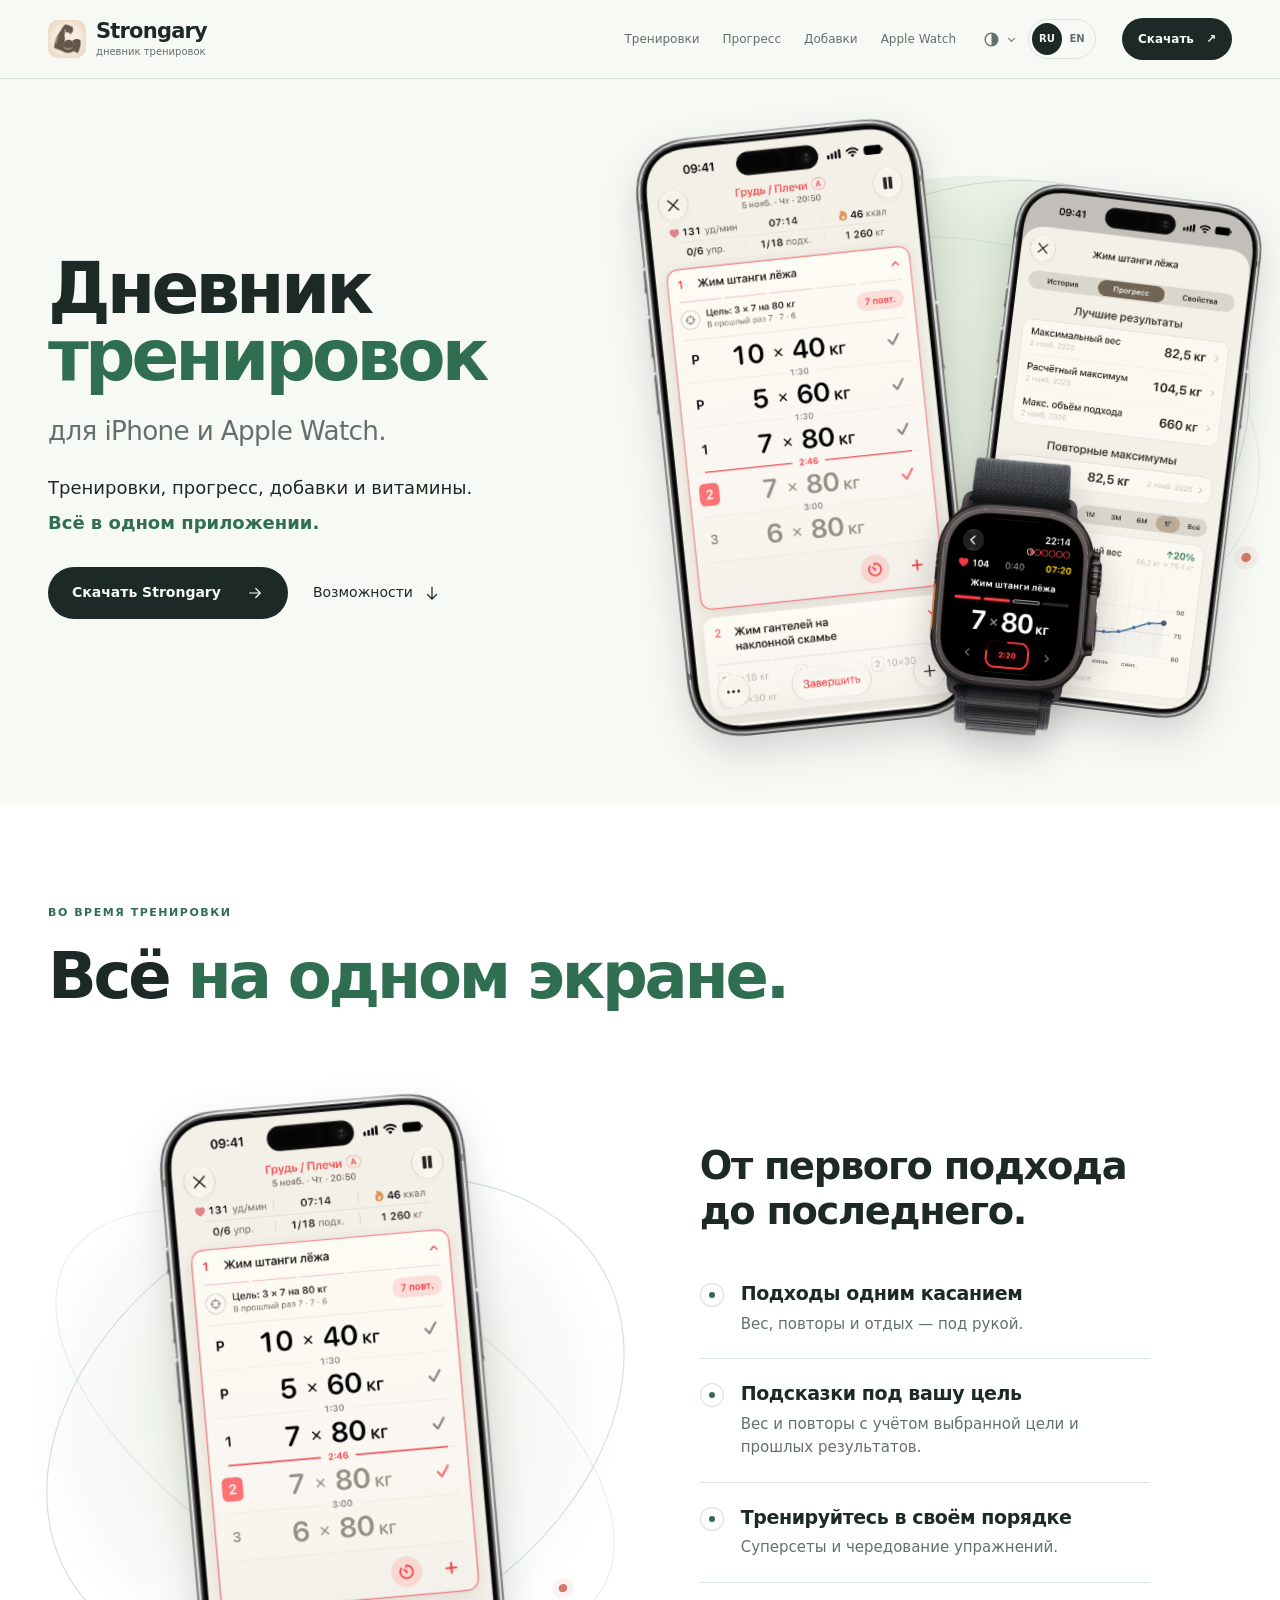
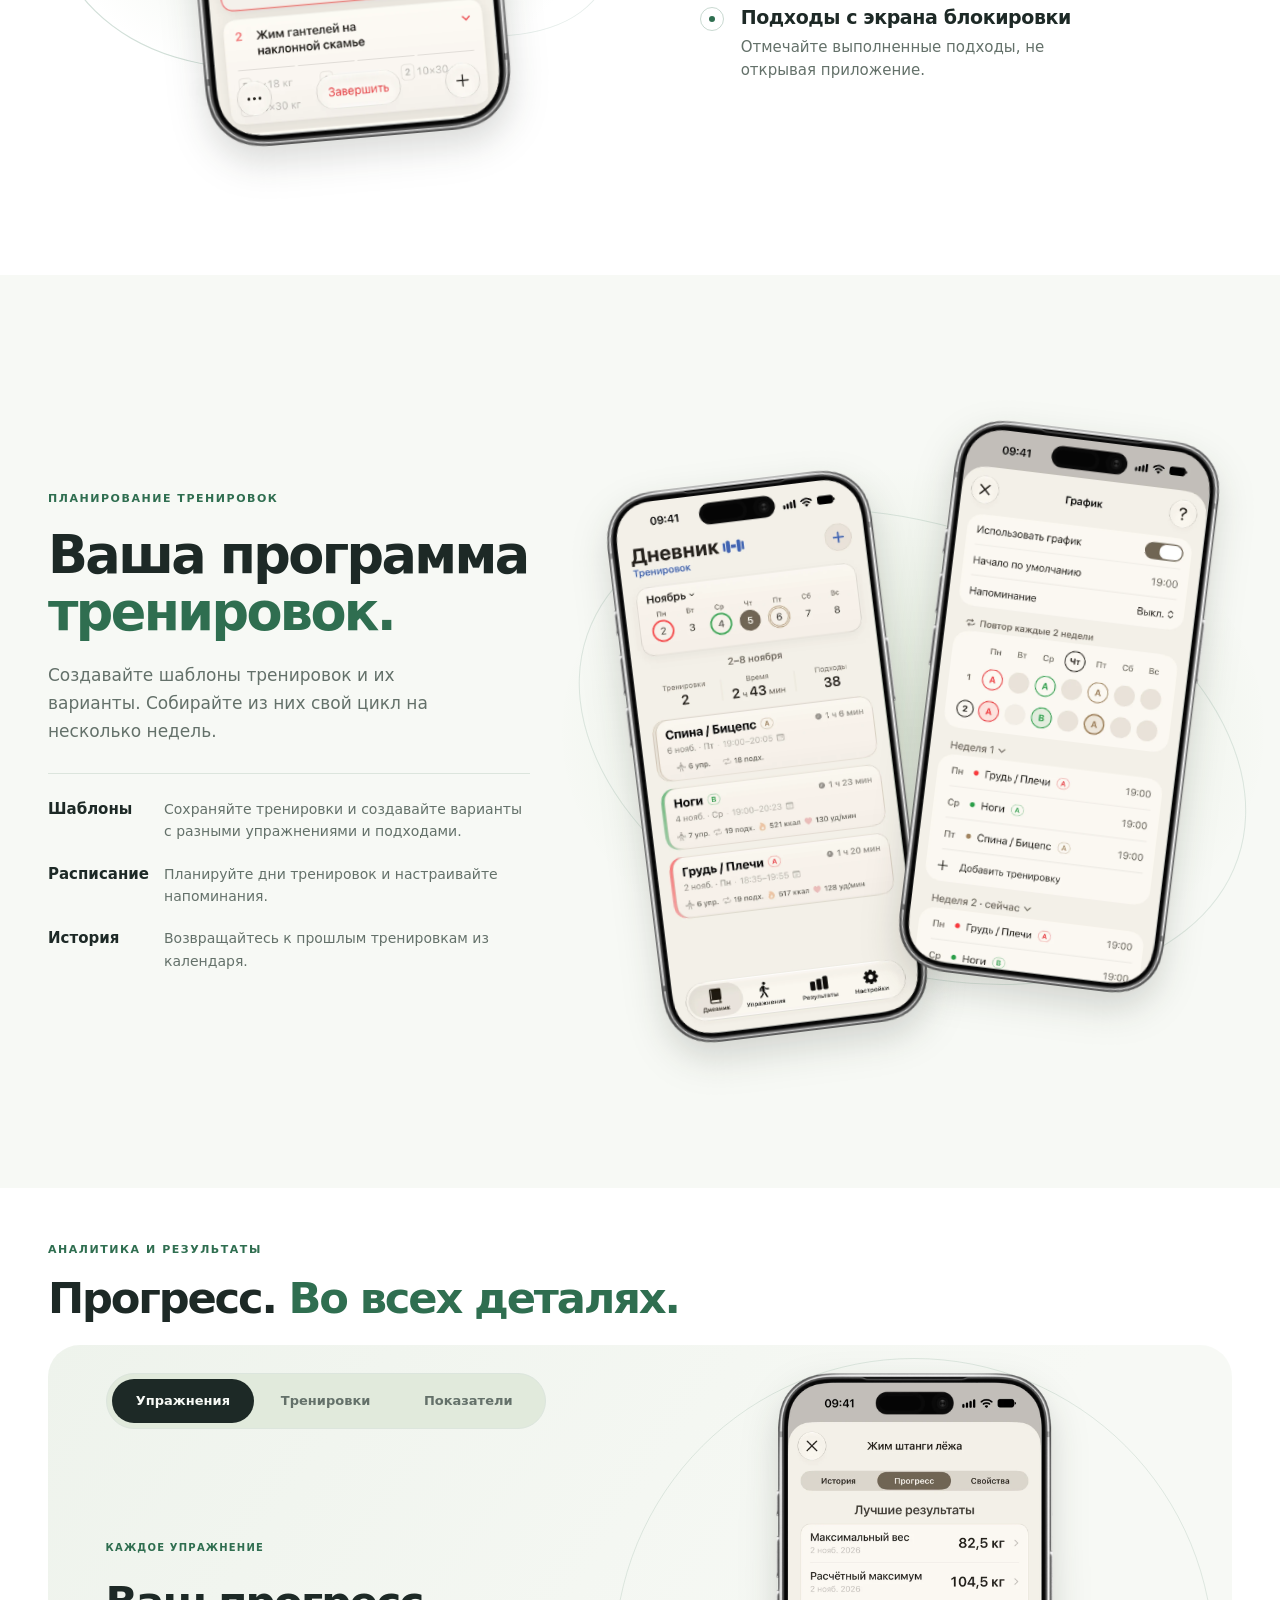
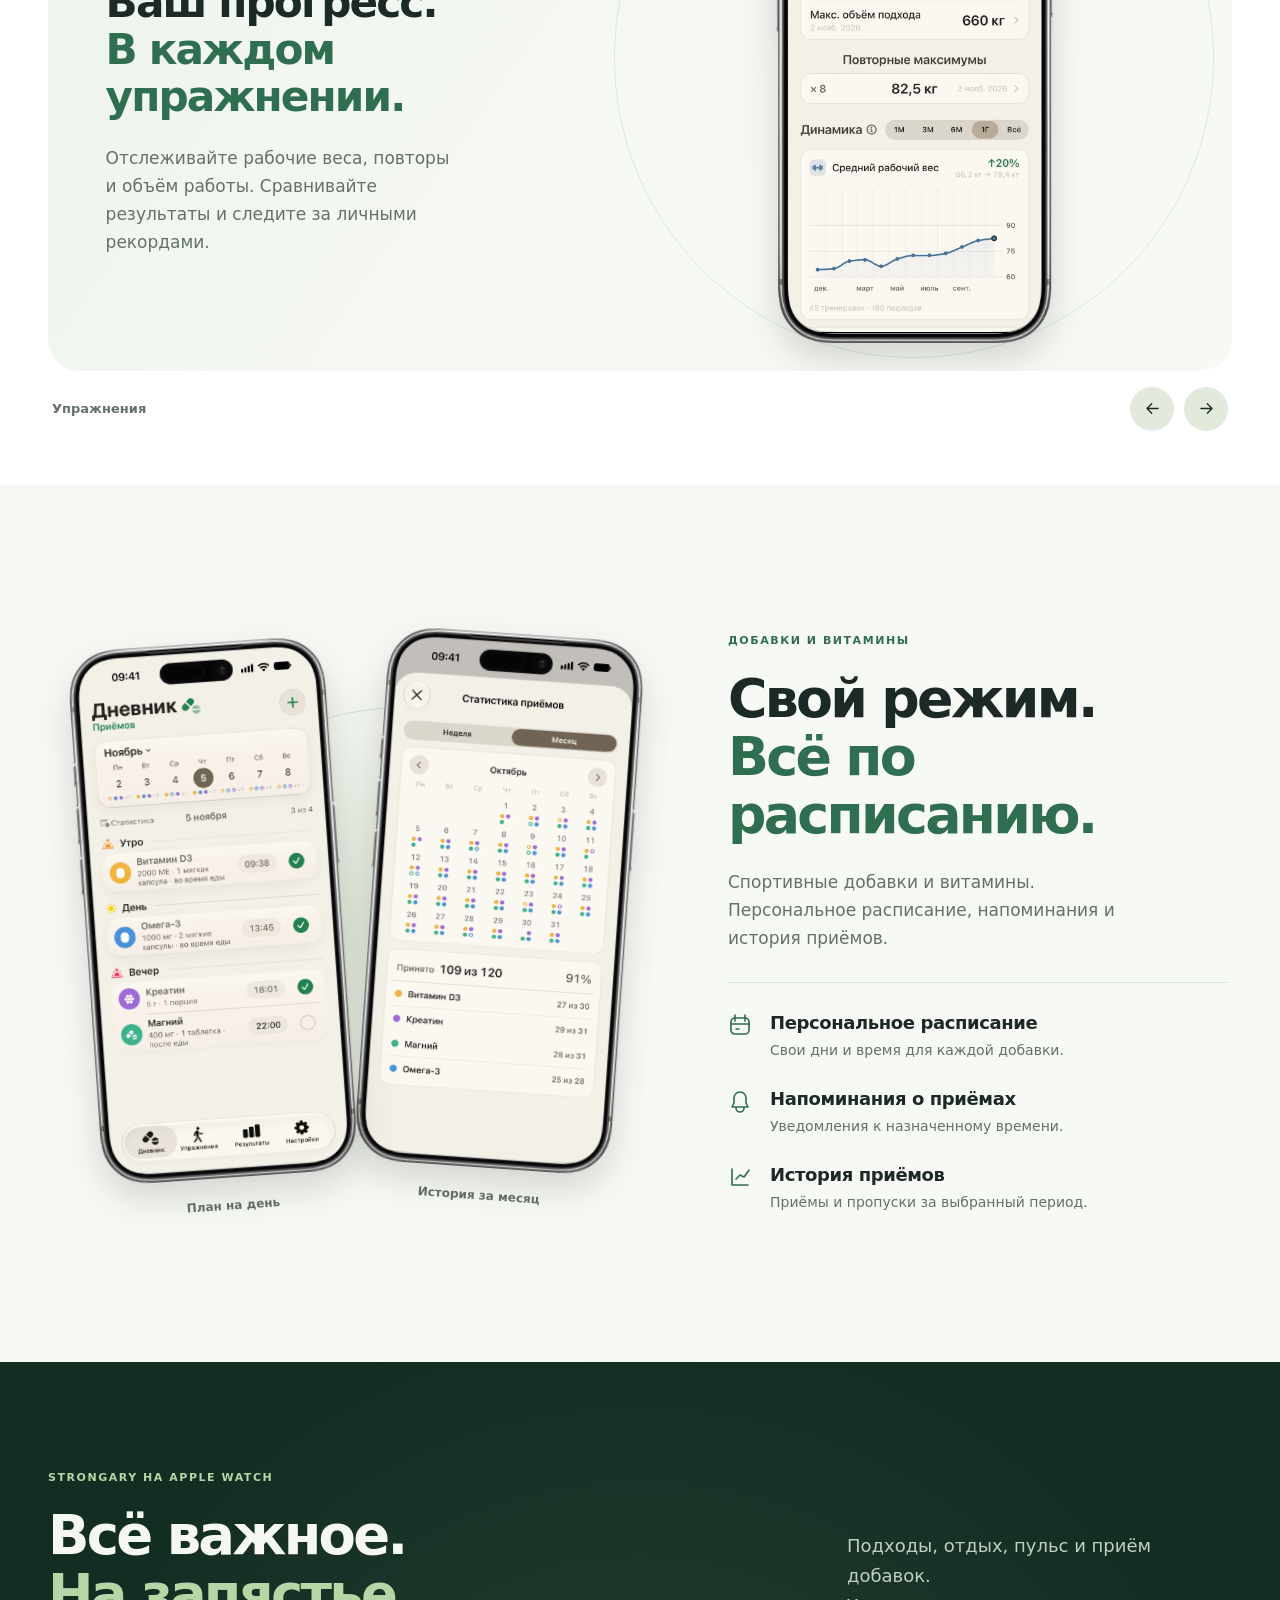
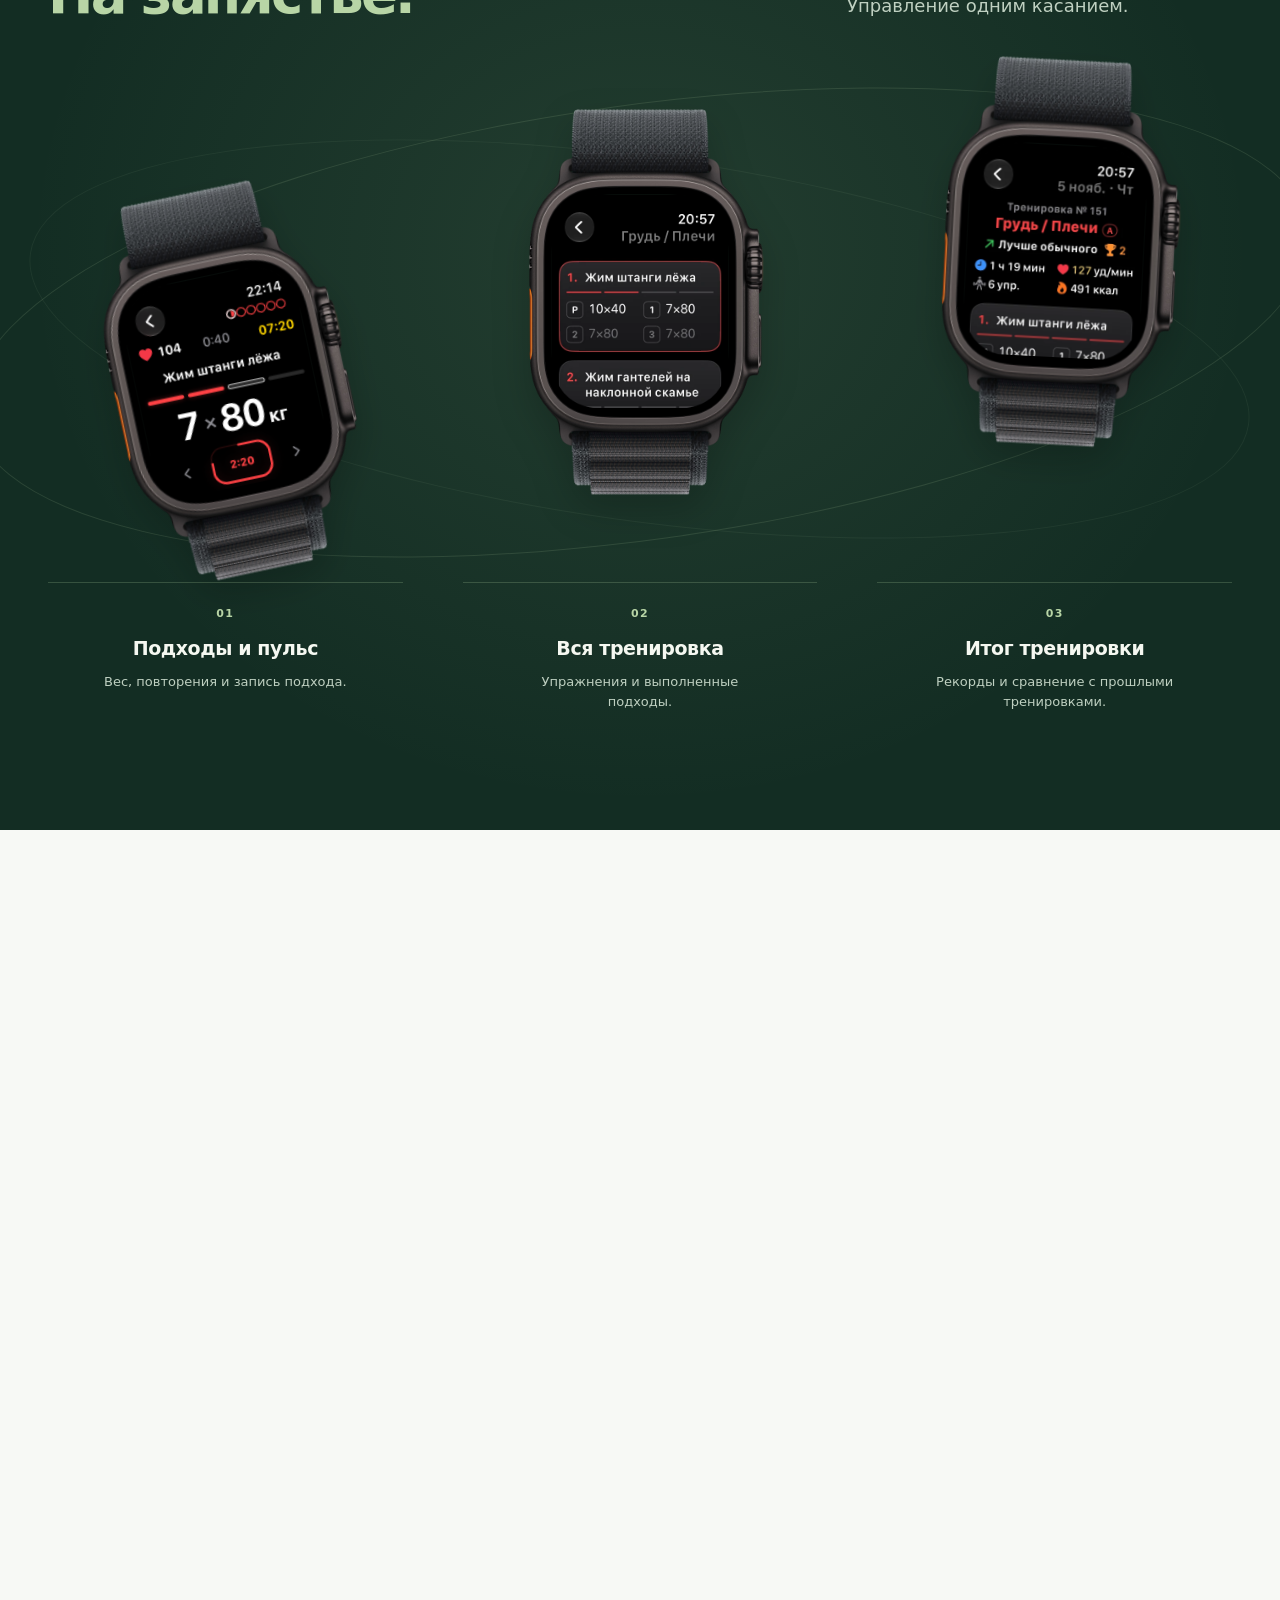
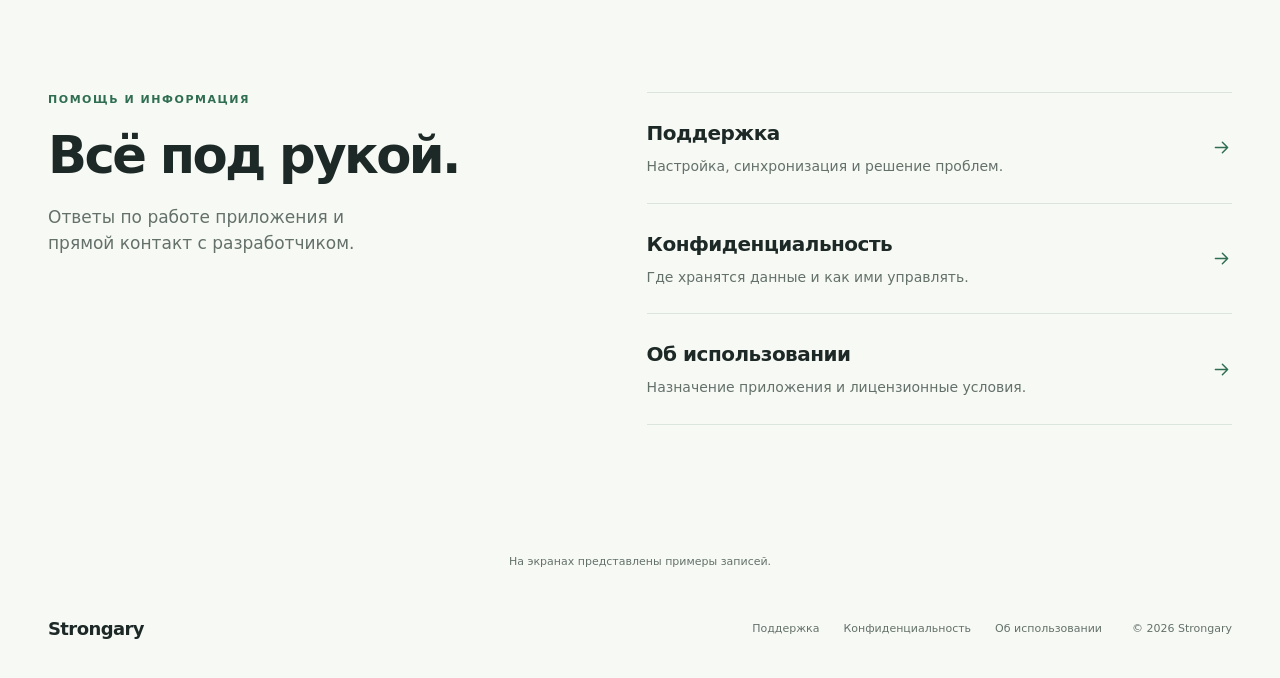
<file: index.html>
<!doctype html>
<html lang="ru">
<head>
<meta charset="utf-8">
<meta name="referrer" content="strict-origin-when-cross-origin"><meta name="viewport" content="width=device-width, initial-scale=1, viewport-fit=cover">
<title>Strongary — дневник тренировок, добавок и витаминов</title>
<meta name="description" content="Strongary — дневник тренировок для iPhone и Apple Watch. Планируйте тренировки, отмечайте подходы, следите за прогрессом и приёмом добавок.">
<meta name="theme-color" content="#f7f9f5">
<link rel="canonical" href="https://strongary.com/">
<link rel="alternate" hreflang="ru" href="https://strongary.com/">
<link rel="alternate" hreflang="en" href="https://strongary.com/en/">
<link rel="alternate" hreflang="x-default" href="https://strongary.com/">
<meta property="og:type" content="website">
<meta property="og:locale" content="ru_RU">
<meta property="og:url" content="https://strongary.com/">
<meta property="og:title" content="Strongary — дневник тренировок, добавок и витаминов">
<meta property="og:description" content="Вся тренировка на одном экране. Прогресс в деталях. Добавки по расписанию. Strongary для iPhone и Apple Watch.">
<meta property="og:image" content="https://strongary.com/social-preview.png">
<meta property="og:image:width" content="1200">
<meta property="og:image:height" content="630">
<meta name="twitter:card" content="summary_large_image">
<link rel="icon" href="/favicon.ico" sizes="16x16 32x32 48x48">
<link rel="icon" type="image/png" sizes="32x32" href="/favicon-32.png">
<link rel="apple-touch-icon" href="/apple-touch-icon.png">
<script src="/preferences.js?v=20261107-5"></script>
<link rel="preload" as="image" href="/assets/devices/iphone-17-pro-max.webp">
<link rel="stylesheet" href="/styles.css?v=20261107-5">
<script src="/site-config.js?v=20261107-5" defer></script>
<script src="/site.js?v=20261107-5" defer></script>

</head><body><svg class="svg-library" xmlns="http://www.w3.org/2000/svg" aria-hidden="true">
<symbol id="arrow" viewBox="0 0 24 24"><path d="M5 12h14m-6-6 6 6-6 6"/></symbol>
<symbol id="down" viewBox="0 0 24 24"><path d="M12 4v16m-6-6 6 6 6-6"/></symbol>
<symbol id="close" viewBox="0 0 24 24"><path d="m6 6 12 12M6 18 18 6"/></symbol>
<symbol id="calendar" viewBox="0 0 24 24"><rect x="3" y="5" width="18" height="16" rx="4"/><path d="M7 2v6m10-6v6M3 11h18m-13 5h3"/></symbol>
<symbol id="check" viewBox="0 0 24 24"><path d="m5 12 4 4L19 6"/></symbol>
<symbol id="chart" viewBox="0 0 24 24"><path d="M4 4v16h16M8 14l4-4 4 2 5-7"/></symbol>
<symbol id="bell" viewBox="0 0 24 24"><path d="M8 19a4 4 0 0 0 8 0M4 18h16l-2-4V9A6 6 0 0 0 6 9v5Z"/></symbol>
<symbol id="dumbbell-art" viewBox="0 0 48 48"><g transform="rotate(-32 24 24)" fill="currentColor"><rect x="2" y="21" width="44" height="6" rx="3"/><rect x="5" y="14" width="6" height="20" rx="2.5"/><rect x="11" y="8" width="8" height="32" rx="3"/><rect x="29" y="8" width="8" height="32" rx="3"/><rect x="37" y="14" width="6" height="20" rx="2.5"/></g></symbol>
<symbol id="capsules-art" viewBox="0 0 48 48"><g transform="rotate(35 24 24)"><rect x="13" y="3" width="22" height="42" rx="11" fill="none" stroke="currentColor" stroke-width="3"/><path d="M13 24h22v10a11 11 0 0 1-22 0Z" fill="currentColor"/><path d="M13 24h22" fill="none" stroke="currentColor" stroke-width="3"/></g></symbol>
<symbol id="theme-mixed" viewBox="0 0 24 24"><circle cx="12" cy="12" r="8"/><path d="M12 4a8 8 0 0 1 0 16Z" fill="currentColor" stroke="none"/></symbol>
<symbol id="theme-light" viewBox="0 0 24 24"><circle cx="12" cy="12" r="4"/><path d="M12 2v2m0 16v2M2 12h2m16 0h2M5 5l1.5 1.5m11 11L19 19M5 19l1.5-1.5m11-11L19 5"/></symbol>
<symbol id="theme-dark" viewBox="0 0 24 24"><path d="M20.5 13A8.5 8.5 0 0 1 11 3.5 8.5 8.5 0 1 0 20.5 13Z"/></symbol>
<symbol id="shield" viewBox="0 0 24 24"><path d="m12 3 8 3v6c0 4-5 8-8 9-3-1-8-5-8-9V6Z"/><path d="m8 12 3 3 5-6"/></symbol>
<symbol id="watch-outline" viewBox="0 0 24 24"><rect x="6" y="5" width="12" height="14" rx="4"/><path d="m8 5 1-4h6l1 4m-8 14 1 4h6l1-4m-6-10v3l2 1m5-4v4"/></symbol>
<symbol id="plus" viewBox="0 0 24 24"><path d="M12 5v14M5 12h14"/></symbol>
</svg><a class="skip-link" href="#main">К содержимому</a>
<header class="site-header"><div class="wrap header-inner">
<a class="brand" href="/" aria-label="Strongary — на главную"><img src="/icon.webp" width="38" height="38" alt=""><span class="brand-copy"><strong>Strongary</strong><small>дневник тренировок</small></span></a>
<nav class="main-nav" aria-label="Основная навигация"><a href="#training"><span>Тренировки</span></a><a href="#progress"><span>Прогресс</span></a><a href="#intakes"><span>Добавки</span></a><a href="#watch"><span>Apple Watch</span></a></nav>
<div class="header-preferences">
<details class="theme-picker"><summary aria-label="Тема сайта" title="Тема сайта"><svg class="icon" aria-hidden="true"><use data-theme-icon href="#theme-mixed"/></svg><span class="theme-label">Тема</span><span class="picker-chevron" aria-hidden="true"></span></summary><div class="theme-menu" role="group" aria-label="Оформление сайта"><p>Тема</p><button type="button" data-theme-choice="mixed" aria-pressed="true"><svg class="icon" aria-hidden="true"><use href="#theme-mixed"/></svg><span>Светлая и тёмная</span><svg class="icon theme-check" aria-hidden="true"><use href="#check"/></svg></button><button type="button" data-theme-choice="light" aria-pressed="false"><svg class="icon" aria-hidden="true"><use href="#theme-light"/></svg><span>Светлая</span><svg class="icon theme-check" aria-hidden="true"><use href="#check"/></svg></button><button type="button" data-theme-choice="dark" aria-pressed="false"><svg class="icon" aria-hidden="true"><use href="#theme-dark"/></svg><span>Тёмная</span><svg class="icon theme-check" aria-hidden="true"><use href="#check"/></svg></button></div></details>
<div class="language-picker" role="group" aria-label="Язык сайта"><a data-language="ru" href="/" lang="ru" aria-label="Русский" aria-current="true">RU</a><a data-language="en" href="/en/" lang="en" aria-label="English">EN</a></div>
</div><a class="nav-cta" aria-label="Скачать" href="#download"><span class="nav-cta-label">Скачать</span><span aria-hidden="true">↗</span></a>
</div><div class="reading-progress" aria-hidden="true"></div></header><main id="main">

<section class="hero" aria-labelledby="hero-title">
  <div class="hero-layout wrap">
    <div class="hero-copy">
      <h1 id="hero-title" class="hero-entry"><span>Дневник <em>тренировок</em></span> <span class="hero-result">для iPhone и Apple Watch.</span></h1>
      <div class="hero-description hero-entry"><p class="hero-lead">Тренировки, прогресс, добавки и витамины.<span class="hero-summary">Всё в одном приложении.</span></p></div>
      <div class="hero-actions hero-entry"><a class="button button-dark" href="#download">Скачать Strongary <svg class="icon" aria-hidden="true"><use href="#arrow"/></svg></a><a class="text-link" href="#training">Возможности <svg class="icon" aria-hidden="true"><use href="#down"/></svg></a></div>
    </div>
    <div class="hero-stage" aria-label="Strongary: тренировка, графики прогресса и Apple Watch">
      <div class="hero-backdrop" aria-hidden="true"><i></i><i></i><i></i></div>
      <div class="hero-device hero-device-progress"><a class="device-phone" href="/assets/screenshots/release/ru/iphone/progress.png" data-zoom aria-label="Увеличить: Графики рабочего веса и прогресса в упражнении"><img src="/assets/screenshots/release/ru/iphone/progress.webp" alt="Графики рабочего веса и прогресса в упражнении" width="804" height="1748" decoding="async"></a></div>
      <div class="hero-device hero-device-workout"><a class="device-phone" href="/assets/screenshots/release/ru/iphone/workout.png" data-zoom aria-label="Увеличить: Тренировка: вес, повторения и отметки подходов"><img src="/assets/screenshots/release/ru/iphone/workout.webp" alt="Тренировка: вес, повторения и отметки подходов" width="804" height="1748" fetchpriority="high" decoding="async"></a></div>
      <div class="hero-watch"><a class="device-watch" href="/assets/screenshots/release/ru/watch/set.png?v=20261106-4" data-zoom aria-label="Увеличить: Apple Watch: текущий подход, пульс и время"><img src="/assets/screenshots/release/ru/watch/set.webp?v=20261106-4" alt="Apple Watch: текущий подход, пульс и время" width="416" height="496" loading="lazy" decoding="async"></a></div>

    </div>
  </div>
</section>
<section class="training-section section-space" id="training" aria-labelledby="training-title">
  <div class="wrap">
    <div class="section-heading" data-reveal><div><p class="eyebrow">ВО ВРЕМЯ ТРЕНИРОВКИ</p><h2 id="training-title">Всё <span>на одном экране.</span></h2></div></div>
    <div class="training-showcase">
      <div class="training-visual" data-reveal="device" data-scroll-scene>
        <div class="device-orbit" aria-hidden="true"><i></i><i></i><i></i></div>
        <div class="training-phone"><a class="device-phone" href="/assets/screenshots/release/ru/iphone/workout.png" data-zoom aria-label="Увеличить: Экран тренировки: упражнения и подходы"><img src="/assets/screenshots/release/ru/iphone/workout.webp" alt="Экран тренировки: упражнения и подходы" width="804" height="1748" loading="lazy" decoding="async"></a></div>
      </div>
      <div class="training-details"><p class="feature-statement" data-reveal>От первого подхода <br>до последнего.</p><ul class="feature-list">
        <li data-reveal style="--reveal-delay:0ms"><span class="feature-mark" aria-hidden="true"></span><div><h3>Подходы одним касанием</h3><p>Вес, повторы и отдых — под рукой.</p></div></li>
        <li data-reveal style="--reveal-delay:65ms"><span class="feature-mark" aria-hidden="true"></span><div><h3>Подсказки под вашу цель</h3><p>Вес и повторы с учётом выбранной цели и прошлых результатов.</p></div></li>
        <li data-reveal style="--reveal-delay:130ms"><span class="feature-mark" aria-hidden="true"></span><div><h3>Тренируйтесь в своём порядке</h3><p>Суперсеты и чередование упражнений.</p></div></li>
      <li data-reveal style="--reveal-delay:195ms"><span class="feature-mark" aria-hidden="true"></span><div><h3>Подходы с экрана блокировки</h3><p>Отмечайте выполненные подходы, не открывая приложение.</p></div></li></ul></div>
    </div>
  </div>
</section>
<section class="plan-section" id="plan" aria-labelledby="plan-title">
  <div class="plan-card wrap">
    <div class="plan-copy"><div class="plan-heading" data-reveal><p class="eyebrow">ПЛАНИРОВАНИЕ ТРЕНИРОВОК</p><h2 id="plan-title">Ваша программа<br><span>тренировок.</span></h2><p class="section-intro">Создавайте шаблоны тренировок и их варианты. Собирайте из них свой цикл на несколько недель.</p></div><div class="plan-features" data-reveal><p><strong>Шаблоны</strong><span>Сохраняйте тренировки и создавайте варианты с разными упражнениями и подходами.</span></p><p><strong>Расписание</strong><span>Планируйте дни тренировок и настраивайте напоминания.</span></p><p><strong>История</strong><span>Возвращайтесь к прошлым тренировкам из календаря.</span></p></div></div>
    <div class="plan-visual" data-reveal="device" data-scroll-scene><div class="plan-phone"><a class="device-phone" href="/assets/screenshots/release/ru/iphone/diary.png" data-zoom aria-label="Увеличить: Дневник: календарь и история тренировок"><img src="/assets/screenshots/release/ru/iphone/diary.webp" alt="Дневник: календарь и история тренировок" width="804" height="1748" loading="lazy" decoding="async"></a></div><div class="plan-phone plan-phone-schedule"><a class="device-phone" href="/assets/screenshots/release/ru/iphone/schedule.png" data-zoom aria-label="Увеличить: Расписание тренировок и варианты шаблонов"><img src="/assets/screenshots/release/ru/iphone/schedule.webp" alt="Расписание тренировок и варианты шаблонов" width="804" height="1748" loading="lazy" decoding="async"></a></div></div>
  </div>
</section>
<section class="progress-section section-space" id="progress" aria-labelledby="progress-title">
  <div class="wrap">
    <div class="section-heading" data-reveal><div><p class="eyebrow">АНАЛИТИКА И РЕЗУЛЬТАТЫ</p><h2 id="progress-title">Прогресс. <span>Во всех деталях.</span></h2></div></div>
    <div class="progress-gallery" data-reveal="device">
      <div class="gallery-tabs" data-progress-tabs aria-label="Графики прогресса" hidden>
        <button type="button" id="tab-exercise" aria-controls="panel-exercise" aria-label="Упражнения">Упражнения</button>
        <button type="button" id="tab-overview" aria-controls="panel-overview" aria-label="Тренировки — сводка">Тренировки</button>
        <button type="button" id="tab-muscles" aria-controls="panel-muscles" aria-label="Показатели — вес, пульс и кардио">Показатели</button>
      </div>
      <div class="progress-explorer" data-progress-slides>
        <div class="progress-panel" id="panel-exercise" data-progress-panel>
          <div class="progress-panel-copy"><p class="panel-kicker">КАЖДОЕ УПРАЖНЕНИЕ</p><h3>Ваш прогресс.<br><span>В каждом упражнении.</span></h3><p>Отслеживайте рабочие веса, повторы и объём работы. Сравнивайте результаты и следите за личными рекордами.</p></div>
          <div class="progress-panel-visual"><div class="progress-phone"><a class="device-phone" href="/assets/screenshots/release/ru/iphone/progress.png" data-zoom aria-label="Увеличить: Прогресс упражнения: графики рабочего веса и объёма"><img src="/assets/screenshots/release/ru/iphone/progress.webp" alt="Прогресс упражнения: графики рабочего веса и объёма" width="804" height="1748" loading="lazy" decoding="async"></a></div></div>
        </div>
        <div class="progress-panel" id="panel-overview" data-progress-panel>
          <div class="progress-panel-copy"><p class="panel-kicker">СВОДКА ТРЕНИРОВОК</p><h3>Вся картина<br><span>ваших тренировок.</span></h3><p>Регулярность тренировок и рабочие подходы по группам мышц. Изменения нагрузки и объёма за выбранный период.</p></div>
          <div class="progress-panel-visual"><div class="progress-phone"><a class="device-phone" href="/assets/screenshots/release/ru/iphone/results.png" data-zoom aria-label="Увеличить: Сводка результатов: тренировки и группы мышц"><img src="/assets/screenshots/release/ru/iphone/results.webp" alt="Сводка результатов: тренировки и группы мышц" width="804" height="1748" loading="lazy" decoding="async"></a></div></div>
        </div>
        <div class="progress-panel" id="panel-muscles" data-progress-panel>
          <div class="progress-panel-copy"><p class="panel-kicker">БОЛЬШЕ О ВАШЕМ ПРОГРЕССЕ</p><h3>Вес. Пульс. Кардио.<br><span>История изменений.</span></h3><p>Вес тела, пульс, кардио и приёмы добавок — на том же экране «Результаты». Выбирайте период и следите за изменениями.</p></div>
          <div class="progress-panel-visual"><div class="progress-phone"><a class="device-phone" href="/assets/screenshots/release/ru/iphone/body.png" data-zoom aria-label="Увеличить: Результаты: вес, пульс, приёмы добавок и кардио"><img src="/assets/screenshots/release/ru/iphone/body.webp" alt="Результаты: вес, пульс, приёмы добавок и кардио" width="804" height="1748" loading="lazy" decoding="async"></a></div></div>
        </div>
      </div>
      <div class="gallery-controls" data-gallery-controls hidden>
        <p class="gallery-caption" data-gallery-caption aria-live="polite" aria-atomic="true">Упражнения</p>
        <div class="gallery-arrows"><button type="button" data-gallery-prev aria-label="Предыдущий слайд"><svg class="icon" aria-hidden="true"><use href="#arrow"/></svg></button><button type="button" data-gallery-next aria-label="Следующий слайд"><svg class="icon" aria-hidden="true"><use href="#arrow"/></svg></button></div>
      </div>
    </div>
  </div>
</section>
<section class="intakes-section section-space" id="intakes" aria-labelledby="intakes-title">
  <div class="intakes-layout wrap">
    <div class="intakes-stage intakes-pair" data-parallax data-reveal="device">
      <div class="intakes-backdrop" aria-hidden="true"></div>
      <figure class="intake-phone intake-phone-day"><a class="device-phone" href="/assets/screenshots/release/ru/iphone/supplements.png" data-zoom aria-label="Увеличить: Добавки и витамины: приёмы утром и вечером"><img src="/assets/screenshots/release/ru/iphone/supplements.webp" alt="Добавки и витамины: приёмы утром и вечером" width="804" height="1748" loading="lazy" decoding="async"></a><figcaption>План на день</figcaption></figure>
      <figure class="intake-phone intake-phone-stats"><a class="device-phone" href="/assets/screenshots/release/ru/iphone/supplement-month.png" data-zoom aria-label="Увеличить: Статистика приёмов добавок и витаминов за месяц"><img src="/assets/screenshots/release/ru/iphone/supplement-month.webp" alt="Статистика приёмов добавок и витаминов за месяц" width="804" height="1748" loading="lazy" decoding="async"></a><figcaption>История за месяц</figcaption></figure>
    </div>
    <div class="intakes-copy">
      <div class="intakes-heading" data-reveal><p class="eyebrow">ДОБАВКИ И ВИТАМИНЫ</p><h2 id="intakes-title">Свой режим.<br><span>Всё по расписанию.</span></h2><p class="section-intro">Спортивные добавки и витамины. Персональное расписание, напоминания и история приёмов.</p></div>
      <div class="intakes-highlights"><article data-reveal><svg class="icon" aria-hidden="true"><use href="#calendar"/></svg><h3>Персональное расписание</h3><p>Свои дни и время для каждой добавки.</p></article><article data-reveal><svg class="icon" aria-hidden="true"><use href="#bell"/></svg><h3>Напоминания о приёмах</h3><p>Уведомления к назначенному времени.</p></article><article data-reveal><svg class="icon" aria-hidden="true"><use href="#chart"/></svg><h3>История приёмов</h3><p>Приёмы и пропуски за выбранный период.</p></article></div>
    </div>
  </div>
</section>
<section class="watch-section section-space" id="watch" aria-labelledby="watch-title">
  <div class="wrap">
    <div class="section-heading" data-reveal><div><p class="eyebrow">STRONGARY НА APPLE WATCH</p><h2 id="watch-title">Всё важное.<br><span>На запястье.</span></h2></div><p class="section-intro">Подходы, отдых, пульс и приём добавок.<br>Управление одним касанием.</p></div>
    <div class="watch-devices" data-scroll-scene>
      <figure data-reveal="device"><a class="device-watch" href="/assets/screenshots/release/ru/watch/set.png?v=20261106-4" data-zoom aria-label="Увеличить: Apple Watch: выполнение подхода и показатели тренировки"><img src="/assets/screenshots/release/ru/watch/set.webp?v=20261106-4" alt="Apple Watch: выполнение подхода и показатели тренировки" width="416" height="496" loading="lazy" decoding="async"></a><figcaption><span class="watch-step" aria-hidden="true">01</span><h3>Подходы и пульс</h3><p>Вес, повторения и запись подхода.</p></figcaption></figure>
      <figure data-reveal="device"><a class="device-watch" href="/assets/screenshots/release/ru/watch/list.png" data-zoom aria-label="Увеличить: Apple Watch: список упражнений текущей тренировки"><img src="/assets/screenshots/release/ru/watch/list.webp" alt="Apple Watch: список упражнений текущей тренировки" width="416" height="496" loading="lazy" decoding="async"></a><figcaption><span class="watch-step" aria-hidden="true">02</span><h3>Вся тренировка</h3><p>Упражнения и выполненные подходы.</p></figcaption></figure>
      <figure data-reveal="device"><a class="device-watch" href="/assets/screenshots/release/ru/watch/summary.png" data-zoom aria-label="Увеличить: Apple Watch: итог завершённой тренировки"><img src="/assets/screenshots/release/ru/watch/summary.webp" alt="Apple Watch: итог завершённой тренировки" width="416" height="496" loading="lazy" decoding="async"></a><figcaption><span class="watch-step" aria-hidden="true">03</span><h3>Итог тренировки</h3><p>Рекорды и сравнение с прошлыми тренировками.</p></figcaption></figure>
    </div>
  </div>
</section>
<section class="download-section section-space" id="download" aria-labelledby="download-title"><div class="download-card wrap" data-reveal><div class="download-copy"><p class="eyebrow">STRONGARY ДЛЯ IPHONE И APPLE WATCH</p><h2 id="download-title">Ваша следующая<br><span>тренировка — здесь.</span></h2><p class="release-description">Планируйте. Тренируйтесь. Отслеживайте прогресс.</p><div class="download-action"><a class="button button-light" href="/support.html#install" data-app-store>Установка и поддержка <svg class="icon" aria-hidden="true"><use href="#arrow"/></svg></a></div><p class="download-note">iOS 18.6+ · watchOS 11+</p></div><div class="download-brand" aria-hidden="true"><img src="/icon.webp" width="160" height="160" alt="" loading="lazy"><strong>Strongary</strong><span>iPhone + Apple Watch</span></div></div></section>
<section class="help-bridge section-space wrap" aria-labelledby="help-title"><div><p class="eyebrow">ПОМОЩЬ И ИНФОРМАЦИЯ</p><h2 id="help-title">Всё под рукой.</h2><p>Ответы по работе приложения и прямой контакт с разработчиком.</p></div><nav class="service-links" aria-label="Поддержка и документы"><a href="/support.html"><div><h3>Поддержка</h3><p>Настройка, синхронизация и решение проблем.</p></div><svg class="icon" aria-hidden="true"><use href="#arrow"/></svg></a><a href="/privacy.html"><div><h3>Конфиденциальность</h3><p>Где хранятся данные и как ими управлять.</p></div><svg class="icon" aria-hidden="true"><use href="#arrow"/></svg></a><a href="/terms.html"><div><h3>Об использовании</h3><p>Назначение приложения и лицензионные условия.</p></div><svg class="icon" aria-hidden="true"><use href="#arrow"/></svg></a></nav></section>
<p class="screens-note wrap">На экранах представлены примеры записей.</p>
</main><footer class="site-footer wrap"><span class="brand">Strongary</span><nav aria-label="Ссылки внизу страницы"><a href="/support.html">Поддержка</a><a href="/privacy.html">Конфиденциальность</a><a href="/terms.html">Об использовании</a></nav><small>© 2026 Strongary</small></footer><dialog class="zoom-dialog" id="zoom-dialog" aria-label="Скриншот приложения"><div class="zoom-toolbar"><p id="zoom-caption"></p><button class="zoom-close" type="button" aria-label="Закрыть скриншот"><svg class="icon" aria-hidden="true"><use href="#close"/></svg></button></div><div class="zoom-image-wrap"><img id="zoom-image" alt=""></div></dialog></body></html>
</file>
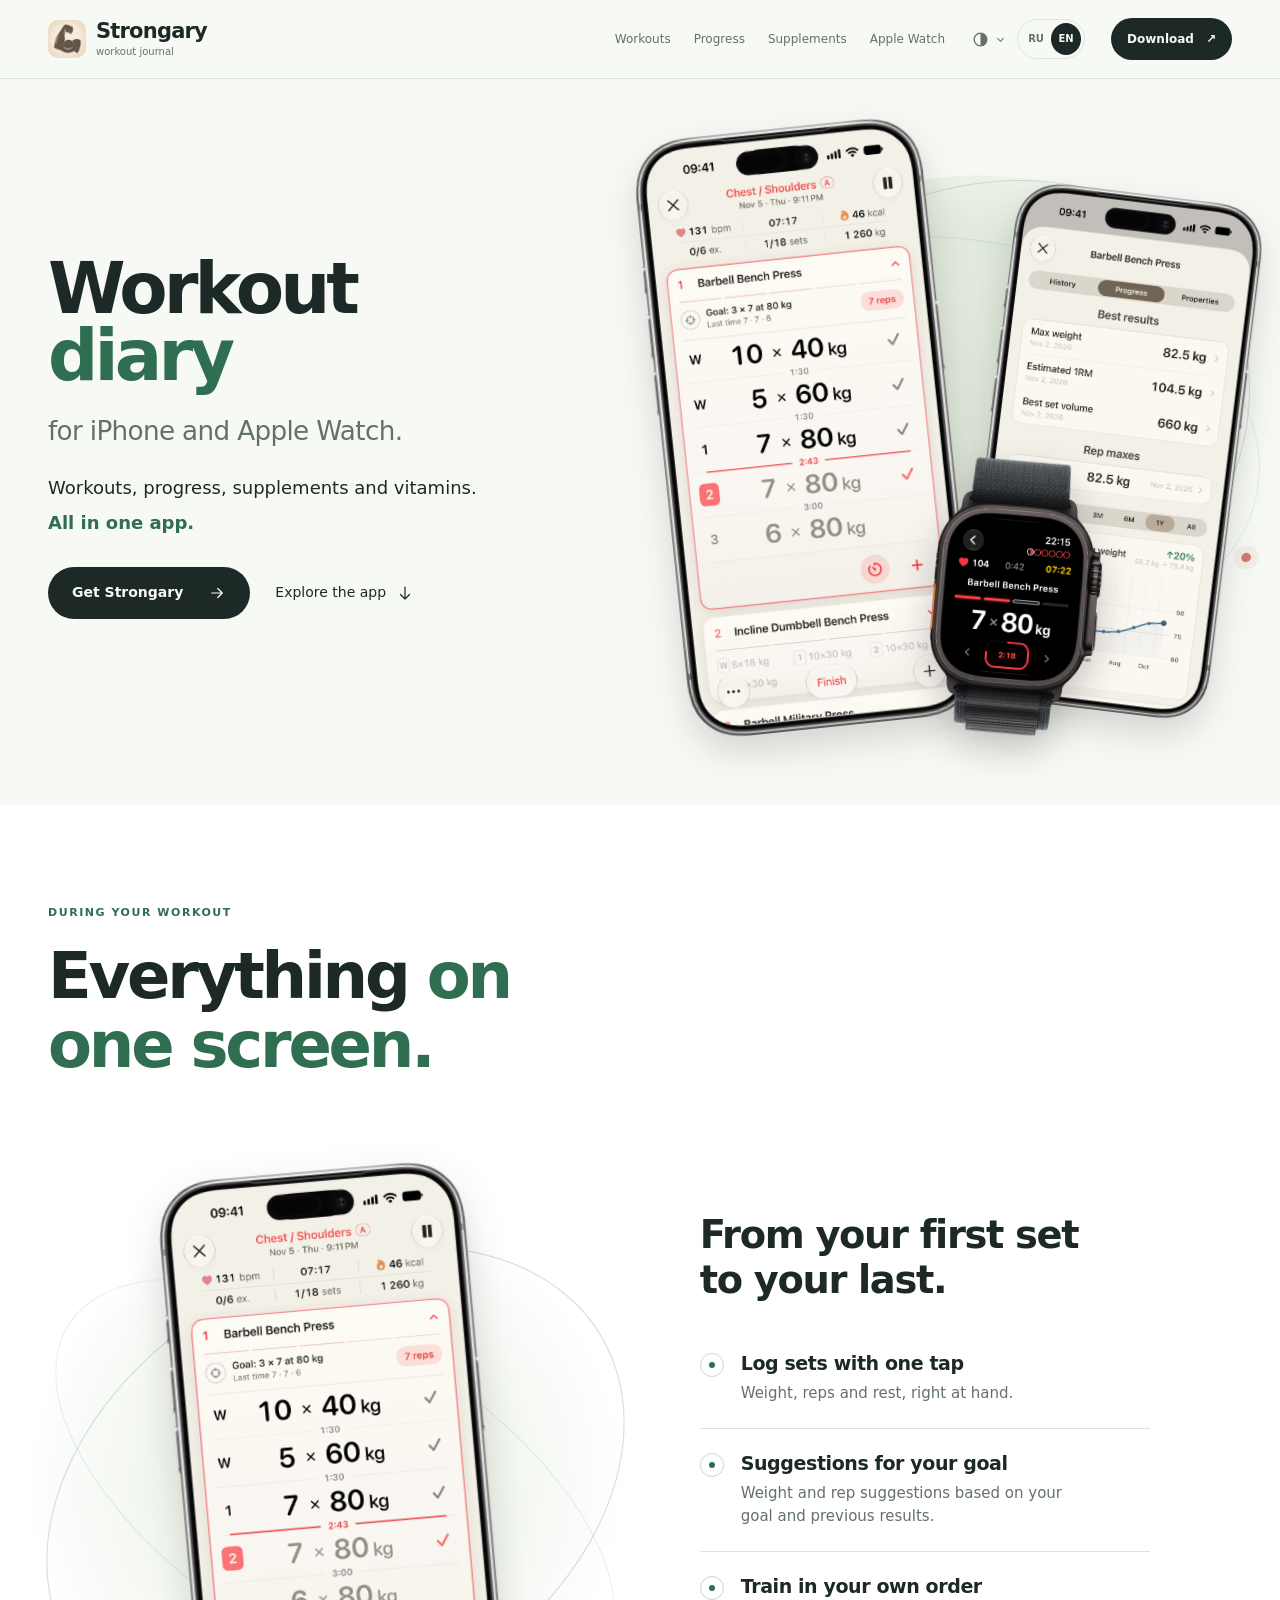
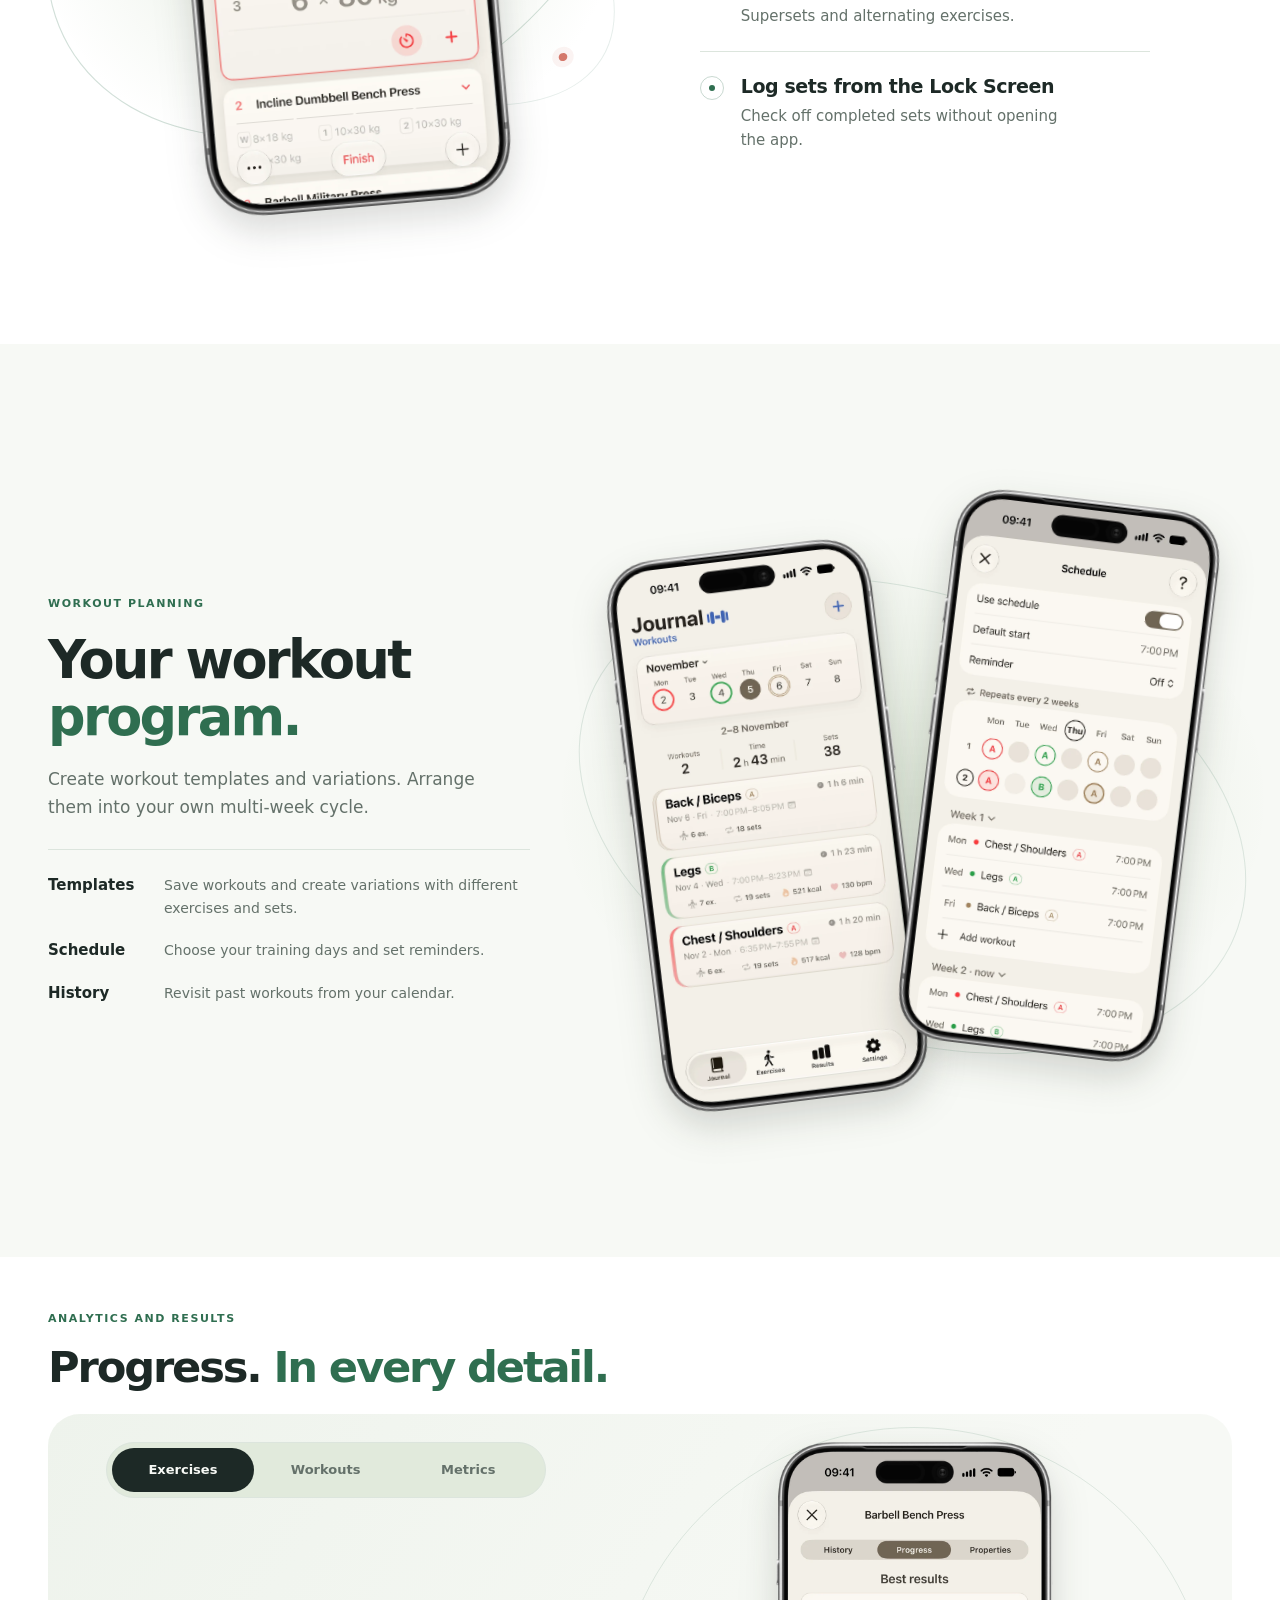
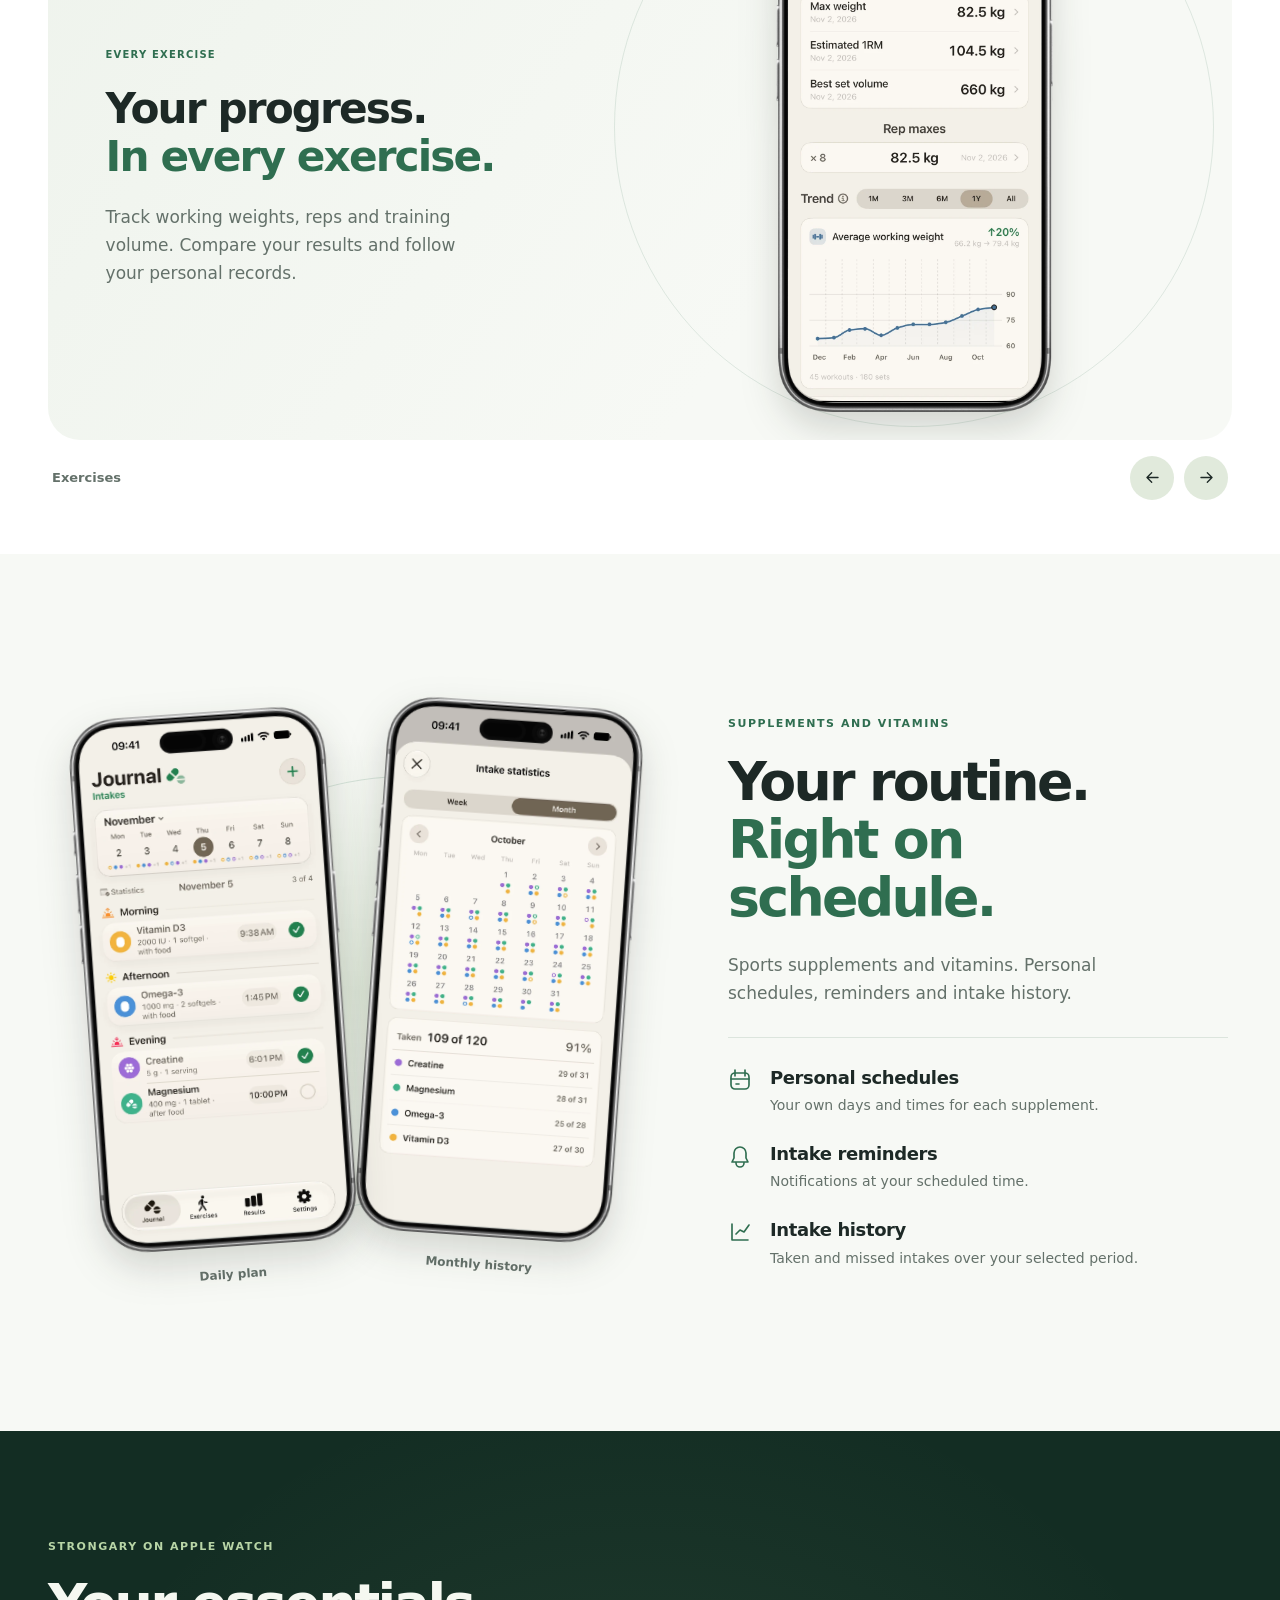
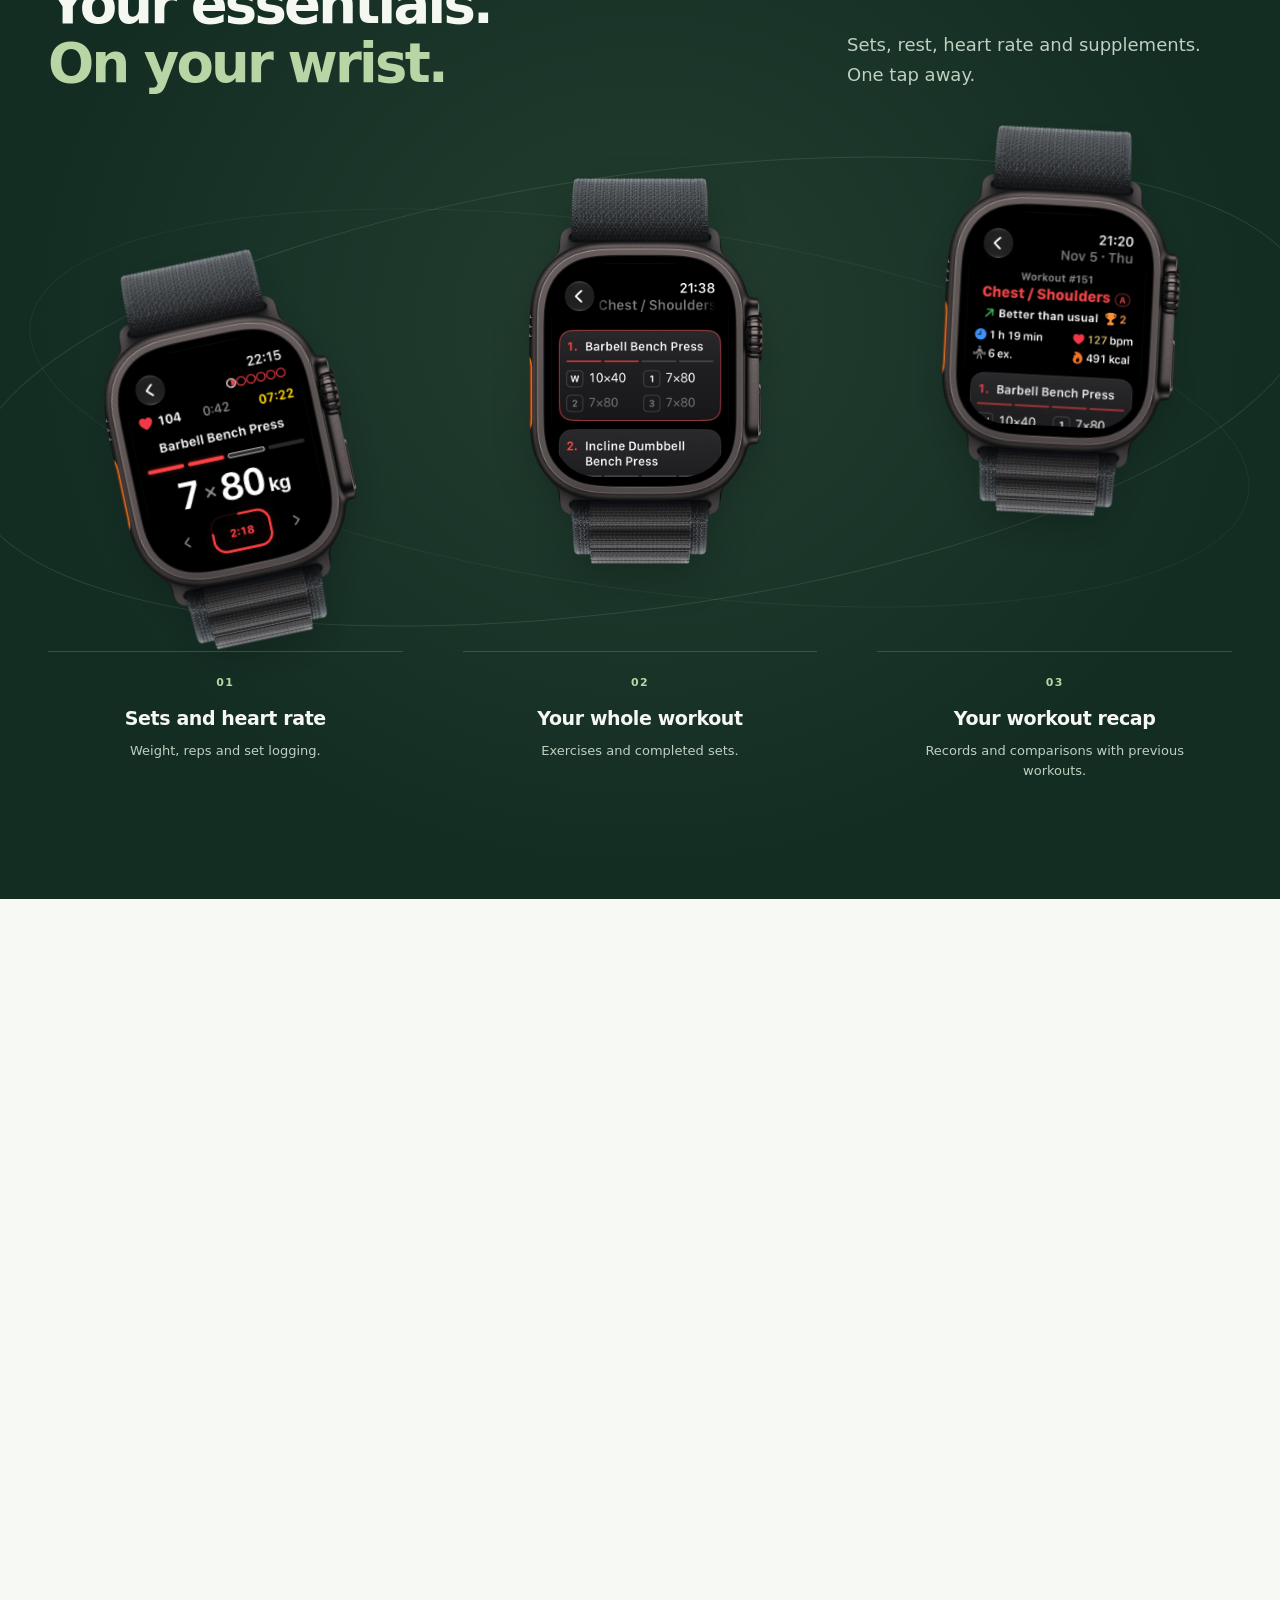
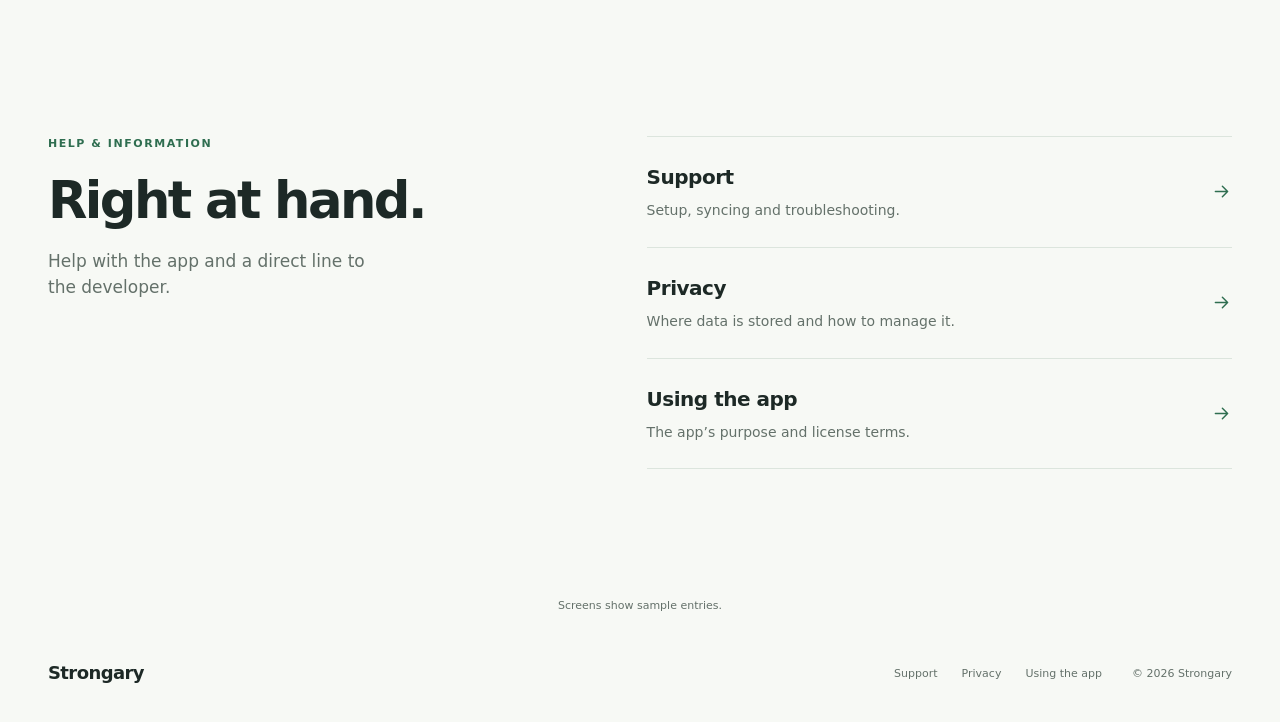
<file: en/index.html>
<!doctype html>
<html lang="en">
<head>
<meta charset="utf-8">
<meta name="referrer" content="strict-origin-when-cross-origin"><meta name="viewport" content="width=device-width, initial-scale=1, viewport-fit=cover">
<title>Strongary — workout, supplement and vitamin diary</title>
<meta name="description" content="Strongary is a workout journal for iPhone and Apple Watch. Plan workouts, log sets, track progress and keep up with your supplements.">
<meta name="theme-color" content="#f7f9f5">
<link rel="canonical" href="https://strongary.com/en/">
<link rel="alternate" hreflang="ru" href="https://strongary.com/">
<link rel="alternate" hreflang="en" href="https://strongary.com/en/">
<link rel="alternate" hreflang="x-default" href="https://strongary.com/">
<meta property="og:type" content="website">
<meta property="og:locale" content="en_US">
<meta property="og:url" content="https://strongary.com/en/">
<meta property="og:title" content="Strongary — workout, supplement and vitamin diary">
<meta property="og:description" content="Your whole workout on one screen. Progress in detail. Supplements on schedule. Strongary for iPhone and Apple Watch.">
<meta property="og:image" content="https://strongary.com/social-preview-en.png">
<meta property="og:image:width" content="1200">
<meta property="og:image:height" content="630">
<meta name="twitter:card" content="summary_large_image">
<link rel="icon" href="/favicon.ico" sizes="16x16 32x32 48x48">
<link rel="icon" type="image/png" sizes="32x32" href="/favicon-32.png">
<link rel="apple-touch-icon" href="/apple-touch-icon.png">
<script src="/preferences.js?v=20261107-5"></script>
<link rel="preload" as="image" href="/assets/devices/iphone-17-pro-max.webp">
<link rel="stylesheet" href="/styles.css?v=20261107-5">
<script src="/site-config.js?v=20261107-5" defer></script>
<script src="/site.js?v=20261107-5" defer></script>

</head><body><svg class="svg-library" xmlns="http://www.w3.org/2000/svg" aria-hidden="true">
<symbol id="arrow" viewBox="0 0 24 24"><path d="M5 12h14m-6-6 6 6-6 6"/></symbol>
<symbol id="down" viewBox="0 0 24 24"><path d="M12 4v16m-6-6 6 6 6-6"/></symbol>
<symbol id="close" viewBox="0 0 24 24"><path d="m6 6 12 12M6 18 18 6"/></symbol>
<symbol id="calendar" viewBox="0 0 24 24"><rect x="3" y="5" width="18" height="16" rx="4"/><path d="M7 2v6m10-6v6M3 11h18m-13 5h3"/></symbol>
<symbol id="check" viewBox="0 0 24 24"><path d="m5 12 4 4L19 6"/></symbol>
<symbol id="chart" viewBox="0 0 24 24"><path d="M4 4v16h16M8 14l4-4 4 2 5-7"/></symbol>
<symbol id="bell" viewBox="0 0 24 24"><path d="M8 19a4 4 0 0 0 8 0M4 18h16l-2-4V9A6 6 0 0 0 6 9v5Z"/></symbol>
<symbol id="dumbbell-art" viewBox="0 0 48 48"><g transform="rotate(-32 24 24)" fill="currentColor"><rect x="2" y="21" width="44" height="6" rx="3"/><rect x="5" y="14" width="6" height="20" rx="2.5"/><rect x="11" y="8" width="8" height="32" rx="3"/><rect x="29" y="8" width="8" height="32" rx="3"/><rect x="37" y="14" width="6" height="20" rx="2.5"/></g></symbol>
<symbol id="capsules-art" viewBox="0 0 48 48"><g transform="rotate(35 24 24)"><rect x="13" y="3" width="22" height="42" rx="11" fill="none" stroke="currentColor" stroke-width="3"/><path d="M13 24h22v10a11 11 0 0 1-22 0Z" fill="currentColor"/><path d="M13 24h22" fill="none" stroke="currentColor" stroke-width="3"/></g></symbol>
<symbol id="theme-mixed" viewBox="0 0 24 24"><circle cx="12" cy="12" r="8"/><path d="M12 4a8 8 0 0 1 0 16Z" fill="currentColor" stroke="none"/></symbol>
<symbol id="theme-light" viewBox="0 0 24 24"><circle cx="12" cy="12" r="4"/><path d="M12 2v2m0 16v2M2 12h2m16 0h2M5 5l1.5 1.5m11 11L19 19M5 19l1.5-1.5m11-11L19 5"/></symbol>
<symbol id="theme-dark" viewBox="0 0 24 24"><path d="M20.5 13A8.5 8.5 0 0 1 11 3.5 8.5 8.5 0 1 0 20.5 13Z"/></symbol>
<symbol id="shield" viewBox="0 0 24 24"><path d="m12 3 8 3v6c0 4-5 8-8 9-3-1-8-5-8-9V6Z"/><path d="m8 12 3 3 5-6"/></symbol>
<symbol id="watch-outline" viewBox="0 0 24 24"><rect x="6" y="5" width="12" height="14" rx="4"/><path d="m8 5 1-4h6l1 4m-8 14 1 4h6l1-4m-6-10v3l2 1m5-4v4"/></symbol>
<symbol id="plus" viewBox="0 0 24 24"><path d="M12 5v14M5 12h14"/></symbol>
</svg><a class="skip-link" href="#main">Skip to content</a>
<header class="site-header"><div class="wrap header-inner">
<a class="brand" href="/en/" aria-label="Strongary — home"><img src="/icon.webp" width="38" height="38" alt=""><span class="brand-copy"><strong>Strongary</strong><small>workout journal</small></span></a>
<nav class="main-nav" aria-label="Main navigation"><a href="#training"><span>Workouts</span></a><a href="#progress"><span>Progress</span></a><a href="#intakes"><span>Supplements</span></a><a href="#watch"><span>Apple Watch</span></a></nav>
<div class="header-preferences">
<details class="theme-picker"><summary aria-label="Site theme" title="Site theme"><svg class="icon" aria-hidden="true"><use data-theme-icon href="#theme-mixed"/></svg><span class="theme-label">Theme</span><span class="picker-chevron" aria-hidden="true"></span></summary><div class="theme-menu" role="group" aria-label="Website appearance"><p>Theme</p><button type="button" data-theme-choice="mixed" aria-pressed="true"><svg class="icon" aria-hidden="true"><use href="#theme-mixed"/></svg><span>Light & dark</span><svg class="icon theme-check" aria-hidden="true"><use href="#check"/></svg></button><button type="button" data-theme-choice="light" aria-pressed="false"><svg class="icon" aria-hidden="true"><use href="#theme-light"/></svg><span>Light</span><svg class="icon theme-check" aria-hidden="true"><use href="#check"/></svg></button><button type="button" data-theme-choice="dark" aria-pressed="false"><svg class="icon" aria-hidden="true"><use href="#theme-dark"/></svg><span>Dark</span><svg class="icon theme-check" aria-hidden="true"><use href="#check"/></svg></button></div></details>
<div class="language-picker" role="group" aria-label="Site language"><a data-language="ru" href="/" lang="ru" aria-label="Russian">RU</a><a data-language="en" href="/en/" lang="en" aria-label="English" aria-current="true">EN</a></div>
</div><a class="nav-cta" aria-label="Download" href="#download"><span class="nav-cta-label">Download</span><span aria-hidden="true">↗</span></a>
</div><div class="reading-progress" aria-hidden="true"></div></header><main id="main">

<section class="hero" aria-labelledby="hero-title">
  <div class="hero-layout wrap">
    <div class="hero-copy">
      <h1 id="hero-title" class="hero-entry"><span>Workout <em>diary</em></span> <span class="hero-result">for iPhone and Apple Watch.</span></h1>
      <div class="hero-description hero-entry"><p class="hero-lead">Workouts, progress, supplements and vitamins.<span class="hero-summary">All in one app.</span></p></div>
      <div class="hero-actions hero-entry"><a class="button button-dark" href="#download">Get Strongary <svg class="icon" aria-hidden="true"><use href="#arrow"/></svg></a><a class="text-link" href="#training">Explore the app <svg class="icon" aria-hidden="true"><use href="#down"/></svg></a></div>
    </div>
    <div class="hero-stage" aria-label="Strongary: a workout, progress charts and Apple Watch">
      <div class="hero-backdrop" aria-hidden="true"><i></i><i></i><i></i></div>
      <div class="hero-device hero-device-progress"><a class="device-phone" href="/assets/screenshots/release/en/iphone/progress.png" data-zoom aria-label="Enlarge: Charts of working weight and exercise progress"><img src="/assets/screenshots/release/en/iphone/progress.webp" alt="Charts of working weight and exercise progress" width="804" height="1748" decoding="async"></a></div>
      <div class="hero-device hero-device-workout"><a class="device-phone" href="/assets/screenshots/release/en/iphone/workout.png" data-zoom aria-label="Enlarge: Workout: weight, reps and completed sets"><img src="/assets/screenshots/release/en/iphone/workout.webp" alt="Workout: weight, reps and completed sets" width="804" height="1748" fetchpriority="high" decoding="async"></a></div>
      <div class="hero-watch"><a class="device-watch" href="/assets/screenshots/release/en/watch/set.png?v=20261106-4" data-zoom aria-label="Enlarge: Apple Watch: current set, heart rate and time"><img src="/assets/screenshots/release/en/watch/set.webp?v=20261106-4" alt="Apple Watch: current set, heart rate and time" width="416" height="496" loading="lazy" decoding="async"></a></div>

    </div>
  </div>
</section>
<section class="training-section section-space" id="training" aria-labelledby="training-title">
  <div class="wrap">
    <div class="section-heading" data-reveal><div><p class="eyebrow">DURING YOUR WORKOUT</p><h2 id="training-title">Everything <span>on one screen.</span></h2></div></div>
    <div class="training-showcase">
      <div class="training-visual" data-reveal="device" data-scroll-scene>
        <div class="device-orbit" aria-hidden="true"><i></i><i></i><i></i></div>
        <div class="training-phone"><a class="device-phone" href="/assets/screenshots/release/en/iphone/workout.png" data-zoom aria-label="Enlarge: Workout screen: exercises and sets"><img src="/assets/screenshots/release/en/iphone/workout.webp" alt="Workout screen: exercises and sets" width="804" height="1748" loading="lazy" decoding="async"></a></div>
      </div>
      <div class="training-details"><p class="feature-statement" data-reveal>From your first set <br>to your last.</p><ul class="feature-list">
        <li data-reveal style="--reveal-delay:0ms"><span class="feature-mark" aria-hidden="true"></span><div><h3>Log sets with one tap</h3><p>Weight, reps and rest, right at hand.</p></div></li>
        <li data-reveal style="--reveal-delay:65ms"><span class="feature-mark" aria-hidden="true"></span><div><h3>Suggestions for your goal</h3><p>Weight and rep suggestions based on your goal and previous results.</p></div></li>
        <li data-reveal style="--reveal-delay:130ms"><span class="feature-mark" aria-hidden="true"></span><div><h3>Train in your own order</h3><p>Supersets and alternating exercises.</p></div></li>
      <li data-reveal style="--reveal-delay:195ms"><span class="feature-mark" aria-hidden="true"></span><div><h3>Log sets from the Lock Screen</h3><p>Check off completed sets without opening the app.</p></div></li></ul></div>
    </div>
  </div>
</section>
<section class="plan-section" id="plan" aria-labelledby="plan-title">
  <div class="plan-card wrap">
    <div class="plan-copy"><div class="plan-heading" data-reveal><p class="eyebrow">WORKOUT PLANNING</p><h2 id="plan-title">Your workout<br><span>program.</span></h2><p class="section-intro">Create workout templates and variations. Arrange them into your own multi-week cycle.</p></div><div class="plan-features" data-reveal><p><strong>Templates</strong><span>Save workouts and create variations with different exercises and sets.</span></p><p><strong>Schedule</strong><span>Choose your training days and set reminders.</span></p><p><strong>History</strong><span>Revisit past workouts from your calendar.</span></p></div></div>
    <div class="plan-visual" data-reveal="device" data-scroll-scene><div class="plan-phone"><a class="device-phone" href="/assets/screenshots/release/en/iphone/diary.png" data-zoom aria-label="Enlarge: Diary: calendar and workout history"><img src="/assets/screenshots/release/en/iphone/diary.webp" alt="Diary: calendar and workout history" width="804" height="1748" loading="lazy" decoding="async"></a></div><div class="plan-phone plan-phone-schedule"><a class="device-phone" href="/assets/screenshots/release/en/iphone/schedule.png" data-zoom aria-label="Enlarge: Workout schedule and template variations"><img src="/assets/screenshots/release/en/iphone/schedule.webp" alt="Workout schedule and template variations" width="804" height="1748" loading="lazy" decoding="async"></a></div></div>
  </div>
</section>
<section class="progress-section section-space" id="progress" aria-labelledby="progress-title">
  <div class="wrap">
    <div class="section-heading" data-reveal><div><p class="eyebrow">ANALYTICS AND RESULTS</p><h2 id="progress-title">Progress. <span>In every detail.</span></h2></div></div>
    <div class="progress-gallery" data-reveal="device">
      <div class="gallery-tabs" data-progress-tabs aria-label="Progress charts" hidden>
        <button type="button" id="tab-exercise" aria-controls="panel-exercise" aria-label="Exercises">Exercises</button>
        <button type="button" id="tab-overview" aria-controls="panel-overview" aria-label="Workouts — overview">Workouts</button>
        <button type="button" id="tab-muscles" aria-controls="panel-muscles" aria-label="Metrics — weight, heart rate and cardio">Metrics</button>
      </div>
      <div class="progress-explorer" data-progress-slides>
        <div class="progress-panel" id="panel-exercise" data-progress-panel>
          <div class="progress-panel-copy"><p class="panel-kicker">EVERY EXERCISE</p><h3>Your progress.<br><span>In every exercise.</span></h3><p>Track working weights, reps and training volume. Compare your results and follow your personal records.</p></div>
          <div class="progress-panel-visual"><div class="progress-phone"><a class="device-phone" href="/assets/screenshots/release/en/iphone/progress.png" data-zoom aria-label="Enlarge: Exercise progress: working weight and volume charts"><img src="/assets/screenshots/release/en/iphone/progress.webp" alt="Exercise progress: working weight and volume charts" width="804" height="1748" loading="lazy" decoding="async"></a></div></div>
        </div>
        <div class="progress-panel" id="panel-overview" data-progress-panel>
          <div class="progress-panel-copy"><p class="panel-kicker">WORKOUT OVERVIEW</p><h3>The full picture<br><span>of your training.</span></h3><p>Workout consistency and working sets by muscle group. Changes in load and volume over your selected period.</p></div>
          <div class="progress-panel-visual"><div class="progress-phone"><a class="device-phone" href="/assets/screenshots/release/en/iphone/results.png" data-zoom aria-label="Enlarge: Results overview for workouts and muscle groups"><img src="/assets/screenshots/release/en/iphone/results.webp" alt="Results overview: workouts and muscle groups" width="804" height="1748" loading="lazy" decoding="async"></a></div></div>
        </div>
        <div class="progress-panel" id="panel-muscles" data-progress-panel>
          <div class="progress-panel-copy"><p class="panel-kicker">MORE ABOUT YOUR PROGRESS</p><h3>Weight. Heart rate. Cardio.<br><span>A history of change.</span></h3><p>Body weight, heart rate, cardio and supplement intakes, all on the same Results screen. Choose a period and follow the changes.</p></div>
          <div class="progress-panel-visual"><div class="progress-phone"><a class="device-phone" href="/assets/screenshots/release/en/iphone/body.png" data-zoom aria-label="Enlarge: Results for weight, heart rate, supplements and cardio"><img src="/assets/screenshots/release/en/iphone/body.webp" alt="Results: weight, heart rate, supplements and cardio" width="804" height="1748" loading="lazy" decoding="async"></a></div></div>
        </div>
      </div>
      <div class="gallery-controls" data-gallery-controls hidden>
        <p class="gallery-caption" data-gallery-caption aria-live="polite" aria-atomic="true">Exercises</p>
        <div class="gallery-arrows"><button type="button" data-gallery-prev aria-label="Previous slide"><svg class="icon" aria-hidden="true"><use href="#arrow"/></svg></button><button type="button" data-gallery-next aria-label="Next slide"><svg class="icon" aria-hidden="true"><use href="#arrow"/></svg></button></div>
      </div>
    </div>
  </div>
</section>
<section class="intakes-section section-space" id="intakes" aria-labelledby="intakes-title">
  <div class="intakes-layout wrap">
    <div class="intakes-stage intakes-pair" data-parallax data-reveal="device">
      <div class="intakes-backdrop" aria-hidden="true"></div>
      <figure class="intake-phone intake-phone-day"><a class="device-phone" href="/assets/screenshots/release/en/iphone/supplements.png" data-zoom aria-label="Enlarge: Supplements and vitamins: morning and evening intakes"><img src="/assets/screenshots/release/en/iphone/supplements.webp" alt="Supplements and vitamins: morning and evening intakes" width="804" height="1748" loading="lazy" decoding="async"></a><figcaption>Daily plan</figcaption></figure>
      <figure class="intake-phone intake-phone-stats"><a class="device-phone" href="/assets/screenshots/release/en/iphone/supplement-month.png" data-zoom aria-label="Enlarge: Monthly intake history for supplements and vitamins"><img src="/assets/screenshots/release/en/iphone/supplement-month.webp" alt="Monthly intake history for supplements and vitamins" width="804" height="1748" loading="lazy" decoding="async"></a><figcaption>Monthly history</figcaption></figure>
    </div>
    <div class="intakes-copy">
      <div class="intakes-heading" data-reveal><p class="eyebrow">SUPPLEMENTS AND VITAMINS</p><h2 id="intakes-title">Your routine.<br><span>Right on schedule.</span></h2><p class="section-intro">Sports supplements and vitamins. Personal schedules, reminders and intake history.</p></div>
      <div class="intakes-highlights"><article data-reveal><svg class="icon" aria-hidden="true"><use href="#calendar"/></svg><h3>Personal schedules</h3><p>Your own days and times for each supplement.</p></article><article data-reveal><svg class="icon" aria-hidden="true"><use href="#bell"/></svg><h3>Intake reminders</h3><p>Notifications at your scheduled time.</p></article><article data-reveal><svg class="icon" aria-hidden="true"><use href="#chart"/></svg><h3>Intake history</h3><p>Taken and missed intakes over your selected period.</p></article></div>
    </div>
  </div>
</section>
<section class="watch-section section-space" id="watch" aria-labelledby="watch-title">
  <div class="wrap">
    <div class="section-heading" data-reveal><div><p class="eyebrow">STRONGARY ON APPLE WATCH</p><h2 id="watch-title">Your essentials.<br><span>On your wrist.</span></h2></div><p class="section-intro">Sets, rest, heart rate and supplements.<br>One tap away.</p></div>
    <div class="watch-devices" data-scroll-scene>
      <figure data-reveal="device"><a class="device-watch" href="/assets/screenshots/release/en/watch/set.png?v=20261106-4" data-zoom aria-label="Enlarge: Apple Watch: logging a set and workout metrics"><img src="/assets/screenshots/release/en/watch/set.webp?v=20261106-4" alt="Apple Watch: logging a set and workout metrics" width="416" height="496" loading="lazy" decoding="async"></a><figcaption><span class="watch-step" aria-hidden="true">01</span><h3>Sets and heart rate</h3><p>Weight, reps and set logging.</p></figcaption></figure>
      <figure data-reveal="device"><a class="device-watch" href="/assets/screenshots/release/en/watch/list.png" data-zoom aria-label="Enlarge: Apple Watch: exercise list for the current workout"><img src="/assets/screenshots/release/en/watch/list.webp" alt="Apple Watch: exercise list for the current workout" width="416" height="496" loading="lazy" decoding="async"></a><figcaption><span class="watch-step" aria-hidden="true">02</span><h3>Your whole workout</h3><p>Exercises and completed sets.</p></figcaption></figure>
      <figure data-reveal="device"><a class="device-watch" href="/assets/screenshots/release/en/watch/summary.png" data-zoom aria-label="Enlarge: Apple Watch completed workout summary"><img src="/assets/screenshots/release/en/watch/summary.webp" alt="Apple Watch: completed workout summary" width="416" height="496" loading="lazy" decoding="async"></a><figcaption><span class="watch-step" aria-hidden="true">03</span><h3>Your workout recap</h3><p>Records and comparisons with previous workouts.</p></figcaption></figure>
    </div>
  </div>
</section>
<section class="download-section section-space" id="download" aria-labelledby="download-title"><div class="download-card wrap" data-reveal><div class="download-copy"><p class="eyebrow">STRONGARY FOR IPHONE AND APPLE WATCH</p><h2 id="download-title">Your next<br><span>workout starts here.</span></h2><p class="release-description">Plan. Train. Track your progress.</p><div class="download-action"><a class="button button-light" href="/en/support.html#install" data-app-store>Installation and support <svg class="icon" aria-hidden="true"><use href="#arrow"/></svg></a></div><p class="download-note">iOS 18.6+ · watchOS 11+</p></div><div class="download-brand" aria-hidden="true"><img src="/icon.webp" width="160" height="160" alt="" loading="lazy"><strong>Strongary</strong><span>iPhone + Apple Watch</span></div></div></section>
<section class="help-bridge section-space wrap" aria-labelledby="help-title"><div><p class="eyebrow">HELP & INFORMATION</p><h2 id="help-title">Right at hand.</h2><p>Help with the app and a direct line to the developer.</p></div><nav class="service-links" aria-label="Support and documents"><a href="/en/support.html"><div><h3>Support</h3><p>Setup, syncing and troubleshooting.</p></div><svg class="icon" aria-hidden="true"><use href="#arrow"/></svg></a><a href="/en/privacy.html"><div><h3>Privacy</h3><p>Where data is stored and how to manage it.</p></div><svg class="icon" aria-hidden="true"><use href="#arrow"/></svg></a><a href="/en/terms.html"><div><h3>Using the app</h3><p>The app’s purpose and license terms.</p></div><svg class="icon" aria-hidden="true"><use href="#arrow"/></svg></a></nav></section>
<p class="screens-note wrap">Screens show sample entries.</p>
</main><footer class="site-footer wrap"><span class="brand">Strongary</span><nav aria-label="Footer links"><a href="/en/support.html">Support</a><a href="/en/privacy.html">Privacy</a><a href="/en/terms.html">Using the app</a></nav><small>© 2026 Strongary</small></footer><dialog class="zoom-dialog" id="zoom-dialog" aria-label="App screenshot"><div class="zoom-toolbar"><p id="zoom-caption"></p><button class="zoom-close" type="button" aria-label="Close screenshot"><svg class="icon" aria-hidden="true"><use href="#close"/></svg></button></div><div class="zoom-image-wrap"><img id="zoom-image" alt=""></div></dialog></body></html>
</file>
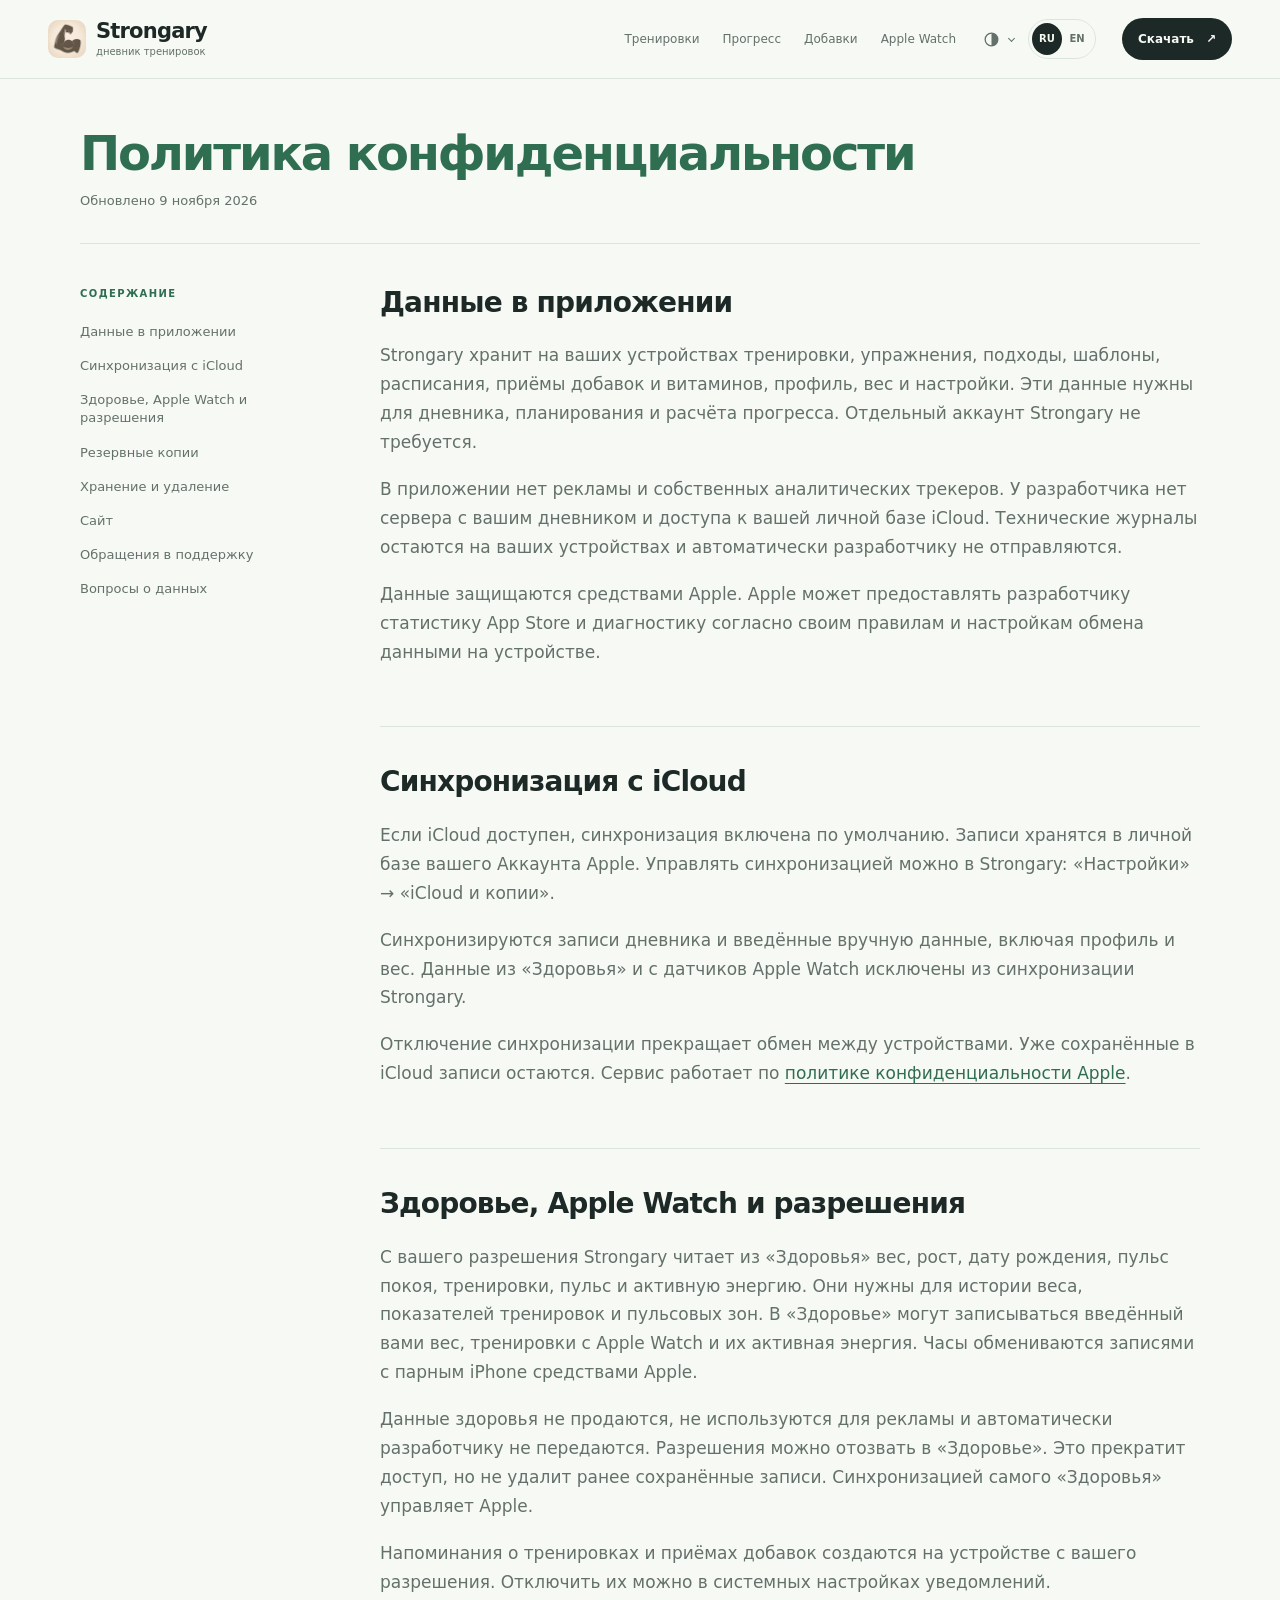
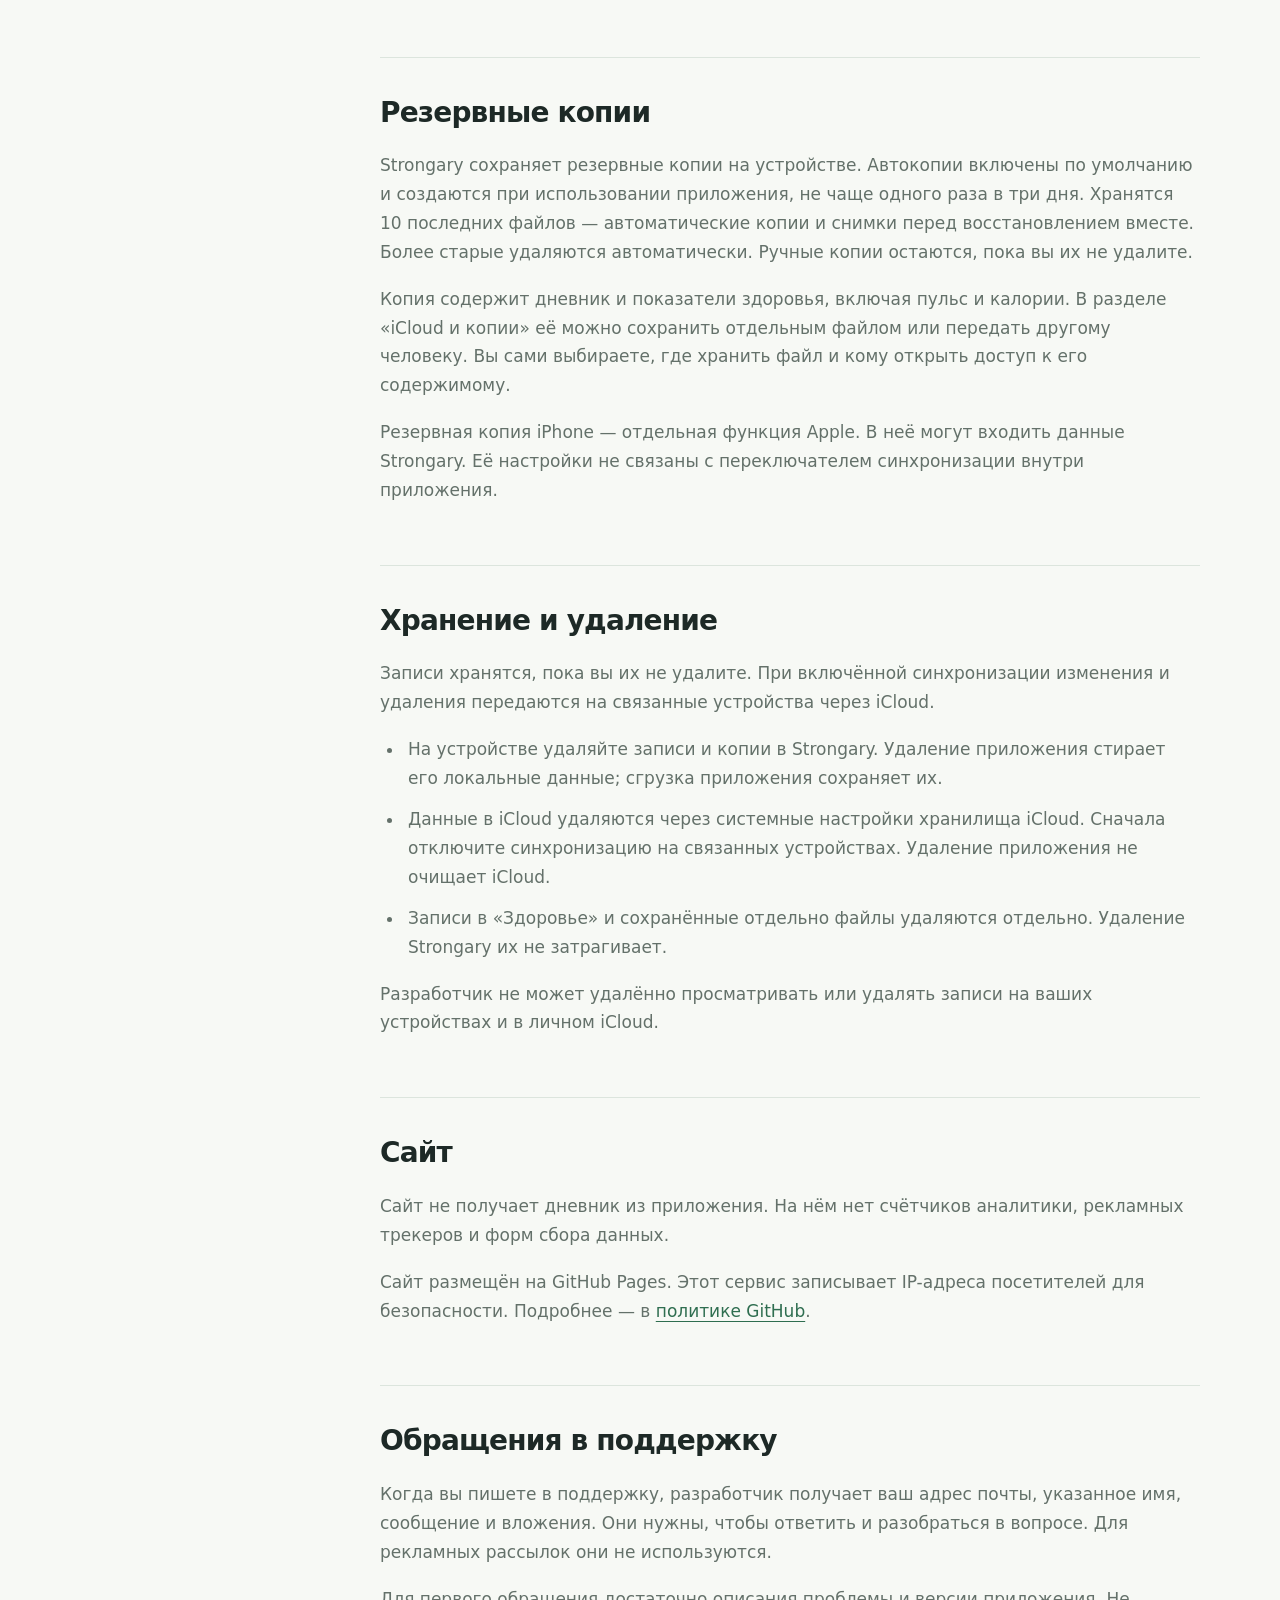
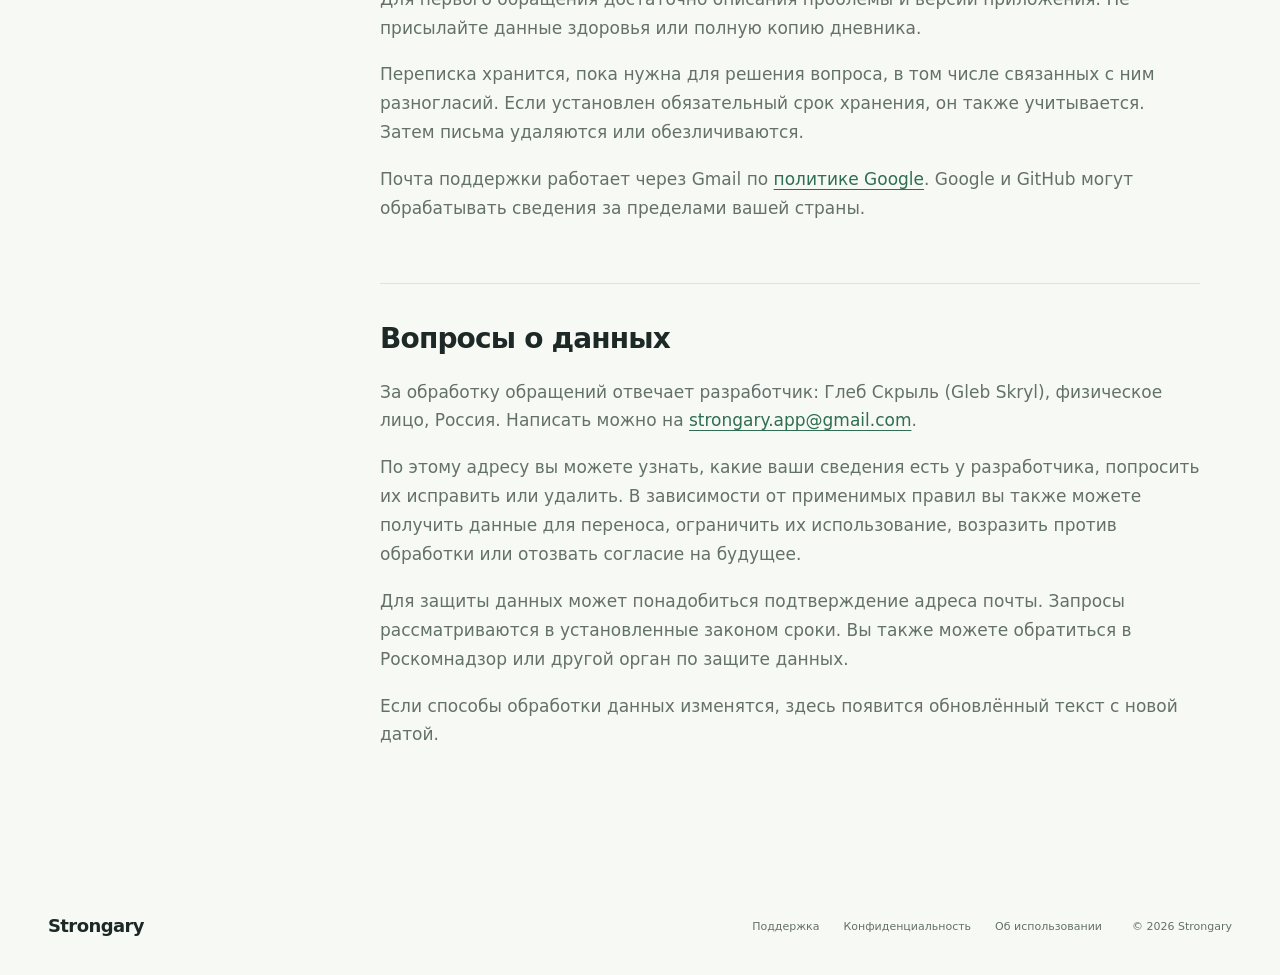
<file: privacy.html>
<!doctype html>
<html lang="ru"><head><meta charset="utf-8"><meta name="referrer" content="strict-origin-when-cross-origin"><meta name="viewport" content="width=device-width, initial-scale=1, viewport-fit=cover"><title>Конфиденциальность — Strongary</title><meta name="description" content="Как Strongary хранит, синхронизирует и удаляет данные. Apple Здоровье, iCloud, резервные копии и поддержка."><meta name="theme-color" content="#f7f9f5"><link rel="icon" href="/favicon.ico"><link rel="canonical" href="https://strongary.com/privacy.html"><link rel="alternate" hreflang="ru" href="https://strongary.com/privacy.html"><link rel="alternate" hreflang="en" href="https://strongary.com/en/privacy.html"><script src="/preferences.js?v=20261107-5"></script><link rel="stylesheet" href="/styles.css?v=20261107-5"><script src="/site.js?v=20261107-5" defer></script></head><body>
<svg class="svg-library" xmlns="http://www.w3.org/2000/svg" aria-hidden="true">
<symbol id="arrow" viewBox="0 0 24 24"><path d="M5 12h14m-6-6 6 6-6 6"/></symbol>
<symbol id="check" viewBox="0 0 24 24"><path d="m5 12 4 4L19 6"/></symbol>
<symbol id="theme-mixed" viewBox="0 0 24 24"><circle cx="12" cy="12" r="8"/><path d="M12 4a8 8 0 0 1 0 16Z" fill="currentColor" stroke="none"/></symbol>
<symbol id="theme-light" viewBox="0 0 24 24"><circle cx="12" cy="12" r="4"/><path d="M12 2v2m0 16v2M2 12h2m16 0h2M5 5l1.5 1.5m11 11L19 19M5 19l1.5-1.5m11-11L19 5"/></symbol>
<symbol id="theme-dark" viewBox="0 0 24 24"><path d="M20.5 13A8.5 8.5 0 0 1 11 3.5 8.5 8.5 0 1 0 20.5 13Z"/></symbol>
</svg><a class="skip-link" href="#main">К содержимому</a>
<header class="site-header"><div class="wrap header-inner">
<a class="brand" href="/" aria-label="Strongary — на главную"><img src="/icon.webp" width="38" height="38" alt=""><span class="brand-copy"><strong>Strongary</strong><small>дневник тренировок</small></span></a>
<nav class="main-nav" aria-label="Основная навигация"><a href="/#training"><span>Тренировки</span></a><a href="/#progress"><span>Прогресс</span></a><a href="/#intakes"><span>Добавки</span></a><a href="/#watch"><span>Apple Watch</span></a></nav>
<div class="header-preferences">
<details class="theme-picker"><summary aria-label="Тема сайта" title="Тема сайта"><svg class="icon" aria-hidden="true"><use data-theme-icon href="#theme-mixed"/></svg><span class="theme-label">Тема</span><span class="picker-chevron" aria-hidden="true"></span></summary><div class="theme-menu" role="group" aria-label="Оформление сайта"><p>Тема</p>
<button type="button" data-theme-choice="mixed" aria-pressed="true"><svg class="icon" aria-hidden="true"><use href="#theme-mixed"/></svg><span>Светлая и тёмная</span><svg class="icon theme-check" aria-hidden="true"><use href="#check"/></svg></button><button type="button" data-theme-choice="light" aria-pressed="false"><svg class="icon" aria-hidden="true"><use href="#theme-light"/></svg><span>Светлая</span><svg class="icon theme-check" aria-hidden="true"><use href="#check"/></svg></button><button type="button" data-theme-choice="dark" aria-pressed="false"><svg class="icon" aria-hidden="true"><use href="#theme-dark"/></svg><span>Тёмная</span><svg class="icon theme-check" aria-hidden="true"><use href="#check"/></svg></button></div></details>
<div class="language-picker" role="group" aria-label="Язык сайта"><a data-language="ru" href="/privacy.html" lang="ru" aria-label="Русский" aria-current="true">RU</a><a data-language="en" href="/en/privacy.html" lang="en" aria-label="English">EN</a></div>
</div><a class="nav-cta" aria-label="Скачать" href="/#download"><span class="nav-cta-label">Скачать</span><span aria-hidden="true">↗</span></a>
</div><div class="reading-progress" aria-hidden="true"></div></header><main id="main" class="legal-page privacy-page wrap">
<header class="document-hero"><h1>Политика конфиденциальности</h1><p class="upd">Обновлено 9 ноября 2026</p></header>
<div class="document-layout"><nav class="document-toc" aria-label="Содержание документа"><p class="eyebrow">СОДЕРЖАНИЕ</p><a href="#app">Данные в приложении</a><a href="#icloud">Синхронизация с iCloud</a><a href="#health">Здоровье, Apple Watch и разрешения</a><a href="#backups">Резервные копии</a><a href="#deletion">Хранение и удаление</a><a href="#website">Сайт</a><a href="#contact">Обращения в поддержку</a><a href="#rights">Вопросы о данных</a></nav>
<div class="document-content">
<section class="legal-clause"><h2 id="app">Данные в приложении</h2>
<p>Strongary хранит на ваших устройствах тренировки, упражнения, подходы, шаблоны, расписания, приёмы добавок и витаминов, профиль, вес и настройки. Эти данные нужны для дневника, планирования и расчёта прогресса. Отдельный аккаунт Strongary не требуется.</p>
<p>В приложении нет рекламы и собственных аналитических трекеров. У разработчика нет сервера с вашим дневником и доступа к вашей личной базе iCloud. Технические журналы остаются на ваших устройствах и автоматически разработчику не отправляются.</p>
<p><span id="security"></span>Данные защищаются средствами Apple. Apple может предоставлять разработчику статистику App Store и диагностику согласно своим правилам и настройкам обмена данными на устройстве.</p>
</section>
<section class="legal-clause"><h2 id="icloud">Синхронизация с iCloud</h2>
<p>Если iCloud доступен, синхронизация включена по умолчанию. Записи хранятся в личной базе вашего Аккаунта Apple. Управлять синхронизацией можно в Strongary: «Настройки» → «iCloud и копии».</p>
<p>Синхронизируются записи дневника и введённые вручную данные, включая профиль и вес. Данные из «Здоровья» и с датчиков Apple Watch исключены из синхронизации Strongary.</p>
<p>Отключение синхронизации прекращает обмен между устройствами. Уже сохранённые в iCloud записи остаются. Сервис работает по <a href="https://www.apple.com/legal/privacy/ru/">политике конфиденциальности Apple</a>.</p>
</section>
<section class="legal-clause"><h2 id="health">Здоровье, Apple Watch и разрешения</h2>
<p>С вашего разрешения Strongary читает из «Здоровья» вес, рост, дату рождения, пульс покоя, тренировки, пульс и активную энергию. Они нужны для истории веса, показателей тренировок и пульсовых зон. В «Здоровье» могут записываться введённый вами вес, тренировки с Apple Watch и их активная энергия. Часы обмениваются записями с парным iPhone средствами Apple.</p>
<p>Данные здоровья не продаются, не используются для рекламы и автоматически разработчику не передаются. Разрешения можно отозвать в «Здоровье». Это прекратит доступ, но не удалит ранее сохранённые записи. Синхронизацией самого «Здоровья» управляет Apple.</p>
<p><span id="notifications"></span>Напоминания о тренировках и приёмах добавок создаются на устройстве с вашего разрешения. Отключить их можно в системных настройках уведомлений.</p>
</section>
<section class="legal-clause"><h2 id="backups">Резервные копии</h2>
<p>Strongary сохраняет резервные копии на устройстве. Автокопии включены по умолчанию и создаются при использовании приложения, не чаще одного раза в три дня. Хранятся 10 последних файлов — автоматические копии и снимки перед восстановлением вместе. Более старые удаляются автоматически. Ручные копии остаются, пока вы их не удалите.</p>
<p>Копия содержит дневник и показатели здоровья, включая пульс и калории. В разделе «iCloud и копии» её можно сохранить отдельным файлом или передать другому человеку. Вы сами выбираете, где хранить файл и кому открыть доступ к его содержимому.</p>
<p>Резервная копия iPhone — отдельная функция Apple. В неё могут входить данные Strongary. Её настройки не связаны с переключателем синхронизации внутри приложения.</p>
</section>
<section class="legal-clause"><h2 id="deletion">Хранение и удаление</h2>
<p>Записи хранятся, пока вы их не удалите. При включённой синхронизации изменения и удаления передаются на связанные устройства через iCloud.</p>
<ul><li>На устройстве удаляйте записи и копии в Strongary. Удаление приложения стирает его локальные данные; сгрузка приложения сохраняет их.</li><li>Данные в iCloud удаляются через системные настройки хранилища iCloud. Сначала отключите синхронизацию на связанных устройствах. Удаление приложения не очищает iCloud.</li><li>Записи в «Здоровье» и сохранённые отдельно файлы удаляются отдельно. Удаление Strongary их не затрагивает.</li></ul>
<p>Разработчик не может удалённо просматривать или удалять записи на ваших устройствах и в личном iCloud.</p>
</section>
<section class="legal-clause"><h2 id="website">Сайт</h2>
<p>Сайт не получает дневник из приложения. На нём нет счётчиков аналитики, рекламных трекеров и форм сбора данных.</p>
<p><span id="providers"></span>Сайт размещён на GitHub Pages. Этот сервис записывает IP-адреса посетителей для безопасности. Подробнее — в <a href="https://docs.github.com/en/site-policy/privacy-policies/github-general-privacy-statement">политике GitHub</a>.</p>
</section>
<section class="legal-clause"><h2 id="contact">Обращения в поддержку</h2>
<p><span id="basis"></span>Когда вы пишете в поддержку, разработчик получает ваш адрес почты, указанное имя, сообщение и вложения. Они нужны, чтобы ответить и разобраться в вопросе. Для рекламных рассылок они не используются.</p>
<p>Для первого обращения достаточно описания проблемы и версии приложения. Не присылайте данные здоровья или полную копию дневника.</p>
<p>Переписка хранится, пока нужна для решения вопроса, в том числе связанных с ним разногласий. Если установлен обязательный срок хранения, он также учитывается. Затем письма удаляются или обезличиваются.</p>
<p>Почта поддержки работает через Gmail по <a href="https://policies.google.com/privacy">политике Google</a>. Google и GitHub могут обрабатывать сведения за пределами вашей страны.</p>
</section>
<section class="legal-clause"><h2 id="rights">Вопросы о данных</h2>
<p>За обработку обращений отвечает разработчик: Глеб Скрыль (Gleb Skryl), физическое лицо, Россия. Написать можно на <a href="mailto:strongary.app@gmail.com">strongary.app@gmail.com</a>.</p>
<p>По этому адресу вы можете узнать, какие ваши сведения есть у разработчика, попросить их исправить или удалить. В зависимости от применимых правил вы также можете получить данные для переноса, ограничить их использование, возразить против обработки или отозвать согласие на будущее.</p>
<p>Для защиты данных может понадобиться подтверждение адреса почты. Запросы рассматриваются в установленные законом сроки. Вы также можете обратиться в Роскомнадзор или другой орган по защите данных.</p>
<p><span id="changes"></span>Если способы обработки данных изменятся, здесь появится обновлённый текст с новой датой.</p>
</section>
</div></div>
</main><footer class="site-footer wrap"><span class="brand">Strongary</span><nav aria-label="Ссылки внизу страницы"><a href="/support.html">Поддержка</a><a href="/privacy.html">Конфиденциальность</a><a href="/terms.html">Об использовании</a></nav><small>© 2026 Strongary</small></footer></body></html>
</file>
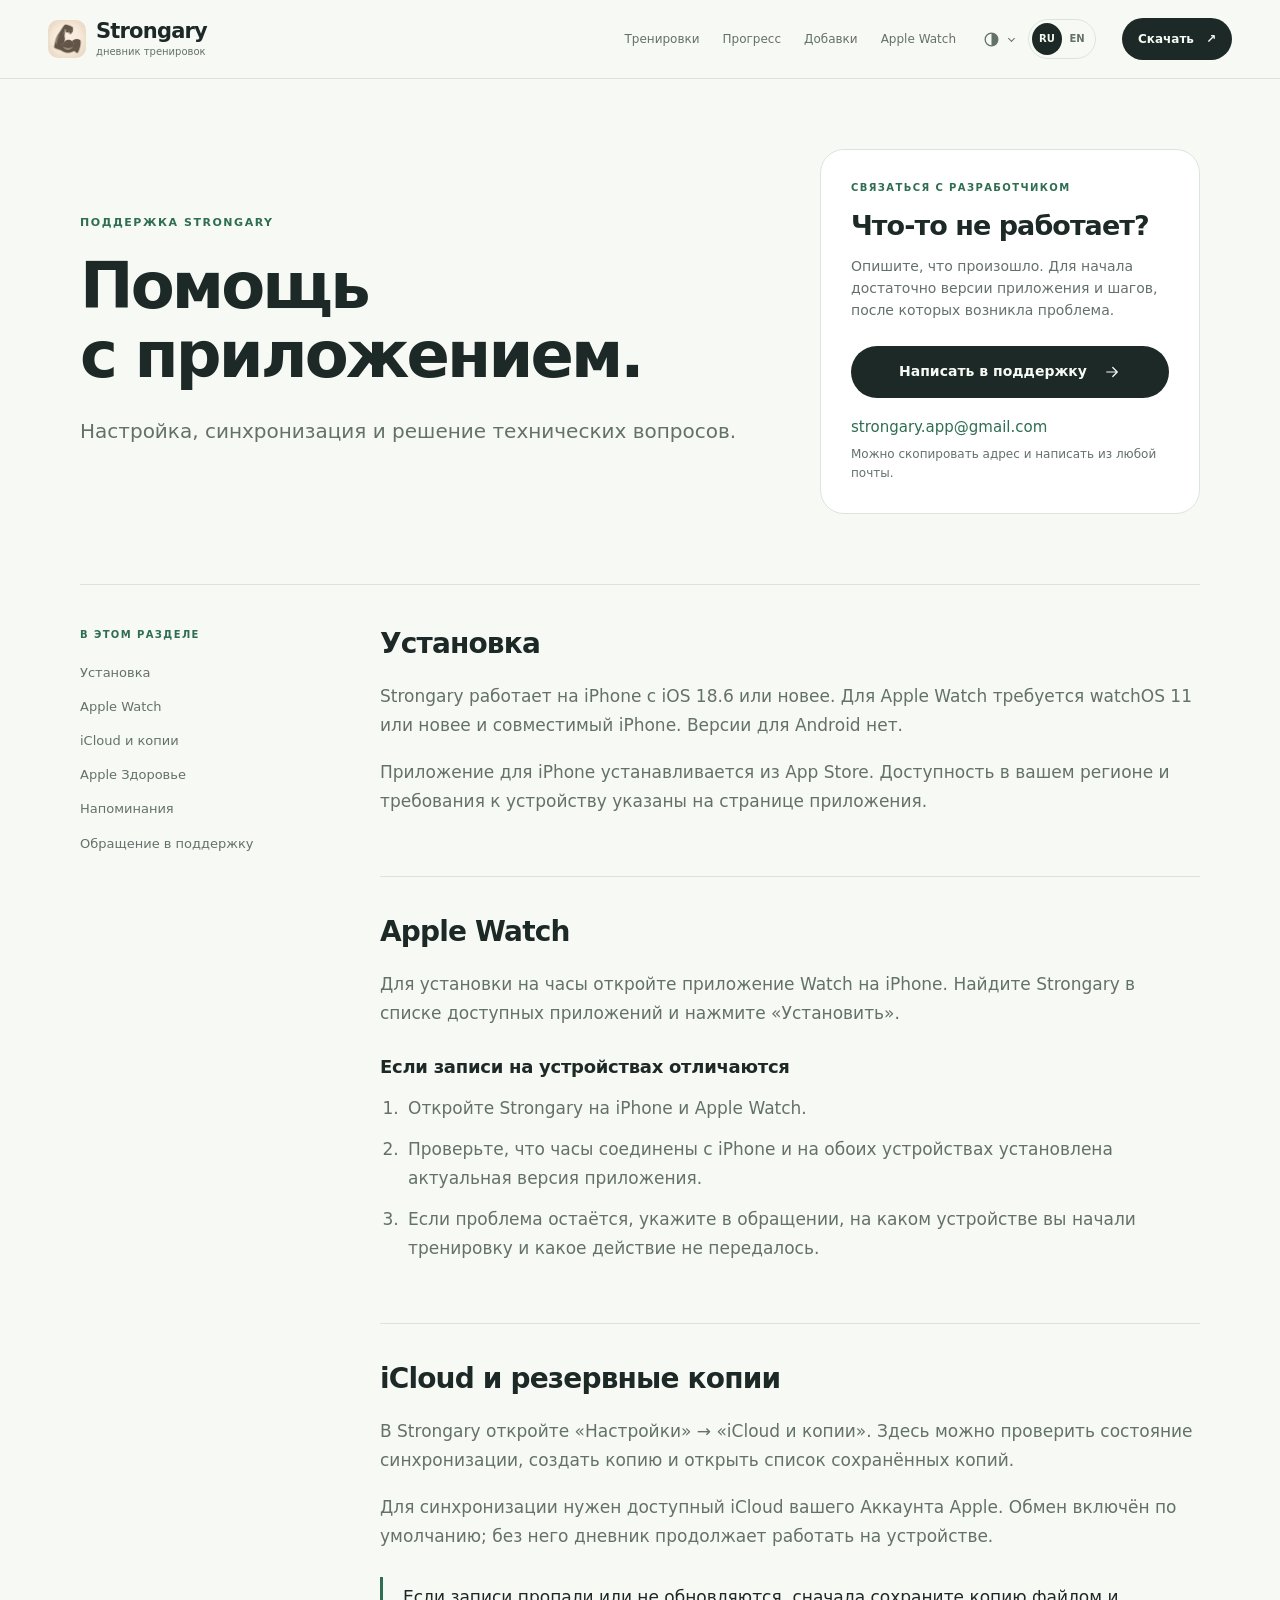
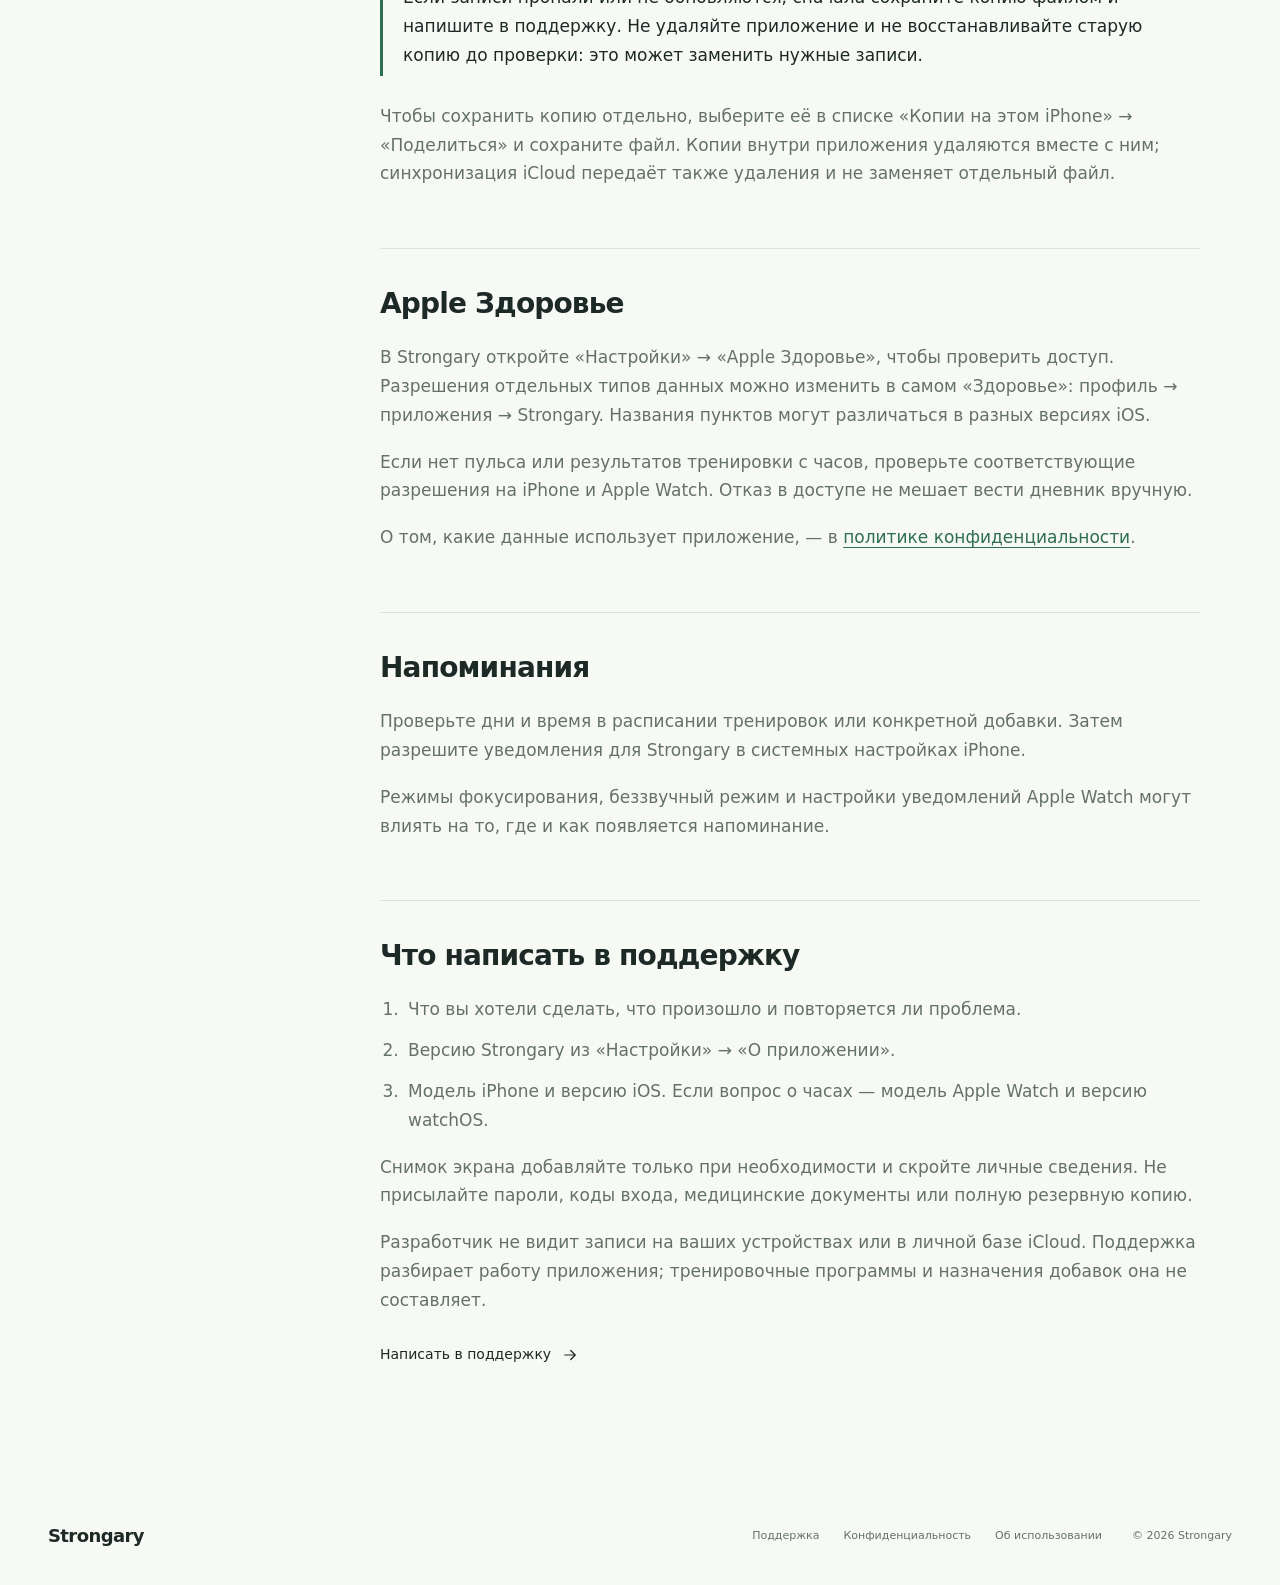
<file: support.html>
<!doctype html>
<html lang="ru"><head><meta charset="utf-8"><meta name="referrer" content="strict-origin-when-cross-origin"><meta name="viewport" content="width=device-width, initial-scale=1, viewport-fit=cover"><title>Поддержка — Strongary</title><meta name="description" content="Помощь со Strongary для iPhone и Apple Watch: установка, iCloud, резервные копии и связь с разработчиком."><meta name="theme-color" content="#f7f9f5"><link rel="icon" href="/favicon.ico"><link rel="canonical" href="https://strongary.com/support.html"><link rel="alternate" hreflang="ru" href="https://strongary.com/support.html"><link rel="alternate" hreflang="en" href="https://strongary.com/en/support.html"><script src="/preferences.js?v=20261107-5"></script><link rel="stylesheet" href="/styles.css?v=20261107-5"><script src="/site.js?v=20261107-5" defer></script></head><body>
<svg class="svg-library" xmlns="http://www.w3.org/2000/svg" aria-hidden="true">
<symbol id="arrow" viewBox="0 0 24 24"><path d="M5 12h14m-6-6 6 6-6 6"/></symbol>
<symbol id="check" viewBox="0 0 24 24"><path d="m5 12 4 4L19 6"/></symbol>
<symbol id="theme-mixed" viewBox="0 0 24 24"><circle cx="12" cy="12" r="8"/><path d="M12 4a8 8 0 0 1 0 16Z" fill="currentColor" stroke="none"/></symbol>
<symbol id="theme-light" viewBox="0 0 24 24"><circle cx="12" cy="12" r="4"/><path d="M12 2v2m0 16v2M2 12h2m16 0h2M5 5l1.5 1.5m11 11L19 19M5 19l1.5-1.5m11-11L19 5"/></symbol>
<symbol id="theme-dark" viewBox="0 0 24 24"><path d="M20.5 13A8.5 8.5 0 0 1 11 3.5 8.5 8.5 0 1 0 20.5 13Z"/></symbol>
</svg><a class="skip-link" href="#main">К содержимому</a>
<header class="site-header"><div class="wrap header-inner">
<a class="brand" href="/" aria-label="Strongary — на главную"><img src="/icon.webp" width="38" height="38" alt=""><span class="brand-copy"><strong>Strongary</strong><small>дневник тренировок</small></span></a>
<nav class="main-nav" aria-label="Основная навигация"><a href="/#training"><span>Тренировки</span></a><a href="/#progress"><span>Прогресс</span></a><a href="/#intakes"><span>Добавки</span></a><a href="/#watch"><span>Apple Watch</span></a></nav>
<div class="header-preferences">
<details class="theme-picker"><summary aria-label="Тема сайта" title="Тема сайта"><svg class="icon" aria-hidden="true"><use data-theme-icon href="#theme-mixed"/></svg><span class="theme-label">Тема</span><span class="picker-chevron" aria-hidden="true"></span></summary><div class="theme-menu" role="group" aria-label="Оформление сайта"><p>Тема</p>
<button type="button" data-theme-choice="mixed" aria-pressed="true"><svg class="icon" aria-hidden="true"><use href="#theme-mixed"/></svg><span>Светлая и тёмная</span><svg class="icon theme-check" aria-hidden="true"><use href="#check"/></svg></button><button type="button" data-theme-choice="light" aria-pressed="false"><svg class="icon" aria-hidden="true"><use href="#theme-light"/></svg><span>Светлая</span><svg class="icon theme-check" aria-hidden="true"><use href="#check"/></svg></button><button type="button" data-theme-choice="dark" aria-pressed="false"><svg class="icon" aria-hidden="true"><use href="#theme-dark"/></svg><span>Тёмная</span><svg class="icon theme-check" aria-hidden="true"><use href="#check"/></svg></button></div></details>
<div class="language-picker" role="group" aria-label="Язык сайта"><a data-language="ru" href="/support.html" lang="ru" aria-label="Русский" aria-current="true">RU</a><a data-language="en" href="/en/support.html" lang="en" aria-label="English">EN</a></div>
</div><a class="nav-cta" aria-label="Скачать" href="/#download"><span class="nav-cta-label">Скачать</span><span aria-hidden="true">↗</span></a>
</div><div class="reading-progress" aria-hidden="true"></div></header><main id="main" class="help-page wrap"><header class="help-hero"><div><p class="eyebrow">ПОДДЕРЖКА STRONGARY</p><h1>Помощь <br>с приложением.</h1><p class="document-lead">Настройка, синхронизация и решение технических вопросов.</p></div><aside class="help-contact"><p class="eyebrow">СВЯЗАТЬСЯ С РАЗРАБОТЧИКОМ</p><h2>Что-то не работает?</h2><p>Опишите, что произошло. Для начала достаточно версии приложения и шагов, после которых возникла проблема.</p><a class="button button-dark" href="mailto:strongary.app@gmail.com?subject=Strongary%20Support">Написать в поддержку <svg class="icon" aria-hidden="true"><use href="#arrow"/></svg></a><a class="support-address" href="mailto:strongary.app@gmail.com">strongary.app@gmail.com</a><p class="contact-hint">Можно скопировать адрес и написать из любой почты.</p></aside></header><div class="document-layout"><nav class="document-toc" aria-label="Темы поддержки"><p class="eyebrow">В ЭТОМ РАЗДЕЛЕ</p><a href="#install">Установка</a><a href="#watch-help">Apple Watch</a><a href="#sync-help">iCloud и копии</a><a href="#health-help">Apple Здоровье</a><a href="#notifications">Напоминания</a><a href="#report">Обращение в поддержку</a></nav><div class="document-content"><section id="install" class="help-topic"><h2>Установка</h2><p>Strongary работает на iPhone с iOS 18.6 или новее. Для Apple Watch требуется watchOS 11 или новее и совместимый iPhone. Версии для Android нет.</p><p>Приложение для iPhone устанавливается из App Store. Доступность в вашем регионе и требования к устройству указаны на странице приложения.</p><p><a class="inline-link" data-app-store-optional hidden>Открыть в App Store <span aria-hidden="true">↗</span></a></p></section><section id="watch-help" class="help-topic"><h2>Apple Watch</h2><p>Для установки на часы откройте приложение Watch на iPhone. Найдите Strongary в списке доступных приложений и нажмите «Установить».</p><h3>Если записи на устройствах отличаются</h3><ol><li>Откройте Strongary на iPhone и Apple Watch.</li><li>Проверьте, что часы соединены с iPhone и на обоих устройствах установлена актуальная версия приложения.</li><li>Если проблема остаётся, укажите в обращении, на каком устройстве вы начали тренировку и какое действие не передалось.</li></ol></section><section id="sync-help" class="help-topic"><h2>iCloud и резервные копии</h2><p>В Strongary откройте «Настройки» → «iCloud и копии». Здесь можно проверить состояние синхронизации, создать копию и открыть список сохранённых копий.</p><p>Для синхронизации нужен доступный iCloud вашего Аккаунта Apple. Обмен включён по умолчанию; без него дневник продолжает работать на устройстве.</p><div class="help-note"><p>Если записи пропали или не обновляются, сначала сохраните копию файлом и напишите в поддержку. Не удаляйте приложение и не восстанавливайте старую копию до проверки: это может заменить нужные записи.</p></div><p>Чтобы сохранить копию отдельно, выберите её в списке «Копии на этом iPhone» → «Поделиться» и сохраните файл. Копии внутри приложения удаляются вместе с ним; синхронизация iCloud передаёт также удаления и не заменяет отдельный файл.</p></section><section id="health-help" class="help-topic"><h2>Apple Здоровье</h2><p>В Strongary откройте «Настройки» → «Apple Здоровье», чтобы проверить доступ. Разрешения отдельных типов данных можно изменить в самом «Здоровье»: профиль → приложения → Strongary. Названия пунктов могут различаться в разных версиях iOS.</p><p>Если нет пульса или результатов тренировки с часов, проверьте соответствующие разрешения на iPhone и Apple Watch. Отказ в доступе не мешает вести дневник вручную.</p><p>О том, какие данные использует приложение, — в <a href="/privacy.html#health">политике конфиденциальности</a>.</p></section><section id="notifications" class="help-topic"><h2>Напоминания</h2><p>Проверьте дни и время в расписании тренировок или конкретной добавки. Затем разрешите уведомления для Strongary в системных настройках iPhone.</p><p>Режимы фокусирования, беззвучный режим и настройки уведомлений Apple Watch могут влиять на то, где и как появляется напоминание.</p></section><section id="report" class="help-topic"><h2>Что написать в поддержку</h2><ol><li>Что вы хотели сделать, что произошло и повторяется ли проблема.</li><li>Версию Strongary из «Настройки» → «О приложении».</li><li>Модель iPhone и версию iOS. Если вопрос о часах — модель Apple Watch и версию watchOS.</li></ol><p>Снимок экрана добавляйте только при необходимости и скройте личные сведения. Не присылайте пароли, коды входа, медицинские документы или полную резервную копию.</p><p>Разработчик не видит записи на ваших устройствах или в личной базе iCloud. Поддержка разбирает работу приложения; тренировочные программы и назначения добавок она не составляет.</p><a class="text-link" href="mailto:strongary.app@gmail.com?subject=Strongary%20Support">Написать в поддержку <svg class="icon" aria-hidden="true"><use href="#arrow"/></svg></a></section></div></div></main><footer class="site-footer wrap"><span class="brand">Strongary</span><nav aria-label="Ссылки внизу страницы"><a href="/support.html">Поддержка</a><a href="/privacy.html">Конфиденциальность</a><a href="/terms.html">Об использовании</a></nav><small>© 2026 Strongary</small></footer></body></html>
</file>
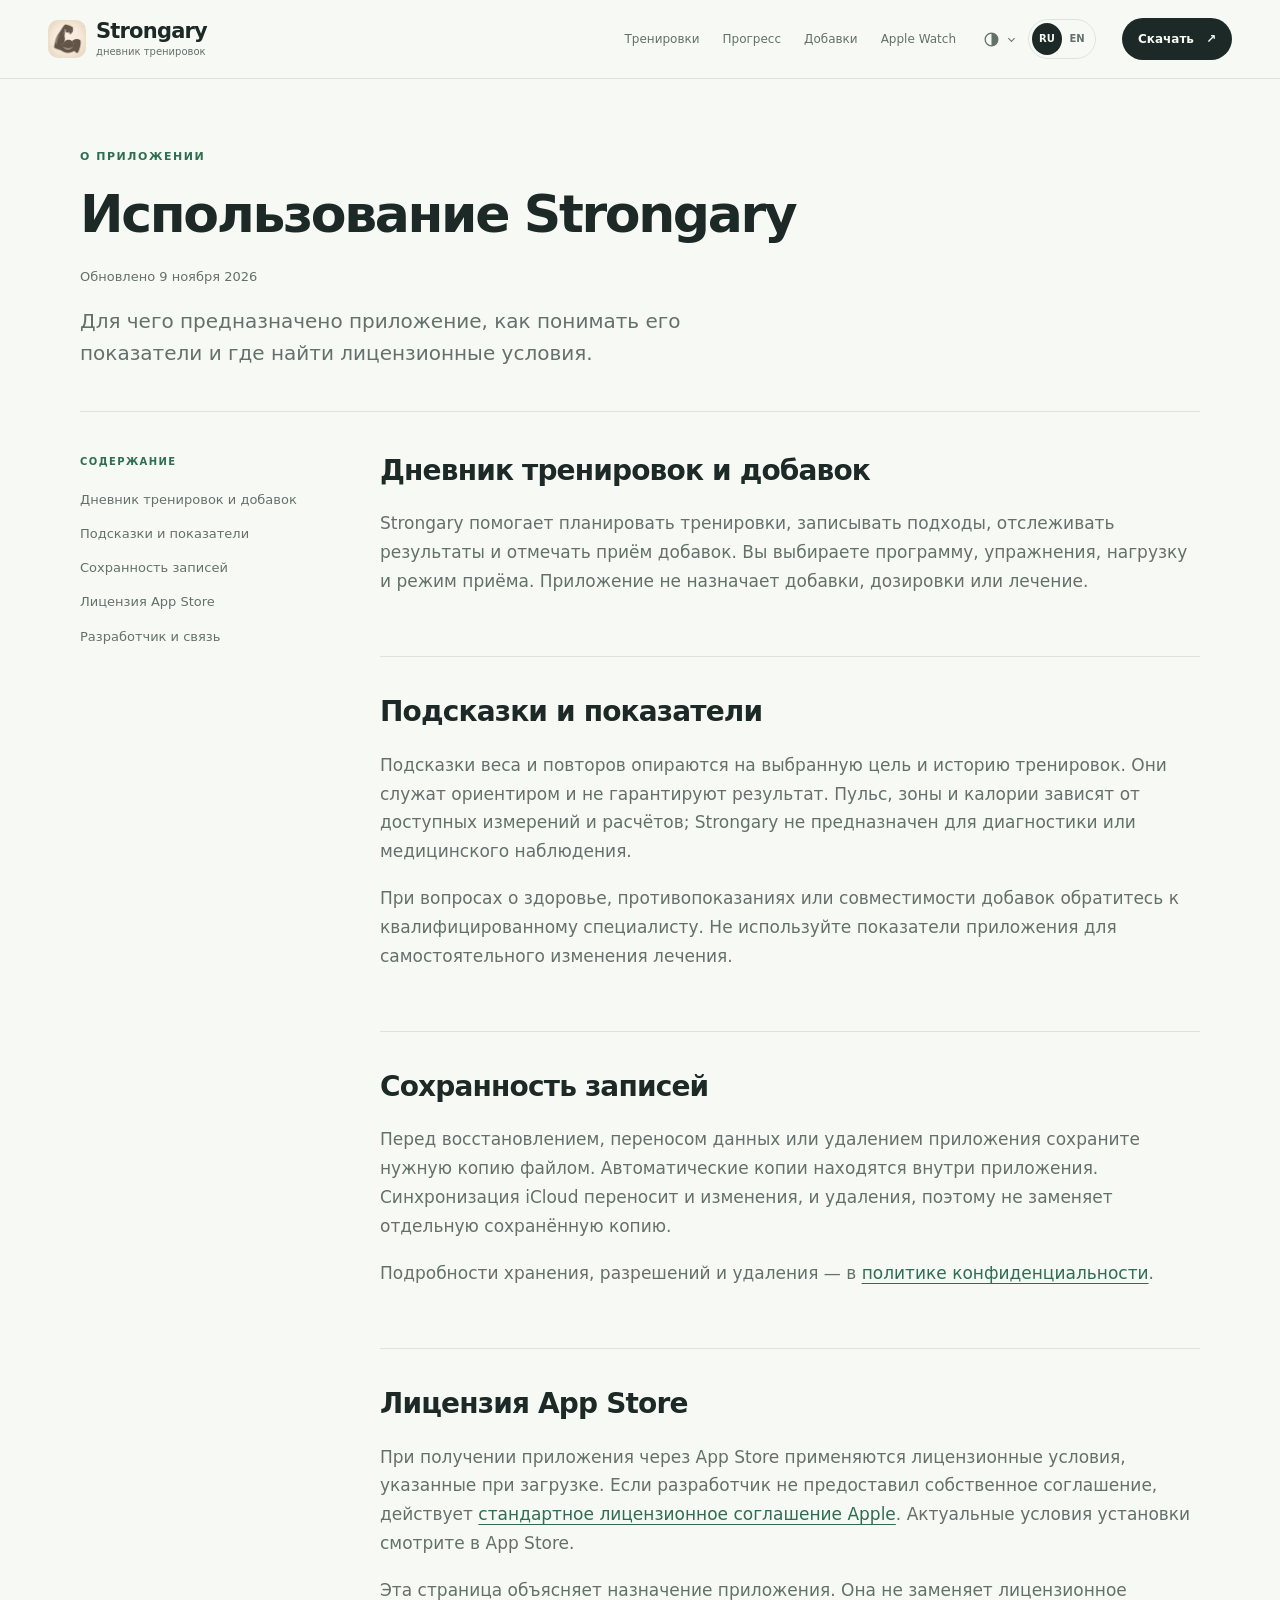
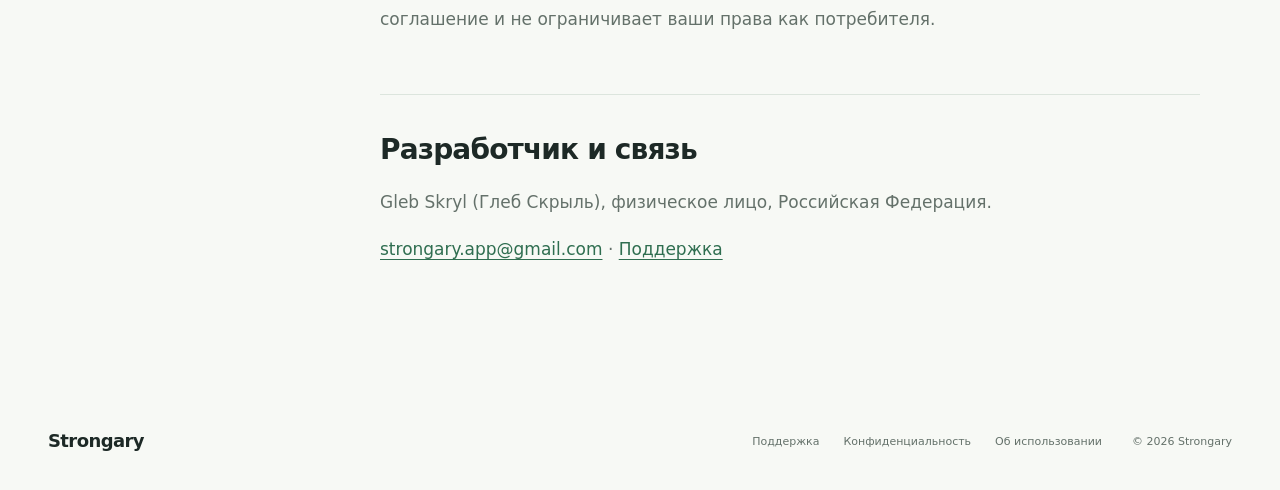
<file: terms.html>
<!doctype html>
<html lang="ru"><head><meta charset="utf-8"><meta name="referrer" content="strict-origin-when-cross-origin"><meta name="viewport" content="width=device-width, initial-scale=1, viewport-fit=cover"><title>Использование — Strongary</title><meta name="description" content="Назначение Strongary, показатели тренировок, сохранность записей и лицензия App Store."><meta name="theme-color" content="#f7f9f5"><link rel="icon" href="/favicon.ico"><link rel="canonical" href="https://strongary.com/terms.html"><link rel="alternate" hreflang="ru" href="https://strongary.com/terms.html"><link rel="alternate" hreflang="en" href="https://strongary.com/en/terms.html"><script src="/preferences.js?v=20261107-5"></script><link rel="stylesheet" href="/styles.css?v=20261107-5"><script src="/site.js?v=20261107-5" defer></script></head><body>
<svg class="svg-library" xmlns="http://www.w3.org/2000/svg" aria-hidden="true">
<symbol id="arrow" viewBox="0 0 24 24"><path d="M5 12h14m-6-6 6 6-6 6"/></symbol>
<symbol id="check" viewBox="0 0 24 24"><path d="m5 12 4 4L19 6"/></symbol>
<symbol id="theme-mixed" viewBox="0 0 24 24"><circle cx="12" cy="12" r="8"/><path d="M12 4a8 8 0 0 1 0 16Z" fill="currentColor" stroke="none"/></symbol>
<symbol id="theme-light" viewBox="0 0 24 24"><circle cx="12" cy="12" r="4"/><path d="M12 2v2m0 16v2M2 12h2m16 0h2M5 5l1.5 1.5m11 11L19 19M5 19l1.5-1.5m11-11L19 5"/></symbol>
<symbol id="theme-dark" viewBox="0 0 24 24"><path d="M20.5 13A8.5 8.5 0 0 1 11 3.5 8.5 8.5 0 1 0 20.5 13Z"/></symbol>
</svg><a class="skip-link" href="#main">К содержимому</a>
<header class="site-header"><div class="wrap header-inner">
<a class="brand" href="/" aria-label="Strongary — на главную"><img src="/icon.webp" width="38" height="38" alt=""><span class="brand-copy"><strong>Strongary</strong><small>дневник тренировок</small></span></a>
<nav class="main-nav" aria-label="Основная навигация"><a href="/#training"><span>Тренировки</span></a><a href="/#progress"><span>Прогресс</span></a><a href="/#intakes"><span>Добавки</span></a><a href="/#watch"><span>Apple Watch</span></a></nav>
<div class="header-preferences">
<details class="theme-picker"><summary aria-label="Тема сайта" title="Тема сайта"><svg class="icon" aria-hidden="true"><use data-theme-icon href="#theme-mixed"/></svg><span class="theme-label">Тема</span><span class="picker-chevron" aria-hidden="true"></span></summary><div class="theme-menu" role="group" aria-label="Оформление сайта"><p>Тема</p>
<button type="button" data-theme-choice="mixed" aria-pressed="true"><svg class="icon" aria-hidden="true"><use href="#theme-mixed"/></svg><span>Светлая и тёмная</span><svg class="icon theme-check" aria-hidden="true"><use href="#check"/></svg></button><button type="button" data-theme-choice="light" aria-pressed="false"><svg class="icon" aria-hidden="true"><use href="#theme-light"/></svg><span>Светлая</span><svg class="icon theme-check" aria-hidden="true"><use href="#check"/></svg></button><button type="button" data-theme-choice="dark" aria-pressed="false"><svg class="icon" aria-hidden="true"><use href="#theme-dark"/></svg><span>Тёмная</span><svg class="icon theme-check" aria-hidden="true"><use href="#check"/></svg></button></div></details>
<div class="language-picker" role="group" aria-label="Язык сайта"><a data-language="ru" href="/terms.html" lang="ru" aria-label="Русский" aria-current="true">RU</a><a data-language="en" href="/en/terms.html" lang="en" aria-label="English">EN</a></div>
</div><a class="nav-cta" aria-label="Скачать" href="/#download"><span class="nav-cta-label">Скачать</span><span aria-hidden="true">↗</span></a>
</div><div class="reading-progress" aria-hidden="true"></div></header><main id="main" class="legal-page wrap"><header class="document-hero"><p class="eyebrow">О ПРИЛОЖЕНИИ</p>
<h1>Использование Strongary</h1>
<p class="upd">Обновлено 9 ноября 2026</p>
<p class="document-lead">Для чего предназначено приложение, как понимать его показатели и где найти лицензионные условия.</p>
</header><div class="document-layout"><nav class="document-toc" aria-label="Содержание документа"><p class="eyebrow">СОДЕРЖАНИЕ</p><a href="#purpose">Дневник тренировок и добавок</a><a href="#metrics">Подсказки и показатели</a><a href="#records">Сохранность записей</a><a href="#license">Лицензия App Store</a><a href="#developer">Разработчик и связь</a></nav><div class="document-content"><section class="legal-clause"><h2 id="purpose">Дневник тренировок и добавок</h2>
<p>Strongary помогает планировать тренировки, записывать подходы, отслеживать результаты и отмечать приём добавок. Вы выбираете программу, упражнения, нагрузку и режим приёма. Приложение не назначает добавки, дозировки или лечение.</p>
</section><section class="legal-clause"><h2 id="metrics">Подсказки и показатели</h2>
<p>Подсказки веса и повторов опираются на выбранную цель и историю тренировок. Они служат ориентиром и не гарантируют результат. Пульс, зоны и калории зависят от доступных измерений и расчётов; Strongary не предназначен для диагностики или медицинского наблюдения.</p>
<p>При вопросах о здоровье, противопоказаниях или совместимости добавок обратитесь к квалифицированному специалисту. Не используйте показатели приложения для самостоятельного изменения лечения.</p>
</section><section class="legal-clause"><h2 id="records">Сохранность записей</h2>
<p>Перед восстановлением, переносом данных или удалением приложения сохраните нужную копию файлом. Автоматические копии находятся внутри приложения. Синхронизация iCloud переносит и изменения, и удаления, поэтому не заменяет отдельную сохранённую копию.</p>
<p>Подробности хранения, разрешений и удаления — в <a href="/privacy.html">политике конфиденциальности</a>.</p>
</section><section class="legal-clause"><h2 id="license">Лицензия App Store</h2>
<p>При получении приложения через App Store применяются лицензионные условия, указанные при загрузке. Если разработчик не предоставил собственное соглашение, действует <a href="https://www.apple.com/legal/internet-services/itunes/dev/stdeula/">стандартное лицензионное соглашение Apple</a>. Актуальные условия установки смотрите в App Store.</p>
<p>Эта страница объясняет назначение приложения. Она не заменяет лицензионное соглашение и не ограничивает ваши права как потребителя.</p>
</section><section class="legal-clause"><h2 id="developer">Разработчик и связь</h2>
<p>Gleb Skryl (Глеб Скрыль), физическое лицо, Российская Федерация.</p>
<p><a href="mailto:strongary.app@gmail.com">strongary.app@gmail.com</a> · <a href="/support.html">Поддержка</a></p>
</section></div></div></main><footer class="site-footer wrap"><span class="brand">Strongary</span><nav aria-label="Ссылки внизу страницы"><a href="/support.html">Поддержка</a><a href="/privacy.html">Конфиденциальность</a><a href="/terms.html">Об использовании</a></nav><small>© 2026 Strongary</small></footer></body></html>
</file>
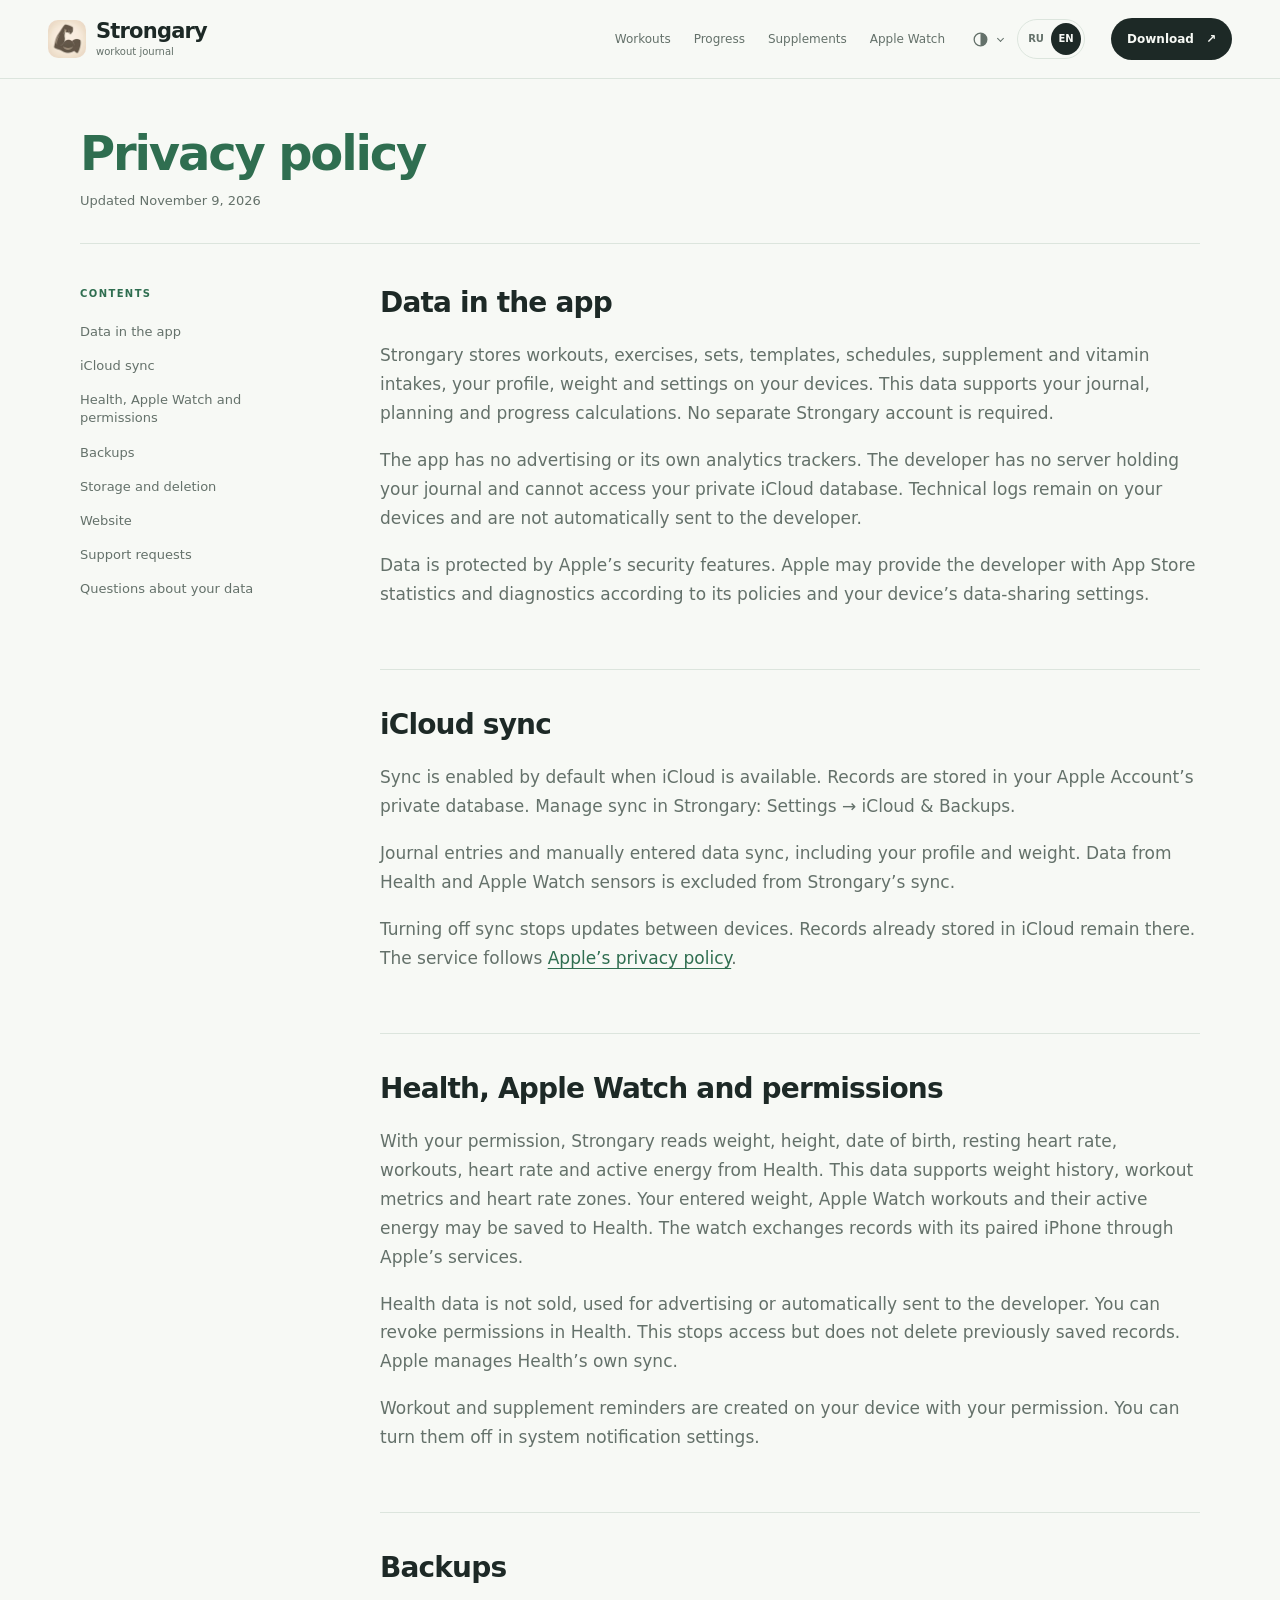
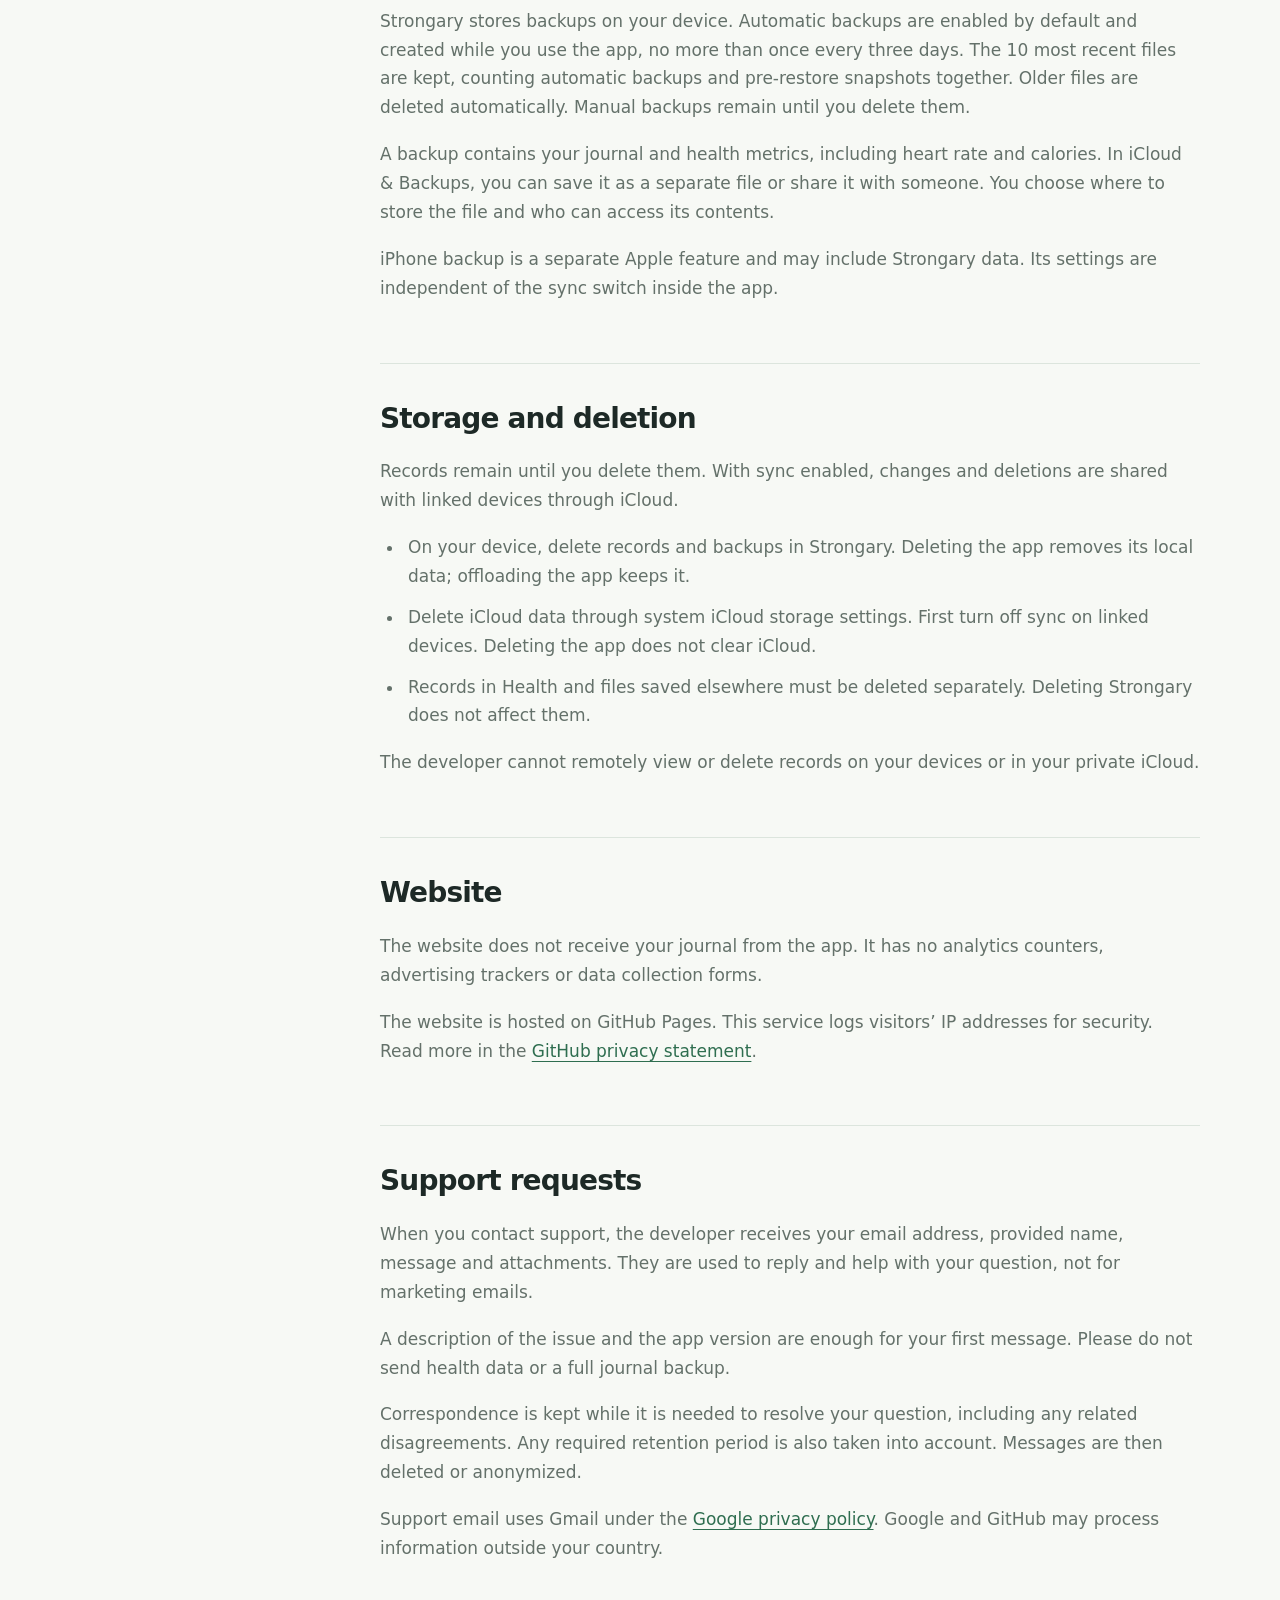
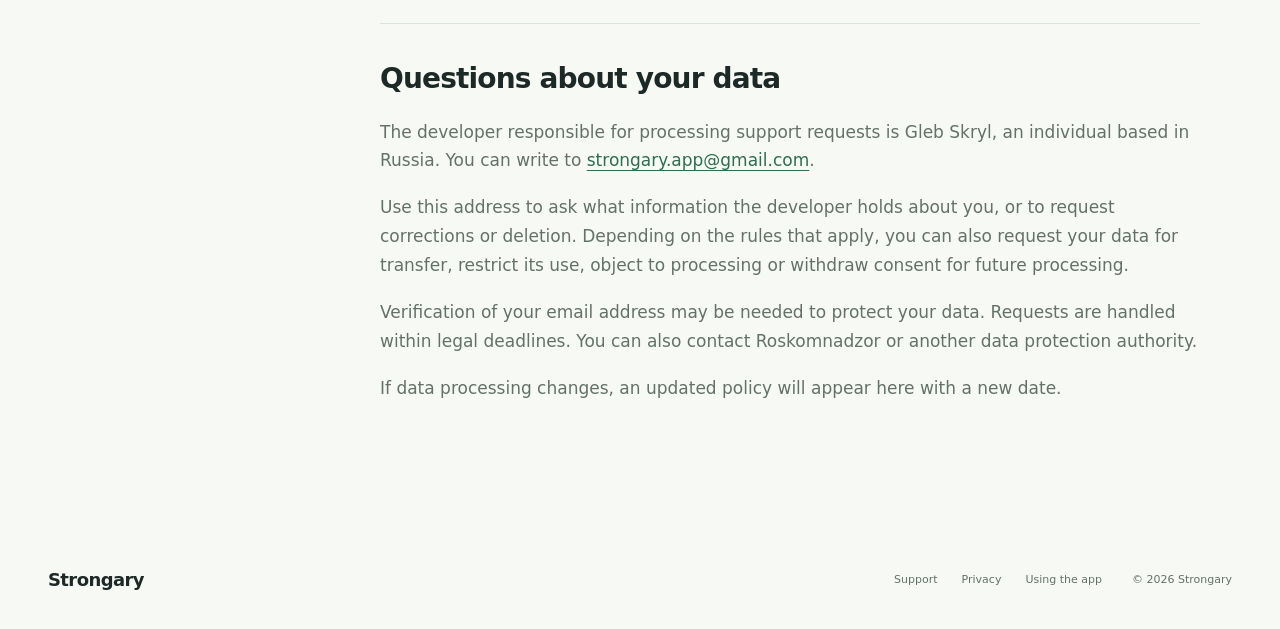
<file: en/privacy.html>
<!doctype html>
<html lang="en"><head><meta charset="utf-8"><meta name="referrer" content="strict-origin-when-cross-origin"><meta name="viewport" content="width=device-width, initial-scale=1, viewport-fit=cover"><title>Privacy — Strongary</title><meta name="description" content="How Strongary stores, syncs and deletes data. Apple Health, iCloud, backups and support."><meta name="theme-color" content="#f7f9f5"><link rel="icon" href="/favicon.ico"><link rel="canonical" href="https://strongary.com/en/privacy.html"><link rel="alternate" hreflang="ru" href="https://strongary.com/privacy.html"><link rel="alternate" hreflang="en" href="https://strongary.com/en/privacy.html"><script src="/preferences.js?v=20261107-5"></script><link rel="stylesheet" href="/styles.css?v=20261107-5"><script src="/site.js?v=20261107-5" defer></script></head><body>
<svg class="svg-library" xmlns="http://www.w3.org/2000/svg" aria-hidden="true">
<symbol id="arrow" viewBox="0 0 24 24"><path d="M5 12h14m-6-6 6 6-6 6"/></symbol>
<symbol id="check" viewBox="0 0 24 24"><path d="m5 12 4 4L19 6"/></symbol>
<symbol id="theme-mixed" viewBox="0 0 24 24"><circle cx="12" cy="12" r="8"/><path d="M12 4a8 8 0 0 1 0 16Z" fill="currentColor" stroke="none"/></symbol>
<symbol id="theme-light" viewBox="0 0 24 24"><circle cx="12" cy="12" r="4"/><path d="M12 2v2m0 16v2M2 12h2m16 0h2M5 5l1.5 1.5m11 11L19 19M5 19l1.5-1.5m11-11L19 5"/></symbol>
<symbol id="theme-dark" viewBox="0 0 24 24"><path d="M20.5 13A8.5 8.5 0 0 1 11 3.5 8.5 8.5 0 1 0 20.5 13Z"/></symbol>
</svg><a class="skip-link" href="#main">Skip to content</a>
<header class="site-header"><div class="wrap header-inner">
<a class="brand" href="/en/" aria-label="Strongary — home"><img src="/icon.webp" width="38" height="38" alt=""><span class="brand-copy"><strong>Strongary</strong><small>workout journal</small></span></a>
<nav class="main-nav" aria-label="Main navigation"><a href="/en/#training"><span>Workouts</span></a><a href="/en/#progress"><span>Progress</span></a><a href="/en/#intakes"><span>Supplements</span></a><a href="/en/#watch"><span>Apple Watch</span></a></nav>
<div class="header-preferences">
<details class="theme-picker"><summary aria-label="Site theme" title="Site theme"><svg class="icon" aria-hidden="true"><use data-theme-icon href="#theme-mixed"/></svg><span class="theme-label">Theme</span><span class="picker-chevron" aria-hidden="true"></span></summary><div class="theme-menu" role="group" aria-label="Website appearance"><p>Theme</p>
<button type="button" data-theme-choice="mixed" aria-pressed="true"><svg class="icon" aria-hidden="true"><use href="#theme-mixed"/></svg><span>Light & dark</span><svg class="icon theme-check" aria-hidden="true"><use href="#check"/></svg></button><button type="button" data-theme-choice="light" aria-pressed="false"><svg class="icon" aria-hidden="true"><use href="#theme-light"/></svg><span>Light</span><svg class="icon theme-check" aria-hidden="true"><use href="#check"/></svg></button><button type="button" data-theme-choice="dark" aria-pressed="false"><svg class="icon" aria-hidden="true"><use href="#theme-dark"/></svg><span>Dark</span><svg class="icon theme-check" aria-hidden="true"><use href="#check"/></svg></button></div></details>
<div class="language-picker" role="group" aria-label="Site language"><a data-language="ru" href="/privacy.html" lang="ru" aria-label="Russian">RU</a><a data-language="en" href="/en/privacy.html" lang="en" aria-label="English" aria-current="true">EN</a></div>
</div><a class="nav-cta" aria-label="Download" href="/en/#download"><span class="nav-cta-label">Download</span><span aria-hidden="true">↗</span></a>
</div><div class="reading-progress" aria-hidden="true"></div></header><main id="main" class="legal-page privacy-page wrap">
<header class="document-hero"><h1>Privacy policy</h1><p class="upd">Updated November 9, 2026</p></header>
<div class="document-layout"><nav class="document-toc" aria-label="Document contents"><p class="eyebrow">CONTENTS</p><a href="#app">Data in the app</a><a href="#icloud">iCloud sync</a><a href="#health">Health, Apple Watch and permissions</a><a href="#backups">Backups</a><a href="#deletion">Storage and deletion</a><a href="#website">Website</a><a href="#contact">Support requests</a><a href="#rights">Questions about your data</a></nav>
<div class="document-content">
<section class="legal-clause"><h2 id="app">Data in the app</h2>
<p>Strongary stores workouts, exercises, sets, templates, schedules, supplement and vitamin intakes, your profile, weight and settings on your devices. This data supports your journal, planning and progress calculations. No separate Strongary account is required.</p>
<p>The app has no advertising or its own analytics trackers. The developer has no server holding your journal and cannot access your private iCloud database. Technical logs remain on your devices and are not automatically sent to the developer.</p>
<p><span id="security"></span>Data is protected by Apple’s security features. Apple may provide the developer with App Store statistics and diagnostics according to its policies and your device’s data-sharing settings.</p>
</section>
<section class="legal-clause"><h2 id="icloud">iCloud sync</h2>
<p>Sync is enabled by default when iCloud is available. Records are stored in your Apple Account’s private database. Manage sync in Strongary: Settings → iCloud & Backups.</p>
<p>Journal entries and manually entered data sync, including your profile and weight. Data from Health and Apple Watch sensors is excluded from Strongary’s sync.</p>
<p>Turning off sync stops updates between devices. Records already stored in iCloud remain there. The service follows <a href="https://www.apple.com/legal/privacy/en-ww/">Apple’s privacy policy</a>.</p>
</section>
<section class="legal-clause"><h2 id="health">Health, Apple Watch and permissions</h2>
<p>With your permission, Strongary reads weight, height, date of birth, resting heart rate, workouts, heart rate and active energy from Health. This data supports weight history, workout metrics and heart rate zones. Your entered weight, Apple Watch workouts and their active energy may be saved to Health. The watch exchanges records with its paired iPhone through Apple’s services.</p>
<p>Health data is not sold, used for advertising or automatically sent to the developer. You can revoke permissions in Health. This stops access but does not delete previously saved records. Apple manages Health’s own sync.</p>
<p><span id="notifications"></span>Workout and supplement reminders are created on your device with your permission. You can turn them off in system notification settings.</p>
</section>
<section class="legal-clause"><h2 id="backups">Backups</h2>
<p>Strongary stores backups on your device. Automatic backups are enabled by default and created while you use the app, no more than once every three days. The 10 most recent files are kept, counting automatic backups and pre-restore snapshots together. Older files are deleted automatically. Manual backups remain until you delete them.</p>
<p>A backup contains your journal and health metrics, including heart rate and calories. In iCloud & Backups, you can save it as a separate file or share it with someone. You choose where to store the file and who can access its contents.</p>
<p>iPhone backup is a separate Apple feature and may include Strongary data. Its settings are independent of the sync switch inside the app.</p>
</section>
<section class="legal-clause"><h2 id="deletion">Storage and deletion</h2>
<p>Records remain until you delete them. With sync enabled, changes and deletions are shared with linked devices through iCloud.</p>
<ul><li>On your device, delete records and backups in Strongary. Deleting the app removes its local data; offloading the app keeps it.</li><li>Delete iCloud data through system iCloud storage settings. First turn off sync on linked devices. Deleting the app does not clear iCloud.</li><li>Records in Health and files saved elsewhere must be deleted separately. Deleting Strongary does not affect them.</li></ul>
<p>The developer cannot remotely view or delete records on your devices or in your private iCloud.</p>
</section>
<section class="legal-clause"><h2 id="website">Website</h2>
<p>The website does not receive your journal from the app. It has no analytics counters, advertising trackers or data collection forms.</p>
<p><span id="providers"></span>The website is hosted on GitHub Pages. This service logs visitors’ IP addresses for security. Read more in the <a href="https://docs.github.com/en/site-policy/privacy-policies/github-general-privacy-statement">GitHub privacy statement</a>.</p>
</section>
<section class="legal-clause"><h2 id="contact">Support requests</h2>
<p><span id="basis"></span>When you contact support, the developer receives your email address, provided name, message and attachments. They are used to reply and help with your question, not for marketing emails.</p>
<p>A description of the issue and the app version are enough for your first message. Please do not send health data or a full journal backup.</p>
<p>Correspondence is kept while it is needed to resolve your question, including any related disagreements. Any required retention period is also taken into account. Messages are then deleted or anonymized.</p>
<p>Support email uses Gmail under the <a href="https://policies.google.com/privacy">Google privacy policy</a>. Google and GitHub may process information outside your country.</p>
</section>
<section class="legal-clause"><h2 id="rights">Questions about your data</h2>
<p>The developer responsible for processing support requests is Gleb Skryl, an individual based in Russia. You can write to <a href="mailto:strongary.app@gmail.com">strongary.app@gmail.com</a>.</p>
<p>Use this address to ask what information the developer holds about you, or to request corrections or deletion. Depending on the rules that apply, you can also request your data for transfer, restrict its use, object to processing or withdraw consent for future processing.</p>
<p>Verification of your email address may be needed to protect your data. Requests are handled within legal deadlines. You can also contact Roskomnadzor or another data protection authority.</p>
<p><span id="changes"></span>If data processing changes, an updated policy will appear here with a new date.</p>
</section>
</div></div>
</main><footer class="site-footer wrap"><span class="brand">Strongary</span><nav aria-label="Footer links"><a href="/en/support.html">Support</a><a href="/en/privacy.html">Privacy</a><a href="/en/terms.html">Using the app</a></nav><small>© 2026 Strongary</small></footer></body></html>
</file>
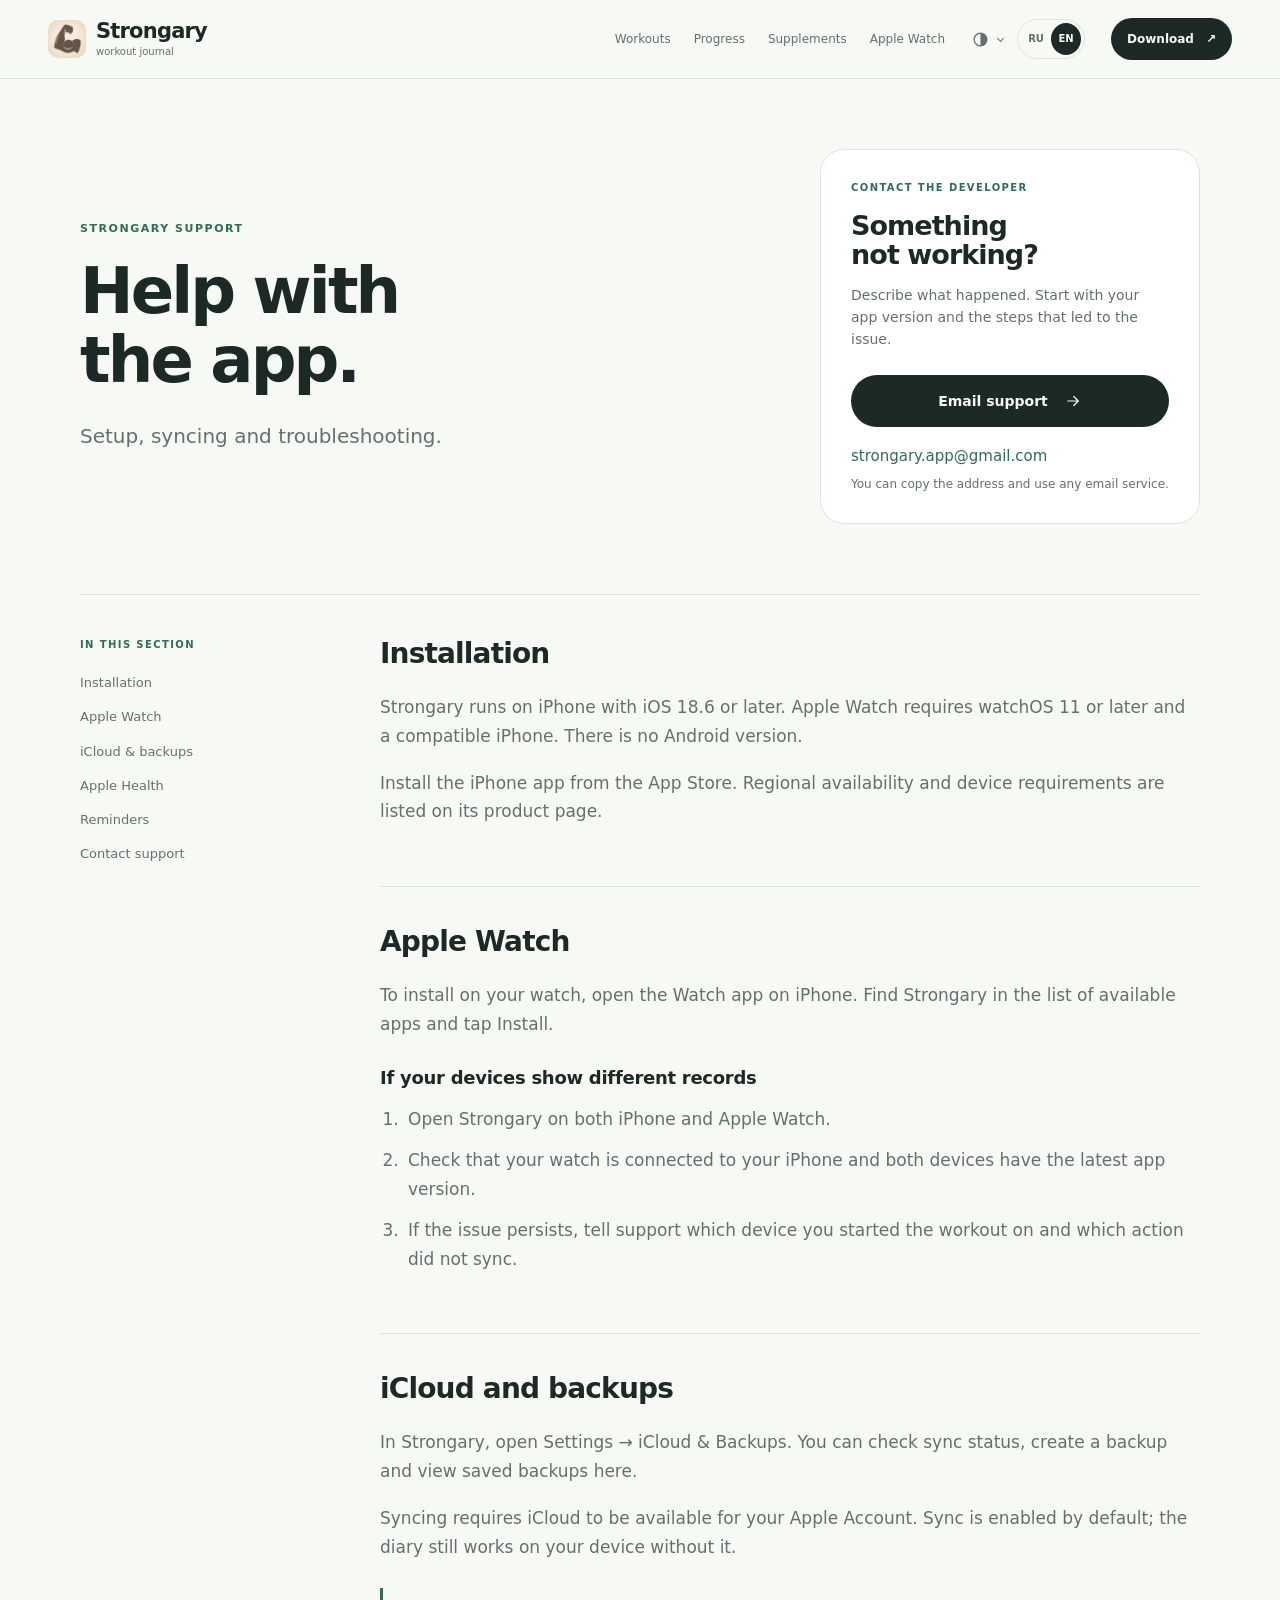
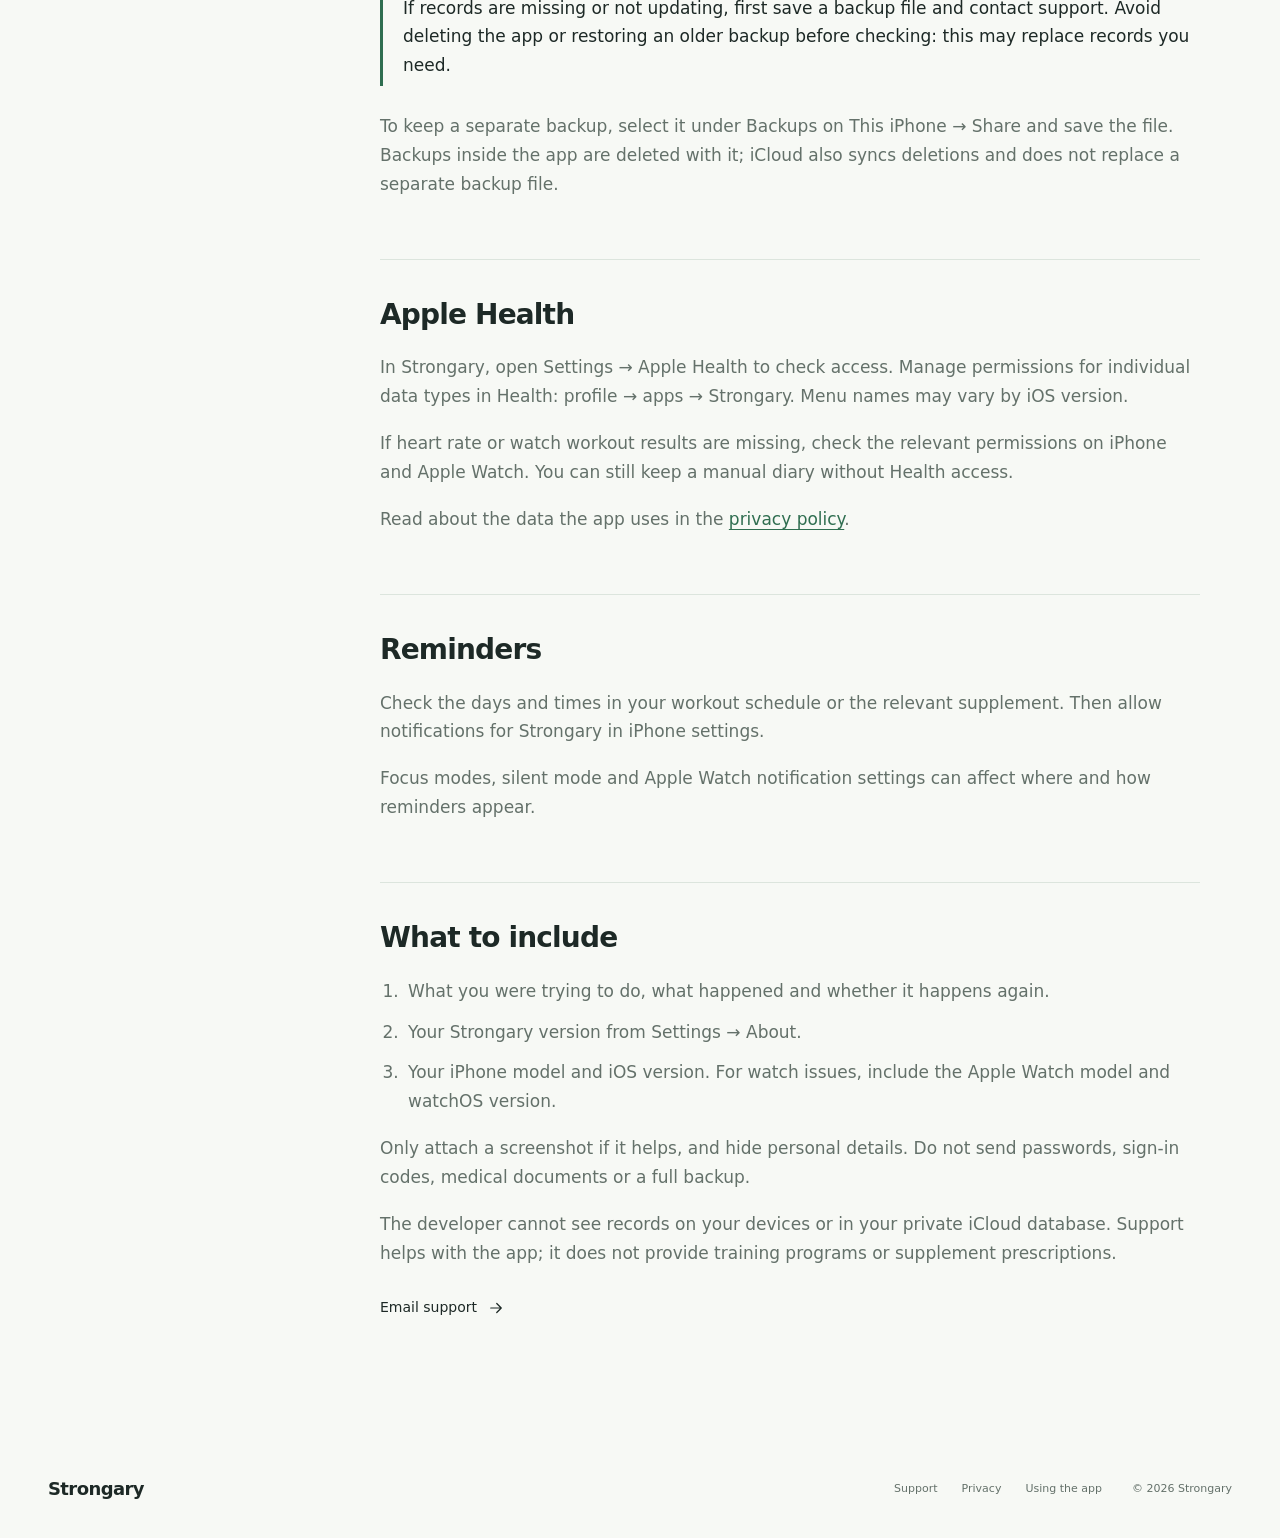
<file: en/support.html>
<!doctype html>
<html lang="en"><head><meta charset="utf-8"><meta name="referrer" content="strict-origin-when-cross-origin"><meta name="viewport" content="width=device-width, initial-scale=1, viewport-fit=cover"><title>Support — Strongary</title><meta name="description" content="Help with Strongary for iPhone and Apple Watch: installation, iCloud, backups and developer contact."><meta name="theme-color" content="#f7f9f5"><link rel="icon" href="/favicon.ico"><link rel="canonical" href="https://strongary.com/en/support.html"><link rel="alternate" hreflang="ru" href="https://strongary.com/support.html"><link rel="alternate" hreflang="en" href="https://strongary.com/en/support.html"><script src="/preferences.js?v=20261107-5"></script><link rel="stylesheet" href="/styles.css?v=20261107-5"><script src="/site.js?v=20261107-5" defer></script></head><body>
<svg class="svg-library" xmlns="http://www.w3.org/2000/svg" aria-hidden="true">
<symbol id="arrow" viewBox="0 0 24 24"><path d="M5 12h14m-6-6 6 6-6 6"/></symbol>
<symbol id="check" viewBox="0 0 24 24"><path d="m5 12 4 4L19 6"/></symbol>
<symbol id="theme-mixed" viewBox="0 0 24 24"><circle cx="12" cy="12" r="8"/><path d="M12 4a8 8 0 0 1 0 16Z" fill="currentColor" stroke="none"/></symbol>
<symbol id="theme-light" viewBox="0 0 24 24"><circle cx="12" cy="12" r="4"/><path d="M12 2v2m0 16v2M2 12h2m16 0h2M5 5l1.5 1.5m11 11L19 19M5 19l1.5-1.5m11-11L19 5"/></symbol>
<symbol id="theme-dark" viewBox="0 0 24 24"><path d="M20.5 13A8.5 8.5 0 0 1 11 3.5 8.5 8.5 0 1 0 20.5 13Z"/></symbol>
</svg><a class="skip-link" href="#main">Skip to content</a>
<header class="site-header"><div class="wrap header-inner">
<a class="brand" href="/en/" aria-label="Strongary — home"><img src="/icon.webp" width="38" height="38" alt=""><span class="brand-copy"><strong>Strongary</strong><small>workout journal</small></span></a>
<nav class="main-nav" aria-label="Main navigation"><a href="/en/#training"><span>Workouts</span></a><a href="/en/#progress"><span>Progress</span></a><a href="/en/#intakes"><span>Supplements</span></a><a href="/en/#watch"><span>Apple Watch</span></a></nav>
<div class="header-preferences">
<details class="theme-picker"><summary aria-label="Site theme" title="Site theme"><svg class="icon" aria-hidden="true"><use data-theme-icon href="#theme-mixed"/></svg><span class="theme-label">Theme</span><span class="picker-chevron" aria-hidden="true"></span></summary><div class="theme-menu" role="group" aria-label="Website appearance"><p>Theme</p>
<button type="button" data-theme-choice="mixed" aria-pressed="true"><svg class="icon" aria-hidden="true"><use href="#theme-mixed"/></svg><span>Light & dark</span><svg class="icon theme-check" aria-hidden="true"><use href="#check"/></svg></button><button type="button" data-theme-choice="light" aria-pressed="false"><svg class="icon" aria-hidden="true"><use href="#theme-light"/></svg><span>Light</span><svg class="icon theme-check" aria-hidden="true"><use href="#check"/></svg></button><button type="button" data-theme-choice="dark" aria-pressed="false"><svg class="icon" aria-hidden="true"><use href="#theme-dark"/></svg><span>Dark</span><svg class="icon theme-check" aria-hidden="true"><use href="#check"/></svg></button></div></details>
<div class="language-picker" role="group" aria-label="Site language"><a data-language="ru" href="/support.html" lang="ru" aria-label="Russian">RU</a><a data-language="en" href="/en/support.html" lang="en" aria-label="English" aria-current="true">EN</a></div>
</div><a class="nav-cta" aria-label="Download" href="/en/#download"><span class="nav-cta-label">Download</span><span aria-hidden="true">↗</span></a>
</div><div class="reading-progress" aria-hidden="true"></div></header><main id="main" class="help-page wrap"><header class="help-hero"><div><p class="eyebrow">STRONGARY SUPPORT</p><h1>Help with <br>the app.</h1><p class="document-lead">Setup, syncing and troubleshooting.</p></div><aside class="help-contact"><p class="eyebrow">CONTACT THE DEVELOPER</p><h2>Something not working?</h2><p>Describe what happened. Start with your app version and the steps that led to the issue.</p><a class="button button-dark" href="mailto:strongary.app@gmail.com?subject=Strongary%20Support">Email support <svg class="icon" aria-hidden="true"><use href="#arrow"/></svg></a><a class="support-address" href="mailto:strongary.app@gmail.com">strongary.app@gmail.com</a><p class="contact-hint">You can copy the address and use any email service.</p></aside></header><div class="document-layout"><nav class="document-toc" aria-label="Support topics"><p class="eyebrow">IN THIS SECTION</p><a href="#install">Installation</a><a href="#watch-help">Apple Watch</a><a href="#sync-help">iCloud & backups</a><a href="#health-help">Apple Health</a><a href="#notifications">Reminders</a><a href="#report">Contact support</a></nav><div class="document-content"><section id="install" class="help-topic"><h2>Installation</h2><p>Strongary runs on iPhone with iOS 18.6 or later. Apple Watch requires watchOS 11 or later and a compatible iPhone. There is no Android version.</p><p>Install the iPhone app from the App Store. Regional availability and device requirements are listed on its product page.</p><p><a class="inline-link" data-app-store-optional hidden>Open in the App Store <span aria-hidden="true">↗</span></a></p></section><section id="watch-help" class="help-topic"><h2>Apple Watch</h2><p>To install on your watch, open the Watch app on iPhone. Find Strongary in the list of available apps and tap Install.</p><h3>If your devices show different records</h3><ol><li>Open Strongary on both iPhone and Apple Watch.</li><li>Check that your watch is connected to your iPhone and both devices have the latest app version.</li><li>If the issue persists, tell support which device you started the workout on and which action did not sync.</li></ol></section><section id="sync-help" class="help-topic"><h2>iCloud and backups</h2><p>In Strongary, open Settings → iCloud & Backups. You can check sync status, create a backup and view saved backups here.</p><p>Syncing requires iCloud to be available for your Apple Account. Sync is enabled by default; the diary still works on your device without it.</p><div class="help-note"><p>If records are missing or not updating, first save a backup file and contact support. Avoid deleting the app or restoring an older backup before checking: this may replace records you need.</p></div><p>To keep a separate backup, select it under Backups on This iPhone → Share and save the file. Backups inside the app are deleted with it; iCloud also syncs deletions and does not replace a separate backup file.</p></section><section id="health-help" class="help-topic"><h2>Apple Health</h2><p>In Strongary, open Settings → Apple Health to check access. Manage permissions for individual data types in Health: profile → apps → Strongary. Menu names may vary by iOS version.</p><p>If heart rate or watch workout results are missing, check the relevant permissions on iPhone and Apple Watch. You can still keep a manual diary without Health access.</p><p>Read about the data the app uses in the <a href="/en/privacy.html#health">privacy policy</a>.</p></section><section id="notifications" class="help-topic"><h2>Reminders</h2><p>Check the days and times in your workout schedule or the relevant supplement. Then allow notifications for Strongary in iPhone settings.</p><p>Focus modes, silent mode and Apple Watch notification settings can affect where and how reminders appear.</p></section><section id="report" class="help-topic"><h2>What to include</h2><ol><li>What you were trying to do, what happened and whether it happens again.</li><li>Your Strongary version from Settings → About.</li><li>Your iPhone model and iOS version. For watch issues, include the Apple Watch model and watchOS version.</li></ol><p>Only attach a screenshot if it helps, and hide personal details. Do not send passwords, sign-in codes, medical documents or a full backup.</p><p>The developer cannot see records on your devices or in your private iCloud database. Support helps with the app; it does not provide training programs or supplement prescriptions.</p><a class="text-link" href="mailto:strongary.app@gmail.com?subject=Strongary%20Support">Email support <svg class="icon" aria-hidden="true"><use href="#arrow"/></svg></a></section></div></div></main><footer class="site-footer wrap"><span class="brand">Strongary</span><nav aria-label="Footer links"><a href="/en/support.html">Support</a><a href="/en/privacy.html">Privacy</a><a href="/en/terms.html">Using the app</a></nav><small>© 2026 Strongary</small></footer></body></html>
</file>
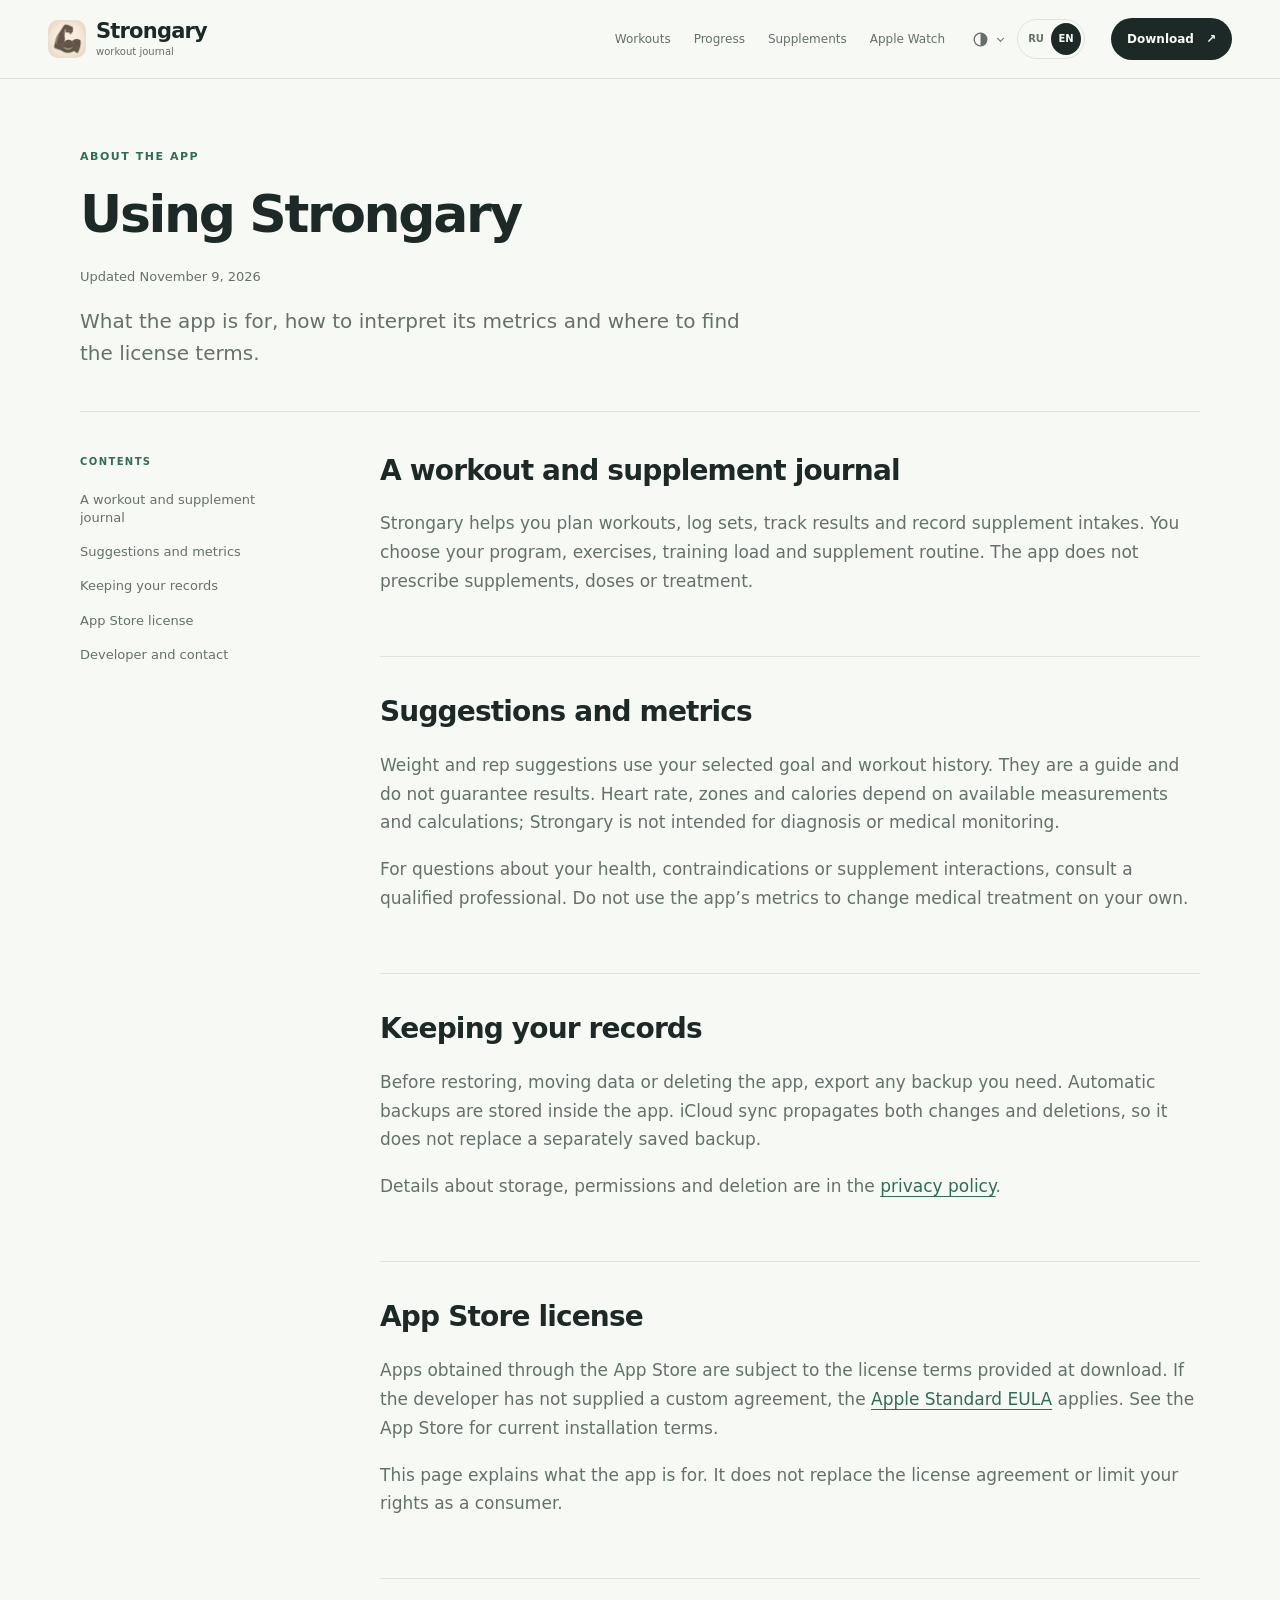
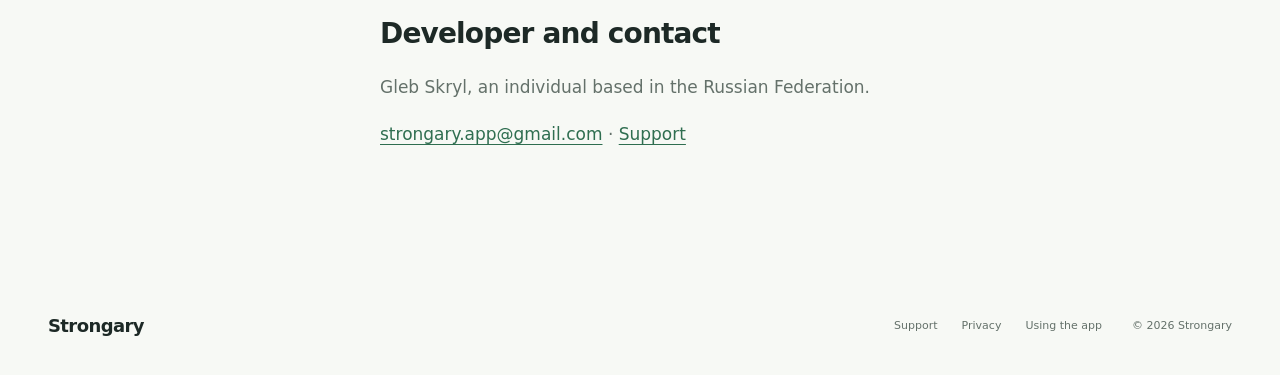
<file: en/terms.html>
<!doctype html>
<html lang="en"><head><meta charset="utf-8"><meta name="referrer" content="strict-origin-when-cross-origin"><meta name="viewport" content="width=device-width, initial-scale=1, viewport-fit=cover"><title>Using Strongary</title><meta name="description" content="Strongary’s purpose, workout metrics, keeping records and the App Store license."><meta name="theme-color" content="#f7f9f5"><link rel="icon" href="/favicon.ico"><link rel="canonical" href="https://strongary.com/en/terms.html"><link rel="alternate" hreflang="ru" href="https://strongary.com/terms.html"><link rel="alternate" hreflang="en" href="https://strongary.com/en/terms.html"><script src="/preferences.js?v=20261107-5"></script><link rel="stylesheet" href="/styles.css?v=20261107-5"><script src="/site.js?v=20261107-5" defer></script></head><body>
<svg class="svg-library" xmlns="http://www.w3.org/2000/svg" aria-hidden="true">
<symbol id="arrow" viewBox="0 0 24 24"><path d="M5 12h14m-6-6 6 6-6 6"/></symbol>
<symbol id="check" viewBox="0 0 24 24"><path d="m5 12 4 4L19 6"/></symbol>
<symbol id="theme-mixed" viewBox="0 0 24 24"><circle cx="12" cy="12" r="8"/><path d="M12 4a8 8 0 0 1 0 16Z" fill="currentColor" stroke="none"/></symbol>
<symbol id="theme-light" viewBox="0 0 24 24"><circle cx="12" cy="12" r="4"/><path d="M12 2v2m0 16v2M2 12h2m16 0h2M5 5l1.5 1.5m11 11L19 19M5 19l1.5-1.5m11-11L19 5"/></symbol>
<symbol id="theme-dark" viewBox="0 0 24 24"><path d="M20.5 13A8.5 8.5 0 0 1 11 3.5 8.5 8.5 0 1 0 20.5 13Z"/></symbol>
</svg><a class="skip-link" href="#main">Skip to content</a>
<header class="site-header"><div class="wrap header-inner">
<a class="brand" href="/en/" aria-label="Strongary — home"><img src="/icon.webp" width="38" height="38" alt=""><span class="brand-copy"><strong>Strongary</strong><small>workout journal</small></span></a>
<nav class="main-nav" aria-label="Main navigation"><a href="/en/#training"><span>Workouts</span></a><a href="/en/#progress"><span>Progress</span></a><a href="/en/#intakes"><span>Supplements</span></a><a href="/en/#watch"><span>Apple Watch</span></a></nav>
<div class="header-preferences">
<details class="theme-picker"><summary aria-label="Site theme" title="Site theme"><svg class="icon" aria-hidden="true"><use data-theme-icon href="#theme-mixed"/></svg><span class="theme-label">Theme</span><span class="picker-chevron" aria-hidden="true"></span></summary><div class="theme-menu" role="group" aria-label="Website appearance"><p>Theme</p>
<button type="button" data-theme-choice="mixed" aria-pressed="true"><svg class="icon" aria-hidden="true"><use href="#theme-mixed"/></svg><span>Light & dark</span><svg class="icon theme-check" aria-hidden="true"><use href="#check"/></svg></button><button type="button" data-theme-choice="light" aria-pressed="false"><svg class="icon" aria-hidden="true"><use href="#theme-light"/></svg><span>Light</span><svg class="icon theme-check" aria-hidden="true"><use href="#check"/></svg></button><button type="button" data-theme-choice="dark" aria-pressed="false"><svg class="icon" aria-hidden="true"><use href="#theme-dark"/></svg><span>Dark</span><svg class="icon theme-check" aria-hidden="true"><use href="#check"/></svg></button></div></details>
<div class="language-picker" role="group" aria-label="Site language"><a data-language="ru" href="/terms.html" lang="ru" aria-label="Russian">RU</a><a data-language="en" href="/en/terms.html" lang="en" aria-label="English" aria-current="true">EN</a></div>
</div><a class="nav-cta" aria-label="Download" href="/en/#download"><span class="nav-cta-label">Download</span><span aria-hidden="true">↗</span></a>
</div><div class="reading-progress" aria-hidden="true"></div></header><main id="main" class="legal-page wrap"><header class="document-hero"><p class="eyebrow">ABOUT THE APP</p>
<h1>Using Strongary</h1>
<p class="upd">Updated November 9, 2026</p>
<p class="document-lead">What the app is for, how to interpret its metrics and where to find the license terms.</p>
</header><div class="document-layout"><nav class="document-toc" aria-label="Document contents"><p class="eyebrow">CONTENTS</p><a href="#purpose">A workout and supplement journal</a><a href="#metrics">Suggestions and metrics</a><a href="#records">Keeping your records</a><a href="#license">App Store license</a><a href="#developer">Developer and contact</a></nav><div class="document-content"><section class="legal-clause"><h2 id="purpose">A workout and supplement journal</h2>
<p>Strongary helps you plan workouts, log sets, track results and record supplement intakes. You choose your program, exercises, training load and supplement routine. The app does not prescribe supplements, doses or treatment.</p>
</section><section class="legal-clause"><h2 id="metrics">Suggestions and metrics</h2>
<p>Weight and rep suggestions use your selected goal and workout history. They are a guide and do not guarantee results. Heart rate, zones and calories depend on available measurements and calculations; Strongary is not intended for diagnosis or medical monitoring.</p>
<p>For questions about your health, contraindications or supplement interactions, consult a qualified professional. Do not use the app’s metrics to change medical treatment on your own.</p>
</section><section class="legal-clause"><h2 id="records">Keeping your records</h2>
<p>Before restoring, moving data or deleting the app, export any backup you need. Automatic backups are stored inside the app. iCloud sync propagates both changes and deletions, so it does not replace a separately saved backup.</p>
<p>Details about storage, permissions and deletion are in the <a href="/en/privacy.html">privacy policy</a>.</p>
</section><section class="legal-clause"><h2 id="license">App Store license</h2>
<p>Apps obtained through the App Store are subject to the license terms provided at download. If the developer has not supplied a custom agreement, the <a href="https://www.apple.com/legal/internet-services/itunes/dev/stdeula/">Apple Standard EULA</a> applies. See the App Store for current installation terms.</p>
<p>This page explains what the app is for. It does not replace the license agreement or limit your rights as a consumer.</p>
</section><section class="legal-clause"><h2 id="developer">Developer and contact</h2>
<p>Gleb Skryl, an individual based in the Russian Federation.</p>
<p><a href="mailto:strongary.app@gmail.com">strongary.app@gmail.com</a> · <a href="/en/support.html">Support</a></p>
</section></div></div></main><footer class="site-footer wrap"><span class="brand">Strongary</span><nav aria-label="Footer links"><a href="/en/support.html">Support</a><a href="/en/privacy.html">Privacy</a><a href="/en/terms.html">Using the app</a></nav><small>© 2026 Strongary</small></footer></body></html>
</file>
<file: styles.css>
:root {
  color-scheme: light;
  --paper: #f7f9f5;
  --white: #ffffff;
  --ink: #1d2926;
  --muted: #64716a;
  --accent: #2f6e50;
  --line: #dce5dd;
  --soft: #eef3ec;
  --scene: #e1eadc;
  --header: rgb(247 249 245 / 93%);
  --watch-bg: #132d23;
  --watch-text: #f5f8f1;
  --watch-accent: #b8d5a6;
  --watch-muted: #bfd0c1;
  --ease: cubic-bezier(.22, 1, .36, 1);
}
:root[data-theme="light"] { --watch-bg: #eaf0e5; --watch-text: #1d2926; --watch-accent: #2f6e50; --watch-muted: #596d5c; }
:root[data-theme="dark"] {
  color-scheme: dark;
  --paper: #101b16; --white: #17251f; --ink: #f2f6ed; --muted: #becbbf;
  --accent: #a8d39e; --line: #34483c; --soft: #21372b; --scene: #263e2e;
  --header: rgb(16 27 22 / 94%); --watch-bg: #0b1710;
}
* { box-sizing: border-box; }
html { scroll-behavior: smooth; scroll-padding-top: 100px; }
body { margin: 0; background: var(--paper); color: var(--ink); font: 400 17px/1.55 system-ui, -apple-system, BlinkMacSystemFont, "Segoe UI", Roboto, "Helvetica Neue", Arial, sans-serif; -webkit-font-smoothing: antialiased; }
body.modal-open { overflow: hidden; }
a { color: inherit; text-decoration: none; }
button, a, summary { -webkit-tap-highlight-color: transparent; }
button { color: inherit; font: inherit; cursor: pointer; }
img { display: block; max-width: 100%; height: auto; }
h1, h2, h3, p, figure { margin: 0; }
button, input { font: inherit; }
[hidden] { display: none !important; }
:focus-visible { outline: 3px solid #438460; outline-offset: 5px; }
::selection { background: #cce2c4; color: #1d2926; }
.wrap { width: min(1240px, calc(100% - 96px)); margin-inline: auto; }
.icon { width: 24px; height: 24px; fill: none; stroke: currentColor; stroke-width: 1.65; stroke-linecap: round; stroke-linejoin: round; flex: none; }
.svg-library { width: 0; height: 0; position: absolute; overflow: hidden; }
.skip-link { position: fixed; z-index: 100; top: 12px; left: 16px; padding: 12px 20px; background: white; color: #302a23; border-radius: 10px; transform: translateY(-180%); }
.skip-link:focus { transform: none; }
.eyebrow { font-size: 11px; letter-spacing: .14em; font-weight: 650; line-height: 1.5; color: var(--accent); }
h2 { font-size: clamp(38px, 4.25vw, 62px); line-height: 1.08; letter-spacing: -.05em; font-weight: 620; text-wrap: balance; }
h2 span { color: var(--accent); }
h3 { font-weight: 600; }
.section-space { padding-block: 108px; }
.section-intro { color: var(--muted); font-size: 18px; line-height: 1.65; }
.section-heading { display: flex; align-items: flex-end; justify-content: space-between; gap: 64px; margin-bottom: 48px; }
.section-heading > div { flex: 1.4; }
.section-heading h2 { margin-top: 20px; }
.section-heading > .section-intro { flex: 1; max-width: 355px; padding-bottom: 4px; }
.button { display: inline-flex; align-items: center; justify-content: center; gap: 25px; min-height: 52px; padding: 14px 24px; border: 0; border-radius: 100px; font-size: 14px; font-weight: 550; transition: transform .25s var(--ease), background .2s; }
.button:hover { transform: translateY(-2px); }
.button .icon { width: 18px; height: 18px; }
.button-dark { background: var(--ink); color: var(--paper); }
.button-dark:hover { opacity: .88; }
.button-light { background: #eaf3e2; color: #203a29; }
.text-link { display: inline-flex; align-items: center; gap: 10px; font-size: 14px; font-weight: 500; min-height: 44px; }
.text-link:hover, .inline-link:hover { color: var(--accent); }
.text-link .icon { width: 18px; height: 18px; }
.inline-link { display: inline-flex; align-items: center; gap: 9px; font-size: 13px; font-weight: 500; }
.inline-link .icon { width: 17px; height: 17px; }
.status-dot { width: 6px; height: 6px; background: var(--accent); border-radius: 50%; flex: none; }
/* Navigation stays compact; the product remains the focus. */
.site-header { position: sticky; top: 0; z-index: 30; background: var(--header); backdrop-filter: blur(24px); -webkit-backdrop-filter: blur(24px); border-bottom: 1px solid var(--line); }
.header-inner { min-height: 78px; display: flex; align-items: center; gap: 26px; }
.brand { display: inline-flex; align-items: center; gap: 10px; flex: none; }
.brand img { border-radius: 10px; }
.brand-copy { display: flex; flex-direction: column; gap: 1px; }
.brand-copy strong { font-size: 21px; line-height: 1.2; letter-spacing: -.8px; font-weight: 650; }
.brand-copy small { font-size: 10px; color: var(--muted); line-height: 1.4; }
.main-nav { display: flex; align-items: center; gap: 23px; margin-left: auto; font-size: 12px; font-weight: 500; }
.main-nav a { display: inline-flex; align-items: center; min-height: 44px; color: var(--muted); white-space: nowrap; }
.main-nav a:hover, .main-nav a[aria-current] { color: var(--accent); }
.header-preferences { display: flex; align-items: center; gap: 12px; }
.theme-picker { position: relative; }
.theme-picker summary { cursor: pointer; list-style: none; display: flex; align-items: center; gap: 6px; min-height: 44px; font-size: 12px; color: var(--muted); }
.theme-picker summary::-webkit-details-marker { display: none; }
.theme-picker summary .icon { width: 19px; height: 19px; }
.theme-label { display: none; }
.picker-chevron { width: 5px; height: 5px; border-right: 1.5px solid currentColor; border-bottom: 1.5px solid currentColor; transform: translateY(-1px) rotate(45deg); margin-inline: 2px; }
.theme-menu { position: absolute; top: calc(100% + 8px); right: 0; min-width: 244px; padding: 10px; background: var(--white); border: 1px solid var(--line); border-radius: 18px; box-shadow: 0 14px 38px #0002; }
.theme-menu > p { font-size: 11px; color: var(--muted); padding: 5px 10px 10px; }
.theme-menu button { display: flex; align-items: center; gap: 12px; width: 100%; border: 0; padding: 11px 10px; background: none; border-radius: 10px; font-size: 14px; text-align: left; white-space: nowrap; }
.theme-menu button:hover, .theme-menu button[aria-pressed="true"] { background: var(--soft); color: var(--accent); }
.theme-menu .icon { width: 20px; height: 20px; }
.theme-check { margin-left: auto; visibility: hidden; }
.theme-menu button[aria-pressed="true"] .theme-check { visibility: visible; }
.language-picker { display: flex; align-items: center; border: 1px solid var(--line); border-radius: 100px; padding: 3px; }
.language-picker a { display: grid; place-items: center; font-size: 10px; font-weight: 600; width: 30px; height: 32px; border-radius: 50%; color: var(--muted); }
.language-picker a[aria-current] { background: var(--ink); color: var(--paper); }
.nav-cta { display: inline-flex; align-items: center; justify-content: center; gap: 12px; min-height: 42px; background: var(--ink); color: var(--paper); font-size: 12px; font-weight: 550; padding: 10px 16px; border-radius: 100px; white-space: nowrap; }
.nav-cta:hover { opacity: .85; }
.reading-progress { position: absolute; left: 0; bottom: -1px; width: 100%; height: 2px; background: var(--accent); transform-origin: left; transform: scaleX(0); }
/* Real screenshots inside device frames. No reconstructed product UI. */
.device-phone { display: block; width: 100%; position: relative; aspect-ratio: 389 / 800; isolation: isolate; filter: drop-shadow(0 16px 18px rgb(21 32 19 / 17%)); cursor: zoom-in; }
.device-phone img { position: absolute; left: 4.4%; top: 1.7%; width: 91.2%; height: 96.5%; object-fit: contain; background: #000; border-radius: 14% / 6.4%; }
.device-phone::after { content: ""; position: absolute; inset: 0; background: url("assets/devices/iphone-17-pro-max.webp") center / 100% 100% no-repeat; pointer-events: none; }
.device-watch { display: block; position: relative; width: 100%; aspect-ratio: 600 / 960; isolation: isolate; filter: drop-shadow(0 16px 18px rgb(0 0 0 / 20%)); cursor: zoom-in; }
.device-watch::after { content: ""; position: absolute; inset: 0; background: url("assets/devices/apple-watch-ultra-3-black.webp") center / 100% 100% no-repeat; pointer-events: none; }
.device-watch img { position: absolute; left: 14.667%; top: 23.125%; width: 70.667%; height: 53.75%; object-fit: contain; background: #000; border-radius: 26% / 21%; }
/* Hero: one clear promise, with the product visible at first glance. */
.hero { overflow: clip; }
.hero-layout { display: grid; grid-template-columns: 1fr 1fr; gap: 38px; align-items: center; padding-block: 48px 58px; }
.hero-copy { position: relative; z-index: 3; padding-block: 14px; }
.hero h1 { font-size: clamp(56px, 5.5vw, 78px); font-weight: 650; letter-spacing: -.055em; line-height: 1.03; margin: 0 0 28px; }
.hero h1 > span { display: block; }
.hero h1 .hero-result { color: var(--muted); font-size: .44em; line-height: 1.3; letter-spacing: -.035em; margin-top: .5em; }
.hero-description { font-size: 18px; line-height: 1.6; color: var(--muted); max-width: 470px; }
.hero-lead { color: var(--ink); font-weight: 500; }
.hero-detail { margin-top: 12px; font-size: 16px; line-height: 1.65; }
.hero-actions { display: flex; gap: 25px; align-items: center; margin-top: 29px; flex-wrap: wrap; }
.hero-availability { display: flex; align-items: center; gap: 8px; font-size: 11px; color: var(--muted); margin-top: 24px; }
.hero-stage { position: relative; height: 620px; isolation: isolate; --hero-spread: 34px; --hero-lift: -64px; --hero-drop: 36px; }
.hero-backdrop { position: absolute; z-index: -1; inset: 45px -25px 18px 16px; background: var(--scene); border-radius: 44% 44% 35% 35%; transform: rotate(-8deg); overflow: hidden; }
.hero-backdrop span { position: absolute; left: 50%; top: 55%; transform: translate(-50%, -50%) rotate(8deg); color: var(--accent); opacity: .1; font-size: 115px; letter-spacing: -.09em; font-weight: 700; }
.hero-device { position: absolute; transform: translate3d(calc(var(--hero-shift, 0) * var(--device-x)), calc(var(--hero-shift, 0) * var(--device-y)), 0) rotate(var(--device-angle)); }
.hero-device-workout { width: 51%; left: 0; top: 0; z-index: 2; --device-x: calc(0px - var(--hero-spread)); --device-y: var(--hero-lift); --device-angle: -6deg; }
.hero-device-progress { width: 44%; right: -1%; top: 65px; --device-x: var(--hero-spread); --device-y: var(--hero-drop); --device-angle: 7deg; }
.hero-watch { position: absolute; width: 31%; left: 46%; top: 328px; z-index: 4; transform: rotate(5deg); }
/* A single product scene gives the workout screen room to speak. */
.training-section { background: var(--white); }
.training-showcase { display: grid; grid-template-columns: 1fr 1fr; gap: 80px; align-items: center; }
.training-visual { position: relative; padding: 42px 30px; isolation:isolate; }
.training-visual::before { content:""; position:absolute; z-index:-1; inset:12% 4%; border-radius:50%; background:radial-gradient(ellipse, var(--scene), transparent 70%); }
.training-phone { width: 300px; max-width: 85%; margin-inline: auto; transform: rotate(-3deg); }
.training-details { max-width: 430px; }
.feature-statement { font-size: clamp(27px, 3vw, 38px); font-weight: 600; line-height: 1.18; letter-spacing: -.035em; }
.feature-list { list-style: none; padding: 0; margin: 38px 0 0; display: grid; gap: 30px; }
.feature-list li { display: flex; gap: 18px; align-items: flex-start; }
.feature-list li > .icon { color: var(--accent); width: 25px; height: 25px; margin-top: 1px; }
.feature-list h3 { font-size: 20px; line-height: 1.3; letter-spacing: -.4px; }
.feature-list p { font-size: 15px; line-height: 1.55; color: var(--muted); margin-top: 7px; max-width: 310px; }
/* Planning continues the workout story in one compact composition. */
.plan-section { padding-block: 96px; background: var(--paper); overflow:clip; }
.plan-card { display: grid; grid-template-columns: 1.25fr 1fr; align-items: center; gap: 64px; padding-block: 24px; border-radius: 0; background: transparent; }
.plan-copy h2 { font-size: clamp(34px, 3.6vw, 50px); margin: 20px 0; }
.plan-copy .section-intro { max-width: 440px; font-size: 17px; }
.plan-features { display: grid; grid-template-columns: 1fr 1fr; gap: 30px; margin-top: 34px; }
.plan-features strong { display: block; font-size: 16px; font-weight: 600; }
.plan-features span { display: block; color: var(--muted); font-size: 13px; margin-top: 7px; max-width: 190px; }
.plan-visual { min-height: 465px; display: grid; place-items: center; }
.plan-phone { width: 225px; max-width: 100%; transform: rotate(5deg); }
/* Apple-like bottom paging: the scene comes first, the controls follow. */
.progress-section { background: var(--white); }
.progress-explorer { border-radius: 32px; overflow: hidden; background: var(--paper); }
.progress-panel { display: grid; grid-template-columns: 1.15fr 1fr; align-items: center; min-height: 650px; padding: 42px 72px; gap: 55px; }
.progress-panel + .progress-panel { border-top: 1px solid var(--line); }
.is-enhanced .progress-explorer { display: grid; }
.is-enhanced .progress-panel { grid-area: 1 / 1; min-width: 0; border-top: 0; animation: gallery-enter .5s var(--ease) both; }
/* Hidden slides still size the shared scene, so the controls never jump. */
.is-enhanced .progress-panel[hidden] { display: grid !important; visibility: hidden; pointer-events: none; animation: none; }
.progress-panel-copy { max-width: 440px; }
.panel-kicker { font-size: 10px; letter-spacing: .12em; font-weight: 650; color: var(--accent); }
.progress-panel h3 { font-size: clamp(31px, 3.3vw, 46px); line-height: 1.12; letter-spacing: -.045em; margin: 23px 0; text-wrap: balance; }
.progress-panel h3 span { color: var(--accent); }
.progress-panel-copy > p:not(.panel-kicker) { color: var(--muted); font-size: 17px; line-height: 1.65; max-width: 360px; }
.metric-tags { display: flex; flex-wrap: wrap; gap: 10px 18px; margin-top: 30px; }
.metric-tags span { font-size: 12px; font-weight: 550; color: var(--accent); }
.metric-tags span + span::before { content: ""; display: inline-block; width: 3px; height: 3px; border-radius: 50%; background: currentColor; margin: 0 18px 3px 0; }
.progress-panel-visual { display: grid; place-items: center; }
.progress-phone { width: 265px; max-width: 100%; }
.gallery-controls { display: grid; grid-template-columns: 1fr auto; align-items: center; gap: 24px; padding: 26px 4px 0; }
.gallery-caption { font-size: 13px; font-weight: 550; color: var(--muted); }
.gallery-tabs { --tab-inset:5px; position:relative; isolation:isolate; display:grid; grid-template-columns:repeat(3,minmax(0,1fr)); width:min(100%,480px); margin:0 auto 28px; padding:var(--tab-inset); border:1px solid var(--line); border-radius:100px; background:var(--scene); }
.gallery-tabs::before { content:""; position:absolute; z-index:-1; inset:var(--tab-inset) auto var(--tab-inset) var(--tab-inset); width:calc((100% - var(--tab-inset) - var(--tab-inset)) / 3); border-radius:100px; background:var(--ink); transform:translateX(calc(var(--active-tab,0) * 100%)); transition:transform .45s var(--ease); }
.progress-gallery[data-active-tab="1"] { --active-tab:1; }
.progress-gallery[data-active-tab="2"] { --active-tab:2; }
.gallery-tabs button { min-height:44px; min-width:0; padding:12px 18px; border:0; border-radius:100px; background:transparent; color:var(--muted); font-size:13px; font-weight:550; transition:color .3s; }
.gallery-tabs button:hover { color:var(--ink); }
.gallery-tabs button[aria-selected="true"] { color:var(--paper); }
.gallery-arrows { display: flex; justify-content: flex-end; gap: 10px; }
.gallery-arrows button { display: grid; place-items: center; width: 44px; height: 44px; border: 0; border-radius: 50%; background: var(--scene); transition: background .2s; }
.gallery-arrows button:hover { background: var(--line); }
.gallery-arrows .icon { width: 19px; height: 19px; }
[data-gallery-prev] .icon { transform: rotate(180deg); }
@keyframes gallery-enter { from { opacity: .35; transform: translateX(18px); } to { opacity: 1; transform: translateX(0); } }
[data-direction="previous"].is-enhanced .progress-panel { animation-name: gallery-enter-previous; }
@keyframes gallery-enter-previous { from { opacity: .35; transform: translateX(-18px); } to { opacity: 1; transform: translateX(0); } }
.screens-note { color: var(--muted); font-size: 11px; text-align: center; padding-block: 20px 0; }
/* Actual intake screens with three short, concrete highlights. */
.intakes-section { background: var(--white); overflow: clip; }
.intakes-heading > .section-intro { max-width: 355px; }
.intakes-showcase { background: transparent; padding: 24px 36px 12px; }
.intakes-stage { width: min(100%, 660px); height: 650px; margin-inline: auto; position: relative; isolation: isolate; }
.intakes-backdrop { position: absolute; z-index: -1; inset: 25px 0 45px; border-radius: 50%; background: radial-gradient(ellipse, var(--scene), transparent 72%); }
.intake-phone { position: absolute; width: 40%; }
.intake-phone-day { left: 7%; top: 5px; z-index: 2; transform: translateY(calc(var(--drift, 0) * -65px)) rotate(-5deg); }
.intake-phone-stats { right: 6%; top: 48px; transform: translateY(calc(var(--drift, 0) * 18px)) rotate(6deg); }
.intakes-highlights { display: grid; grid-template-columns: repeat(3, 1fr); gap: 45px; padding-top: 25px; }
.intakes-highlights .icon { color: var(--accent); margin-bottom: 14px; }
.intakes-highlights h3 { font-size: 19px; letter-spacing: -.4px; line-height: 1.3; }
.intakes-highlights p { font-size: 14px; line-height: 1.55; color: var(--muted); margin-top: 8px; max-width: 235px; }
/* Watch: three clear tasks, shown on three real screens. */
.watch-section { background: var(--watch-bg); color: var(--watch-text); }
.watch-section .eyebrow, .watch-section h2 span { color: var(--watch-accent); }
.watch-section .section-intro { color: var(--watch-muted); max-width: 385px; }
.watch-devices { display: grid; grid-template-columns: repeat(3, 1fr); gap: 60px; margin-top: 28px; }
.watch-devices figure { text-align: center; min-width: 0; }
.watch-devices .device-watch { width: min(100%, 250px); margin-inline: auto; }
.watch-devices figure:first-child .device-watch { transform: rotate(-6deg); }
.watch-devices figure:last-child .device-watch { transform: rotate(6deg); }
.watch-devices figcaption { margin-top: 10px; }
.watch-devices h3 { font-size: 18px; font-weight: 550; letter-spacing: -.4px; }
.watch-devices p { font-size: 13px; margin-top: 8px; color: var(--watch-muted); }
.watch-note { color: var(--watch-muted); font-size: 11px; text-align: center; padding-top: 36px; margin-top: 48px; border-top: 1px solid rgb(130 150 120 / 30%); }
.faq-section { display: grid; grid-template-columns: .8fr 1.2fr; gap: 90px; }
.faq-heading h2 { margin-top: 20px; }
.faq-list details { border-bottom: 1px solid var(--line); }
.faq-list details:first-child { border-top: 1px solid var(--line); }
.faq-list summary { display: flex; justify-content: space-between; align-items: center; gap: 24px; list-style: none; padding-block: 23px; font-size: 16px; line-height: 1.5; font-weight: 550; cursor: pointer; }
.faq-list summary::-webkit-details-marker { display: none; }
.faq-list summary .icon { width: 18px; height: 18px; color: var(--accent); transition: transform .2s; }
.faq-list details[open] summary .icon { transform: rotate(45deg); }
.faq-list details > p { color: var(--muted); font-size: 15px; line-height: 1.75; padding-bottom: 24px; padding-right: 28px; }
/* Product installation and compatibility. */
.download-card { background: var(--watch-bg); color: var(--watch-text); border-radius: 30px; padding: 64px 70px; display: grid; grid-template-columns: 1.5fr 1fr; gap: 70px; align-items: center; }
.download-card .eyebrow, .download-card h2 span { color: var(--watch-accent); }
.download-card h2 { font-size: clamp(40px, 4.5vw, 64px); margin: 22px 0; }
.release-description { color: var(--watch-muted); font-size: 16px; max-width: 415px; }
.download-action { margin-top: 28px; }
.download-pending { padding: 13px 20px; border: 1px solid rgb(130 150 120 / 50%); border-radius: 100px; display: inline-flex; gap: 10px; align-items: center; font-size: 13px; color: var(--watch-text); }
.download-pending .status-dot { background: var(--watch-accent); }
.download-note { color: var(--watch-muted); font-size: 11px; margin-top: 14px; max-width: 350px; }
.download-brand { display: flex; align-items: center; flex-direction: column; }
.download-brand img { border-radius: 42px; box-shadow: 0 18px 35px #0002; }
.download-brand strong { font-size: 41px; font-weight: 600; letter-spacing: -2px; margin-top: 18px; }
.download-brand > span { font-size: 12px; color: var(--watch-muted); margin-top: 2px; }
.site-footer { padding: 45px 0 35px; display: flex; align-items: center; gap: 30px; flex-wrap: wrap; }
.site-footer .brand { font-size: 18px; font-weight: 650; letter-spacing: -.6px; }
.site-footer small { font-size: 11px; color: var(--muted); }
.site-footer nav { display: flex; flex-wrap: wrap; gap: 12px 24px; margin-left: auto; font-size: 11px; color: var(--muted); }
.site-footer a:hover { color: var(--accent); }
/* Shared support / privacy pages and accessible screenshot viewer. */
.zoom-dialog { border: 0; background: var(--paper); color: var(--ink); border-radius: 24px; padding: 20px; width: min(94vw, 640px); max-height: 94vh; max-height: 94dvh; overflow: auto; overscroll-behavior: contain; }
.zoom-dialog::backdrop { background: rgb(12 18 10 / 80%); backdrop-filter: blur(12px); -webkit-backdrop-filter: blur(12px); }
.zoom-toolbar { display: flex; align-items: center; gap: 20px; position: sticky; top: -20px; z-index: 3; background: var(--paper); padding: 4px 0 14px; }
.zoom-toolbar p { font-size: 13px; line-height: 1.35; color: var(--muted); }
.zoom-close { width: 44px; height: 44px; display: grid; place-items: center; margin-left: auto; border: 0; border-radius: 50%; background: var(--scene); flex: none; }
.zoom-image-wrap { display: flex; justify-content: center; }
.zoom-image-wrap img { max-height: calc(94dvh - 110px); width: auto; max-width: 100%; object-fit: contain; border-radius: 20px; }
.document { max-width: 770px; padding-block: 75px 110px; }
.document h1 { font-size: clamp(31px, 5vw, 47px); line-height: 1.1; letter-spacing: -.045em; margin-bottom: 25px; overflow-wrap: anywhere; }
.document .upd { color: var(--muted); font-size: 13px; margin-bottom: 30px; }
.document h2 { font-size: 25px; line-height: 1.2; letter-spacing: -.03em; margin: 42px 0 18px; }
.document p { margin-bottom: 17px; color: var(--muted); }
.document a { color: var(--accent); text-decoration: underline; text-underline-offset: 3px; }
.document ul { color: var(--muted); padding-left: 22px; }
.document li { margin-bottom: 8px; }
.document > .eyebrow { margin-bottom: 15px; color: var(--accent); }
.document .document-lead { font-size: 20px; line-height: 1.6; }
.card-lite { padding: 25px; border: 1px solid var(--line); border-radius: 18px; margin-block: 25px; }
.card-lite p { margin: 0; }
.contact-card { background: var(--white); padding: 28px; }
.contact-card > span { font-size: 12px; color: var(--muted); display: block; margin-bottom: 8px; }
.contact-card > a { font-size: clamp(17px, 4.5vw, 26px); text-decoration: none; letter-spacing: -.7px; }
.contact-card > a span { font-size: 18px; margin-left: 8px; }
.not-found { padding-block: 15vh; }
.not-found h1 { font-size: clamp(46px, 8vw, 90px); line-height: 1.05; letter-spacing: -.05em; margin-block: 25px; }
.not-found .button { margin-top: 30px; }
/* Motion enhances the composition; scrolling never hides essential content. */
[data-reveal] { transition: opacity .75s var(--ease), translate .95s var(--ease); transition-delay:var(--reveal-delay, 0ms); }
[data-reveal].will-reveal { opacity: 0; translate: 0 40px; }
[data-reveal="device"].will-reveal { translate: 0 60px; }
[data-reveal].is-visible, [data-reveal]:focus-within { opacity: 1; translate: none; }
@keyframes enter { from { opacity: 0; transform: translateY(16px); } to { opacity: 1; transform: none; } }
.hero-entry { animation: enter .85s var(--ease) both; }
.hero-entry:nth-child(2) { animation-delay: .06s; }
.hero-entry:nth-child(3) { animation-delay: .12s; }
.hero-entry:nth-child(4) { animation-delay: .18s; }
@supports (animation-timeline: view()) and (view-timeline-name: --hero-motion) {
  @media (prefers-reduced-motion: no-preference) {
    .hero-stage { view-timeline: --hero-motion block; }
    .hero-device { animation: hero-spread linear both; animation-timeline: --hero-motion; }
    .intakes-stage { view-timeline: --intake-motion block; }
    .intake-phone-day { animation: intake-day-drift linear both; animation-timeline: --intake-motion; }
    .intake-phone-stats { animation: intake-stats-drift linear both; animation-timeline: --intake-motion; }
    .reading-progress { animation: reading-progress linear both; animation-timeline: scroll(root block); }
  }
}
@keyframes hero-spread { from { transform: translate3d(0, 0, 0) rotate(var(--device-angle)); } to { transform: translate3d(var(--device-x), var(--device-y), 0) rotate(var(--device-angle)); } }
@keyframes intake-day-drift { from { transform: translate3d(0, 0, 0) rotate(-5deg); } to { transform: translate3d(0, -65px, 0) rotate(-5deg); } }
@keyframes intake-stats-drift { from { transform: translate3d(0, 0, 0) rotate(6deg); } to { transform: translate3d(0, 18px, 0) rotate(6deg); } }
@keyframes reading-progress { from { transform: scaleX(0); } to { transform: scaleX(1); } }
@media (max-width: 1200px) {
  .header-inner { gap: 20px; }
  .main-nav { gap: 17px; }
  .hero-stage { height: 570px; }
  .hero-watch { top: 310px; }
  .hero-backdrop { bottom: 20px; }
  .hero h1 { font-size: 5.9vw; }
  .hero-actions { gap: 18px; }
  .watch-devices { gap: 35px; }
  .watch-devices h3 { font-size: 16px; }
}
@media (max-width: 1000px) {
  .site-header { transition:translate .35s var(--ease); }
  .site-header[data-compact="true"]:not(:has(:focus-visible)):not(:has(details[open])) { translate:0 calc(-1 * var(--header-collapse,56px)); }
  .wrap { width: calc(100% - 64px); }
  .header-inner { min-height: 106px; display: grid; grid-template-columns: 1fr auto; gap: 0 20px; padding-block: 10px 5px; }
  .brand { grid-column: 1; grid-row: 1; }
  .header-preferences { grid-column: 2; grid-row: 1; justify-self: end; }
  .main-nav { grid-column: 1; grid-row: 2; margin: 3px 0 0; gap: 22px; }
  .main-nav a { min-height: 36px; }
  .nav-cta { grid-column: 2; grid-row: 2; min-height: 34px; padding: 7px 13px; font-size: 11px; }
  html { scroll-padding-top: 130px; }
  .hero-layout { gap: 30px; padding-block: 36px 42px; }
  .hero h1 { font-size: 6.5vw; }
  .hero-description { font-size: 16px; }
  .hero-actions { gap: 12px 18px; }
  .hero-stage { height: 470px; }
  .hero-device-workout { top: 20px; }
  .hero-device-progress { right: 3%; }
  .hero-watch { top: 260px; }
  .hero-backdrop { inset: 70px -15px 35px 0; }
  .section-space { padding-block: 80px; }
  .section-heading { gap: 35px; }
  .section-heading > .section-intro { font-size: 16px; max-width: 290px; }
  h2 { font-size: 4.8vw; }
  .watch-devices { gap: 25px; }
  .watch-devices .device-watch { max-width: 210px; }
  .faq-section { gap: 50px; }
  .download-card { padding: 48px; gap: 45px; }
  .download-brand img { width: 130px; border-radius: 34px; }
  .download-brand strong { font-size: 35px; }
}
@media (max-width: 760px) {
  .hero-layout { display: flex; flex-direction: column; gap: 28px; padding-block: 42px 35px; }
  .hero-copy { text-align: center; width: 100%; padding-block: 0; }
  .hero h1 { font-size: clamp(60px, 10vw, 78px); line-height: 1.02; margin-block: 20px 24px; }
  .hero-description { max-width: 440px; margin-inline: auto; }
  .hero-actions, .hero-availability { justify-content: center; }
  .hero-stage { width: 480px; max-width: 90%; height: 550px; margin-top: 10px; }
  .hero-device-workout { width: 49%; top: 0; left: 3%; }
  .hero-device-progress { width: 43%; right: 0; top: 50px; }
  .hero-watch { width: 30%; top: 290px; }
  .hero-backdrop { inset: 40px -15px 35px; }
  .section-heading { display: block; margin-bottom: 32px; }
  .section-heading > .section-intro { max-width: 500px; margin-top: 22px; }
  h2 { font-size: 43px; }
  .watch-devices { gap: 15px; }
  .watch-devices h3 { font-size: 14px; line-height: 1.4; }
  .watch-devices p { font-size: 12px; line-height: 1.6; }
  .watch-note { margin-top: 30px; }
  .faq-section { grid-template-columns: 1fr; gap: 32px; }
  .faq-heading h2 br { display: none; }
  .download-card { gap: 25px; padding: 42px 35px; }
  .download-card h2 { font-size: 40px; }
  .download-brand img { width: 110px; border-radius: 29px; }
  .download-brand strong { font-size: 28px; letter-spacing: -1.3px; }
  .download-brand > span { font-size: 10px; }
}
@media (max-width: 520px) {
  .wrap { width: calc(100% - 40px); }
  .header-inner { width: calc(100% - 32px); gap: 0 12px; min-height: 108px; }
  .brand { gap: 8px; }
  .brand img { width: 34px; height: 34px; border-radius: 9px; }
  .brand-copy strong { font-size: 19px; }
  .brand-copy small { font-size: 9px; }
  .header-preferences { gap: 9px; }
  .main-nav { gap: 15px; font-size: 11px; grid-column: 1 / -1; justify-content: space-between; padding-right: 0; }
  .nav-cta { display: none; }
  .hero-layout { padding-top: 37px; gap: 28px; }
  .hero-copy > .eyebrow { font-size: 9px; }
  .hero h1 { font-size: clamp(48px, 12.4vw, 65px); letter-spacing: -.06em; }
  .hero-description { font-size: 16px; max-width: 335px; }
  .hero-actions { margin-top: 23px; gap: 17px; }
  .button { font-size: 12px; padding: 13px 19px; min-height: 48px; gap: 15px; }
  .text-link { font-size: 12px; gap: 7px; }
  .hero-availability { margin-top: 18px; font-size: 10px; }
  .hero-stage { max-width: 100%; width: 390px; height: auto; aspect-ratio: .85; --hero-spread: 12px; --hero-lift: -30px; --hero-drop: 18px; margin-top: 6px; }
  .hero-device-workout { left: 4%; width: 49%; }
  .hero-device-progress { width: 43%; right: 2%; top: 11%; }
  .hero-watch { width: 30%; left: 46%; top: 53%; }
  .hero-backdrop { inset: 6% -4px 7%; }
  .hero-backdrop span { font-size: 80px; }
  .section-space { padding-block: 62px; }
  .eyebrow { font-size: 10px; letter-spacing: .11em; }
  h2 { font-size: clamp(33px, 8.7vw, 44px); }
  .section-intro, .feature-copy .section-intro, .section-heading > .section-intro { font-size: 16px; line-height: 1.65; }
  .panel-kicker { font-size: 9px; }
  .watch-devices { grid-template-columns: 1fr; gap: 30px; margin-top: 5px; }
  .watch-devices figure { display: grid; grid-template-columns: 43% 1fr; gap: 22px; align-items: center; text-align: left; }
  .watch-devices .device-watch { width: 100%; max-width: 180px; }
  .watch-devices figure:nth-child(2) { grid-template-columns: 1fr 43%; }
  .watch-devices figure:nth-child(2) .device-watch { grid-column: 2; grid-row: 1; }
  .watch-devices figure:nth-child(2) figcaption { grid-column: 1; grid-row: 1; }
  .watch-devices figcaption { margin-top: 0; }
  .watch-devices h3 { font-size: 17px; letter-spacing: -.4px; }
  .watch-devices p { font-size: 13px; margin-top: 10px; }
  .watch-note { font-size: 10px; line-height: 1.65; margin-top: 28px; padding-top: 26px; }
  .faq-list summary { font-size: 15px; padding-block: 20px; gap: 20px; }
  .faq-list details > p { font-size: 14px; padding-right: 0; }
  .download-card { display: flex; flex-direction: column-reverse; gap: 30px; padding: 35px 25px 38px; border-radius: 23px; }
  .download-brand { flex-direction: row; gap: 12px; justify-content: flex-start; width: 100%; }
  .download-brand img { width: 52px; border-radius: 14px; }
  .download-brand strong { font-size: 28px; margin: 0; }
  .download-brand > span { display: none; }
  .download-card .eyebrow { font-size: 9px; }
  .download-card h2 { font-size: clamp(33px, 8.5vw, 42px); }
  .release-description { font-size: 15px; }
  .download-action { margin-top: 23px; }
  .download-note { font-size: 10px; line-height: 1.7; }
  .site-footer { gap: 20px 12px; padding-block: 35px 28px; }
  .site-footer nav { width: 100%; order: 3; margin: 0; gap: 12px 20px; font-size: 11px; }
  .site-footer small { margin-left: auto; font-size: 10px; }
  .zoom-dialog { padding: 15px; border-radius: 18px; }
  .zoom-toolbar { top: -15px; }
  .document { padding-block: 45px 70px; font-size: 16px; }
  .document h2 { font-size: 23px; }
  .document .document-lead { font-size: 18px; }
  .contact-card { padding: 22px; }
}
@media (max-width: 360px) {
  .header-inner { gap: 0 8px; }
  .main-nav { font-size: 10px; gap: 12px; }
  .nav-cta { font-size: 9px; padding-inline: 8px; }
  .header-preferences { gap: 5px; }
  .brand-copy strong { font-size: 18px; }
  .brand-copy small { font-size: 8px; }
  .hero h1 { font-size: 46px; }
  .hero-description { font-size: 15px; }
  .hero-detail { font-size: 15px; }
  .hero-actions { gap: 12px; }
  .hero-actions .button { padding-inline: 15px; font-size: 11px; gap: 8px; }
  .hero-actions .text-link { font-size: 11px; }
  .theme-menu { right: -65px; }
}
@media (max-width: 1000px) {
  .training-showcase { gap: 45px; }
  .training-visual { padding: 30px 15px; }
  .training-phone { width: 260px; max-width: 90%; }
  .feature-list h3 { font-size: 18px; }
  .feature-list p { font-size: 14px; }
  .plan-section { padding-bottom: 80px; }
  .plan-card { padding: 32px 38px; gap: 30px; }
  .plan-features { gap: 20px; }
  .plan-visual { min-height: 445px; }
  .plan-phone { width: 210px; }
  .progress-panel { padding: 36px 42px; gap: 30px; min-height: 590px; }
  .progress-panel h3 { font-size: 35px; }
  .progress-panel-copy > p:not(.panel-kicker) { font-size: 16px; }
  .progress-phone { width: 240px; }
  .intakes-showcase { padding: 38px; }
  .intakes-stage { height: auto; aspect-ratio: 1; }
  .intakes-highlights { gap: 28px; }
  .intakes-highlights h3 { font-size: 17px; }
}
@media (max-width: 760px) {
  .training-showcase { grid-template-columns: 1fr; gap: 32px; }
  .training-visual { padding: 30px; }
  .training-phone { width: 265px; }
  .training-details { max-width: 100%; }
  .feature-statement { font-size: 28px; }
  .feature-statement br { display: none; }
  .feature-list { grid-template-columns: repeat(2, 1fr); gap: 25px; margin-top: 28px; }
  .feature-list li { display: block; }
  .feature-list li > .icon { margin-bottom: 12px; }
  .feature-list h3 { font-size: 17px; }
  .feature-list p { font-size: 13px; }
  .plan-card { grid-template-columns: 1fr; gap: 20px; padding: 20px 0; }
  .plan-copy { max-width: 480px; }
  .plan-copy h2 { font-size: 38px; }
  .plan-visual { min-height: 430px; }
  .plan-phone { width: 205px; }
  .progress-panel { grid-template-columns: 1fr; gap: 32px; padding: 35px; }
  .is-enhanced .progress-panel { grid-template-rows: auto 1fr; }
  .progress-panel-visual { grid-row: 1; grid-template-columns: minmax(0, 1fr); }
  .progress-panel-copy { grid-row: 2; align-self: start; }
  .progress-panel h3 { font-size: 36px; margin-block: 18px; }
  .progress-panel-copy > p:not(.panel-kicker) { max-width: 420px; }
  .progress-phone { width: 235px; }
  .gallery-controls { gap: 16px; }
  .gallery-caption { font-size: 12px; }
  .intakes-stage { max-width: 530px; }
  .intakes-showcase { padding: 35px 30px; }
  .intakes-highlights { gap: 22px; }
  .intakes-highlights h3 { font-size: 16px; }
  .intakes-highlights p { font-size: 13px; }
  .download-section { padding-bottom: 30px; }
}
@media (max-width: 520px) {
  .training-visual, .plan-card, .progress-explorer, .intakes-showcase { border-radius: 24px; }
  .training-visual { padding: 25px 20px; }
  .training-phone { width: 240px; }
  .feature-statement { font-size: 25px; }
  .feature-list { grid-template-columns: 1fr; gap: 25px; }
  .feature-list li { display: flex; }
  .feature-list li > .icon { margin-bottom: 0; }
  .feature-list h3 { font-size: 18px; }
  .feature-list p { font-size: 14px; }
  .plan-section { padding-bottom: 62px; }
  .plan-card { padding: 0; }
  .plan-copy h2 { font-size: 32px; }
  .plan-copy .section-intro { font-size: 16px; }
  .plan-features { gap: 18px; margin-top: 26px; }
  .plan-features strong { font-size: 15px; }
  .plan-features span { font-size: 12px; }
  .plan-visual { min-height: 420px; }
  .progress-panel { padding: 28px 24px 30px; gap: 24px; }
  .progress-panel h3 { font-size: 30px; }
  .progress-panel-copy > p:not(.panel-kicker) { font-size: 15px; }
  .progress-phone { width: 220px; }
  .metric-tags { gap: 8px 12px; margin-top: 22px; }
  .metric-tags span { font-size: 11px; }
  .metric-tags span + span::before { margin-right: 12px; }
  .gallery-controls { grid-template-columns: 1fr auto; gap: 15px; padding: 18px 0 0; }
  .gallery-tabs button { padding-inline:8px; font-size:12px; }
  .gallery-arrows { gap: 8px; }
  .intakes-showcase { padding: 27px 22px 30px; }
  .intakes-stage { aspect-ratio: .86; }
  .intake-phone { width: 45%; }
  .intake-phone-day { left: 2%; top: 0; }
  .intake-phone-stats { right: 1%; top: 32px; }
  .intakes-backdrop { inset: 10px -5px 20px; }
  .intakes-highlights { grid-template-columns: 1fr; gap: 26px; padding-top: 14px; }
  .intakes-highlights article { display: grid; grid-template-columns: 25px 1fr; gap: 0 16px; }
  .intakes-highlights .icon { grid-row: 1 / 3; margin-top: 1px; }
  .intakes-highlights h3 { font-size: 17px; }
  .intakes-highlights p { max-width: 100%; margin-top: 5px; font-size: 14px; }
  .screens-note { font-size: 10px; }
}
@media (prefers-reduced-motion: reduce) {
  html { scroll-behavior: auto; }
  *, *::before, *::after { animation: none !important; transition: none !important; }
  [data-reveal].will-reveal { opacity: 1; translate: none; }
  .hero-device { transform: rotate(var(--device-angle)); }
  .intake-phone-day { transform: rotate(-5deg); }
  .intake-phone-stats { transform: rotate(6deg); }
}

/* Release screenshots are the original light iPhone and dark Watch captures. */
.plan-visual { display:flex; align-items:center; justify-content:center; gap:18px; padding-inline:12px; }
.plan-visual .plan-phone { width:46%; flex:none; transform:translateY(35px) rotate(-5deg); }
.plan-visual .plan-phone-schedule { transform:translateY(-15px) rotate(5deg); }
.intakes-stage { height:620px; aspect-ratio:auto; }
.intake-phone-day { left:50%; translate:-50% 0; transform:translateY(calc(var(--drift, 0) * -65px)) rotate(-5deg); width:min(280px, calc(100% - 24px)); }
.intakes-backdrop { left:24%; right:24%; }
.document h2 { scroll-margin-top:110px; }
.document .document-nav { display:flex; flex-wrap:wrap; gap:10px 20px; margin:28px 0 38px; font-size:14px; }
.faq-list p a { text-decoration:underline; text-underline-offset:3px; }
@media(max-width:600px) {
  .plan-visual { gap:10px; min-height:clamp(270px, 80vw, 420px); overflow:hidden; }
  .plan-visual .plan-phone { width:44%; }
  .intakes-stage { height:500px; }
  .intake-phone-day { width:min(232px, calc(100% - 24px)); }
}

/* Give the open product scenes a consistent rhythm across both languages. */
.plan-visual { position:relative; isolation:isolate; }
.plan-visual::before { content:""; position:absolute; z-index:-1; inset:8% -5%; background:radial-gradient(ellipse, var(--scene), transparent 72%); border-radius:50%; }
.intakes-highlights { border-top:1px solid var(--line); padding-top:34px; }
@media (max-width: 800px) {
 .plan-card { padding-inline:0; }
 .plan-section { padding-top:72px; }
}
@media (max-width: 600px) {
 .training-visual { padding:18px 20px 36px; }
 .plan-section { padding-top:62px; }
 .intakes-showcase { padding-inline:0; }
}
@media (prefers-reduced-motion:reduce) {
 [data-reveal], [data-reveal="device"].will-reveal { opacity:1; translate:none; transition:none; }
}

/* Visual direction: a light product canvas, forest accents and orbital device frames. */
.hero h1 em { display:block; font-style:normal; color:var(--accent); }
.hero h1 .hero-result { color:var(--ink); font-weight:500; }
.hero-backdrop { inset:50px -30px 45px 8px; border-radius:50%; transform:rotate(-12deg); background:radial-gradient(ellipse at 42% 44%, var(--scene) 0 45%, transparent 72%); overflow:visible; }
.hero-backdrop i { position:absolute; inset:4%; border:1px solid color-mix(in srgb, var(--accent) 18%, transparent); border-radius:50%; transform:rotate(-20deg) scaleX(1.1); }
.hero-backdrop i:nth-child(2) { inset:12% -7%; transform:rotate(22deg) scaleX(.88); opacity:.6; }
.hero-backdrop i:nth-child(3) { inset:auto 7% 16% auto; width:9px; height:9px; border:0; background:#d4786b; box-shadow:0 0 0 7px rgb(212 120 107 / 10%); }
.hero-device .device-phone, .hero-watch .device-watch { animation:device-arrival 1.5s var(--ease) both; }
.hero-device-progress .device-phone { animation-delay:.22s; }
.hero-device-workout .device-phone { animation-delay:.08s; }
.hero-watch .device-watch { animation-delay:.42s; }
.hero-entry { animation-duration:1.15s; }
@keyframes device-arrival { from { opacity:0; transform:translate3d(0,125px,0) scale(.89); } to { opacity:1; transform:translate3d(0,0,0) scale(1); } }

.training-section { overflow:clip; padding-block:100px 120px; }
.training-section .section-heading { margin-bottom:60px; }
.training-section h2 { max-width:840px; font-size:clamp(42px,5vw,72px); }
.training-showcase { grid-template-columns:1.08fr 1fr; gap:clamp(40px,6vw,88px); align-items:center; }
.training-visual { position:relative; aspect-ratio:.84; min-height:0; padding:30px 0; border-radius:0; overflow:visible; background:transparent; isolation:isolate; display:grid; place-items:center; }
.training-visual::before { display:none; }
.training-phone { position:relative; z-index:1; width:min(310px,70%); max-width:none; margin:0; transform:translateY(calc(65px - var(--scene-progress,.5) * 130px)) rotate(calc(-10deg + var(--scene-progress,.5) * 10deg)); }
.device-orbit { position:absolute; z-index:-1; inset:9% -3% 6%; border-radius:50%; background:radial-gradient(ellipse at 48% 48%,var(--scene),transparent 68%); }
.device-orbit::after { content:""; position:absolute; left:25%; right:25%; bottom:1%; height:6%; border-radius:50%; background:radial-gradient(ellipse,rgb(24 57 37 / 16%),transparent 70%); filter:blur(7px); }
.device-orbit i { position:absolute; inset:12% 4%; border:1px solid color-mix(in srgb,var(--accent) 22%,transparent); border-radius:50%; transform:rotate(-30deg) scaleX(1.1); }
.device-orbit i:nth-child(2) { inset:23% -5%; transform:rotate(32deg) scaleX(.94); border-color:color-mix(in srgb,var(--accent) 12%,transparent); }
.device-orbit i:nth-child(3) { inset:auto 12% 21% auto; width:8px; height:8px; border:0; border-radius:50%; background:#d4786b; box-shadow:0 0 0 6px rgb(212 120 107 / 9%); }
.training-details { max-width:450px; }
.feature-statement { font-size:clamp(27px,3vw,40px); }
.feature-list { gap:0; margin-top:26px; }
.feature-list li { padding:22px 0; border-bottom:1px solid var(--line); gap:17px; }
.feature-list li:last-child { border-bottom:0; padding-bottom:0; }
.feature-mark { display:grid; place-items:center; width:24px; height:24px; flex:none; border:1px solid color-mix(in srgb,var(--accent) 26%,transparent); border-radius:50%; margin-top:2px; }
.feature-mark::after { content:""; width:6px; height:6px; border-radius:50%; background:var(--accent); }
.feature-list h3 { font-size:19px; }
.feature-list p { font-size:15px; max-width:340px; }

.plan-section { padding-block:120px; }
.plan-copy h2 { font-size:clamp(38px,4.2vw,60px); }
.plan-features { border-top:1px solid var(--line); padding-top:26px; }
.plan-visual .plan-phone { transform:translate3d(calc(var(--plan-spread,30px) - var(--scene-progress,.5) * var(--plan-spread,30px) * 2),calc(100px - var(--scene-progress,.5) * 150px),0) rotate(-7deg); }
.plan-visual .plan-phone-schedule { transform:translate3d(calc(var(--scene-progress,.5) * var(--plan-spread,30px) * 2 - var(--plan-spread,30px)),calc(-75px + var(--scene-progress,.5) * 100px),0) rotate(7deg); }
.plan-visual::after { content:""; position:absolute; z-index:-1; inset:17% -4% 12%; border:1px solid color-mix(in srgb,var(--accent) 14%,transparent); border-radius:50%; transform:rotate(19deg); }
.progress-explorer { background:linear-gradient(125deg,var(--soft),var(--paper) 65%); }
.progress-panel-visual { position:relative; isolation:isolate; }
.progress-panel-visual::before { content:""; position:absolute; z-index:-1; width:115%; aspect-ratio:1; border:1px solid color-mix(in srgb,var(--accent) 13%,transparent); border-radius:50%; }
.intakes-stage::after { content:""; position:absolute; z-index:-1; left:15%; right:15%; top:18%; bottom:15%; border:1px solid color-mix(in srgb,var(--accent) 16%,transparent); border-radius:50%; transform:rotate(-24deg); }
.intakes-backdrop { inset:10% 10%; background:radial-gradient(ellipse,var(--scene),transparent 68%); }
.watch-section { overflow:clip; }
.watch-devices { padding-block:30px 10px; }
.watch-devices figure:first-child .device-watch { transform:translateY(calc(80px - var(--scene-progress,.5) * 140px)) rotate(-8deg); }
.watch-devices figure:last-child .device-watch { transform:translateY(calc(-50px + var(--scene-progress,.5) * 100px)) rotate(8deg); }
.watch-devices figcaption { position:relative; z-index:1; margin-top:80px; padding-top:24px; }
.download-card { position:relative; overflow:hidden; }
.download-card::before { content:""; position:absolute; width:650px; height:650px; top:-210px; right:-300px; border:1px solid rgb(183 214 160 / 22%); border-radius:50%; pointer-events:none; box-shadow:0 0 0 90px rgb(183 214 160 / 3%),0 0 0 180px rgb(183 214 160 / 2%); }
.download-card > * { position:relative; }
@supports (animation-timeline: view()) and (view-timeline-name: --hero-motion) {
 @media (prefers-reduced-motion:no-preference) {
  .training-visual { view-timeline:--training-scene block; }
  .training-phone { animation:training-device linear both; animation-timeline:--training-scene; }
  .plan-visual { view-timeline:--plan-scene block; }
  .plan-visual .plan-phone { animation:plan-diary linear both; animation-timeline:--plan-scene; }
  .plan-visual .plan-phone-schedule { animation:plan-schedule linear both; animation-timeline:--plan-scene; }
  .watch-devices { view-timeline:--watch-scene block; }
  .watch-devices figure:first-child .device-watch { animation:watch-first linear both; animation-timeline:--watch-scene; }
  .watch-devices figure:last-child .device-watch { animation:watch-last linear both; animation-timeline:--watch-scene; }
 }
}
@keyframes training-device { from { transform:translateY(65px) rotate(-10deg); } to { transform:translateY(-65px) rotate(0deg); } }
@keyframes plan-diary { from { transform:translate3d(var(--plan-spread,30px),100px,0) rotate(-10deg); } to { transform:translate3d(calc(-1 * var(--plan-spread,30px)),-50px,0) rotate(-3deg); } }
@keyframes plan-schedule { from { transform:translate3d(calc(-1 * var(--plan-spread,30px)),-75px,0) rotate(10deg); } to { transform:translate3d(var(--plan-spread,30px),25px,0) rotate(3deg); } }
@keyframes watch-first { from { transform:translateY(80px) rotate(-12deg); } to { transform:translateY(-60px) rotate(-3deg); } }
@keyframes watch-last { from { transform:translateY(-50px) rotate(3deg); } to { transform:translateY(50px) rotate(12deg); } }
@media (max-width:1000px) {
 .training-showcase { gap:38px; }
 .training-visual { aspect-ratio:.72; }
 .training-phone { width:78%; }
 .feature-statement { font-size:28px; }
 .feature-list h3 { font-size:17px; }
 .feature-list p { font-size:14px; }
 .feature-list li { padding-block:17px; }
 .plan-section { padding-block:90px; }
}
@media (max-width:760px) {
 .hero h1 em { display:inline; }
 .training-section { padding-block:70px; }
 .training-section .section-heading { margin-bottom:35px; }
 .training-showcase { grid-template-columns:1fr; gap:38px; }
 .training-visual { aspect-ratio:auto; min-height:660px; max-height:none; }
 .training-phone { width:280px; max-width:60%; }
 .training-details { max-width:none; }
 .feature-statement { font-size:30px; }
 .feature-list { grid-template-columns:1fr 1fr; gap:4px 26px; }
 .feature-list li { display:flex; border-bottom:0; }
 .feature-list h3 { font-size:18px; }
 .plan-section { padding-block:75px; }
 .plan-visual { padding-block:50px; overflow:visible; }
 .watch-devices { padding-top:10px; }
}
@media (max-width:520px) {
 .hero h1 em { display:block; }
 .hero-backdrop { inset:6% -4px 7%; }
 .training-section h2 { font-size:42px; }
 .training-visual { min-height:clamp(510px,145vw,580px); }
 .training-phone { width:240px; max-width:70%; }
 .feature-list { grid-template-columns:1fr; margin-top:20px; gap:0; }
 .feature-list li { padding-block:18px; border-bottom:1px solid var(--line); }
 .feature-list li:last-child { border-bottom:0; }
 .feature-list h3 { font-size:18px; }
 .feature-list p { font-size:14px; }
 .feature-statement { font-size:28px; }
 .plan-copy h2 { font-size:40px; }
 .plan-visual { min-height:400px; }
 .watch-devices figure:first-child .device-watch, .watch-devices figure:last-child .device-watch { animation:none; transform:rotate(-5deg); }
 .watch-devices figure:last-child .device-watch { transform:rotate(5deg); }
 .watch-devices figcaption { margin-top:0; padding-top:0; }
 .download-card::before { width:450px; height:450px; right:-260px; }
}
@media (prefers-reduced-motion:reduce) {
 .training-phone { transform:rotate(-5deg); }
 .hero-device .device-phone, .hero-watch .device-watch { transform:none; opacity:1; }
 .plan-visual .plan-phone { transform:translateY(20px) rotate(-5deg); }
 .plan-visual .plan-phone-schedule { transform:translateY(-10px) rotate(5deg); }
 .watch-devices figure:first-child .device-watch { transform:rotate(-6deg); }
 .watch-devices figure:last-child .device-watch { transform:rotate(6deg); }
 .watch-devices figcaption { margin-top:20px; padding-top:20px; }
}
@media (max-width:520px) and (prefers-reduced-motion:reduce) {
 .watch-devices figcaption { margin-top:0; padding-top:0; }
}

/* Editorial refinement: quieter hierarchy, larger devices, alternating scenes. */
.hero h1 { line-height:.97; margin-bottom:25px; }
.hero h1 em { margin-top:-.025em; }
.hero h1 .hero-result { font-size:clamp(20px,2.05vw,28px); line-height:1.35; color:var(--muted); font-weight:450; letter-spacing:-.025em; margin-top:24px; }
.hero-lead { font-weight:400; }
.hero-summary { display:block; color:var(--accent); font-weight:550; margin-top:6px; }
.plan-card { grid-template-columns:minmax(0,.86fr) minmax(0,1.14fr); gap:64px; }
.plan-copy h2 { font-size:clamp(38px,4.1vw,58px); }
.plan-features { grid-template-columns:1fr; gap:20px; margin-top:28px; padding-top:24px; }
.plan-features p { display:grid; grid-template-columns:100px 1fr; gap:16px; align-items:baseline; }
.plan-features strong { font-size:15px; }
.plan-features span { max-width:none; margin:0; font-size:14px; line-height:1.6; }
.plan-visual { min-height:625px; gap:22px; padding-inline:0; }
.plan-visual .plan-phone { width:min(270px,46%); }

/* The shared grid keeps controls stationary while copy and devices move independently. */
.progress-panel { grid-template-columns:1fr 1.05fr; min-height:740px; padding:48px 64px; gap:60px; }
.progress-phone { width:300px; transform-origin:50% 60%; }
.progress-panel-visual { perspective:1100px; }
.progress-gallery { --gallery-sign:1; }
.progress-gallery[data-direction="previous"] { --gallery-sign:-1; }
.progress-gallery.is-enhanced .progress-panel { animation:none; }
.progress-gallery.is-enhanced .progress-panel[hidden].is-leaving { visibility:visible; pointer-events:none; }
.progress-panel.is-leaving .progress-panel-visual::before { visibility:hidden; }
.progress-gallery[data-motion="changing"] .progress-panel:not([hidden]) .progress-phone { animation:gallery-device-in .76s var(--ease) both; }
.progress-gallery[data-motion="changing"] .progress-panel:not([hidden]) .progress-panel-copy { animation:gallery-copy-in .55s var(--ease) .1s both; }
.progress-panel.is-leaving .progress-phone { animation:gallery-device-out .42s cubic-bezier(.4,0,.6,1) both; }
.progress-panel.is-leaving .progress-panel-copy { animation:gallery-copy-out .22s ease both; }
@keyframes gallery-device-in {
 from { opacity:0; transform:translate3d(calc(var(--gallery-sign) * 64px),14px,0) rotateY(calc(var(--gallery-sign) * 12deg)) scale(.94); }
 to { opacity:1; transform:translate3d(0,0,0) rotateY(0deg) scale(1); }
}
@keyframes gallery-device-out {
 from { opacity:1; transform:translate3d(0,0,0) rotateY(0deg) scale(1); }
 to { opacity:0; transform:translate3d(calc(var(--gallery-sign) * -40px),-5px,0) rotateY(calc(var(--gallery-sign) * -9deg)) scale(.96); }
}
@keyframes gallery-copy-in {
 from { opacity:0; transform:translate3d(0,16px,0); }
 to { opacity:1; transform:translate3d(0,0,0); }
}
@keyframes gallery-copy-out { from { opacity:1; } to { opacity:0; } }

.intakes-section { background:var(--paper); }
.intakes-layout { display:grid; grid-template-columns:1fr 1fr; align-items:center; gap:clamp(40px,6vw,88px); }
.intakes-stage { width:100%; height:660px; }
.intake-phone-day { width:min(300px,78%); top:45px; }
.intakes-copy { max-width:500px; }
.intakes-heading h2 { margin-top:20px; font-size:clamp(38px,4.2vw,58px); }
.intakes-heading .section-intro { margin-top:24px; font-size:17px; max-width:440px; }
.intakes-highlights { grid-template-columns:1fr; gap:25px; margin-top:30px; padding-top:28px; }
.intakes-highlights article { display:grid; grid-template-columns:25px 1fr; gap:0 17px; }
.intakes-highlights .icon { grid-row:1 / 3; margin:2px 0 0; }
.intakes-highlights h3 { font-size:18px; }
.intakes-highlights p { max-width:none; margin-top:6px; font-size:14px; }
.intakes-stage::after { left:6%; right:6%; top:19%; bottom:19%; }
.intakes-stage.intakes-pair { display:flex; align-items:center; justify-content:center; gap:24px; height:auto; min-height:620px; padding:45px 8px; }
.intakes-pair .intake-phone { position:relative; flex:0 1 260px; width:calc((100% - 24px) / 2); max-width:none; min-width:0; top:auto; left:auto; right:auto; translate:none; margin:0; animation:none; }
.intakes-pair .intake-phone-day { transform:translateY(calc(25px - var(--drift,.5) * 40px)) rotate(-4deg); }
.intakes-pair .intake-phone-stats { transform:translateY(calc(-25px + var(--drift,.5) * 40px)) rotate(4deg); }
.intakes-pair figcaption { margin-top:20px; text-align:center; font-size:12px; font-weight:600; color:var(--muted); line-height:1.4; }
@media (min-width:1001px) {
 .intakes-layout { grid-template-columns:minmax(0,1.1fr) minmax(0,.9fr); gap:clamp(40px,5vw,72px); }
}
@media (max-width:1000px) {
 .intakes-stage.intakes-pair { min-height:480px; gap:18px; }
 .intakes-pair .intake-phone { width:calc((100% - 18px) / 2); }
}
@media (max-width:760px) {
 .intakes-stage.intakes-pair { min-height:0; padding-block:30px; }
}
@media (max-width:520px) {
 .intakes-stage.intakes-pair { gap:14px; padding-inline:6px; }
 .intakes-pair .intake-phone { width:calc((100% - 14px) / 2); }
 .intakes-pair figcaption { margin-top:14px; font-size:11px; }
}
@supports (animation-timeline:view()) and (view-timeline-name:--hero-motion) {
 @media (prefers-reduced-motion:no-preference) {
  .intakes-pair .intake-phone-day { animation:intake-pair-day linear both; animation-timeline:--intake-motion; }
  .intakes-pair .intake-phone-stats { animation:intake-pair-month linear both; animation-timeline:--intake-motion; }
 }
}
@keyframes intake-pair-day { from { transform:translateY(25px) rotate(-4deg); } to { transform:translateY(-15px) rotate(-4deg); } }
@keyframes intake-pair-month { from { transform:translateY(-25px) rotate(4deg); } to { transform:translateY(15px) rotate(4deg); } }
@media (prefers-reduced-motion:reduce) {
 .intakes-pair .intake-phone-day { transform:rotate(-4deg); }
 .intakes-pair .intake-phone-stats { transform:rotate(4deg); }
}
/* Desktop tabs share the card without moving with its animated slides. */
@media (min-width:761px) {
 .progress-section { --progress-space:clamp(40px,6vh,80px); padding-block:var(--progress-space); scroll-margin-top:calc(-1 * var(--progress-space)); }
 .progress-section .section-heading { margin-bottom:24px; }
 .progress-section .section-heading h2 { margin-top:16px; font-size:clamp(38px,4.8vh,58px); }
 .progress-gallery { --gallery-inset:clamp(32px,4.5vw,64px); --gallery-gap:clamp(32px,4.2vw,60px); --gallery-headroom:330px; position:relative; }
 .progress-gallery.is-enhanced > .gallery-tabs { position:absolute; z-index:2; top:28px; left:var(--gallery-inset); width:min(440px,calc((100% - var(--gallery-inset) - var(--gallery-inset) - var(--gallery-gap)) / 2.05)); margin:0; }
 .progress-gallery .progress-panel { grid-template-columns:minmax(0,1fr) minmax(0,1.05fr); min-height:0; padding:28px var(--gallery-inset); gap:var(--gallery-gap); }
 .progress-gallery.is-enhanced .progress-panel-copy { padding-top:80px; }
 .progress-gallery .progress-phone { width:clamp(190px,calc((100vh - var(--gallery-headroom)) * .486),300px); }
 .progress-gallery .gallery-controls { padding-top:16px; }
}
@media (min-width:761px) and (max-width:1000px) {
 .progress-gallery { --gallery-headroom:360px; }
 .progress-gallery .gallery-tabs button { padding-inline:6px; font-size:12px; }
}
@media (max-width:1000px) {
 .plan-card { gap:35px; grid-template-columns:minmax(0,.92fr) minmax(0,1.08fr); }
 .plan-visual { min-height:520px; gap:14px; }
 .plan-features p { grid-template-columns:1fr; gap:5px; }
 .plan-features { gap:18px; }
 .plan-features span { font-size:13px; }
 .progress-panel { min-height:650px; padding:40px; gap:35px; }
 .progress-phone { width:270px; }
 .intakes-layout { gap:38px; }
 .intakes-stage { height:590px; }
 .intake-phone-day { width:min(270px,88%); }
 .intakes-heading h2 { font-size:40px; }
 .intakes-heading .section-intro { font-size:16px; }
 .intakes-highlights h3 { font-size:17px; }
}
@media (max-width:760px) {
 .hero h1 .hero-result { font-size:clamp(21px,3.5vw,25px); margin-top:20px; }
 .plan-card { grid-template-columns:1fr; gap:38px; }
 .plan-copy { display:contents; }
 .plan-heading { grid-row:1; max-width:580px; }
 .plan-visual { grid-row:2; --plan-spread:12px; }
 .plan-features { grid-row:3; margin-top:0; }
 .plan-features p { grid-template-columns:105px 1fr; gap:18px; }
 .plan-features span { font-size:14px; }
 .plan-visual { width:100%; max-width:610px; margin-inline:auto; min-height:590px; padding-block:30px; }
 .plan-visual .plan-phone { width:min(250px,44%); }
 .progress-section .section-heading { margin-bottom:24px; }
 .gallery-tabs { --tab-inset:2px; margin-bottom:12px; }
 .progress-panel { grid-template-columns:minmax(0,1fr); min-height:0; padding:24px 34px 34px; gap:30px; }
 .progress-phone { width:250px; }
 .intakes-layout { grid-template-columns:1fr; gap:35px; }
 .intakes-copy { display:contents; }
 .intakes-heading { grid-row:1; }
 .intakes-heading .section-intro { max-width:520px; }
 .intakes-stage { grid-row:2; max-width:560px; height:600px; }
 .intake-phone-day { width:280px; max-width:70%; top:35px; }
 .intakes-highlights { grid-row:3; margin-top:0; }
}
@media (max-width:520px) {
 .hero h1 { line-height:.98; margin-bottom:22px; }
 .hero h1 .hero-result { font-size:clamp(18px,4.6vw,23px); margin-top:18px; }
 .hero-description { font-size:16px; line-height:1.65; }
 .plan-copy h2 { font-size:38px; }
 .plan-features p { grid-template-columns:90px 1fr; gap:14px; }
 .plan-features strong { font-size:14px; }
 .plan-features span { font-size:13px; }
 .plan-visual { min-height:clamp(360px,113vw,520px); gap:12px; }
 .plan-visual .plan-phone { width:45%; }
 .progress-panel { padding:24px; gap:26px; }
 .progress-phone { width:240px; }
 .intakes-heading h2 { font-size:clamp(34px,8.5vw,42px); }
 .intakes-stage { height:510px; }
 .intake-phone-day { width:240px; top:25px; }
 .intakes-layout { gap:30px; }
}
@media (prefers-reduced-motion:reduce) {
 .progress-gallery.is-enhanced .progress-panel[hidden].is-leaving { visibility:hidden; }
 .progress-panel-copy, .progress-phone { transform:none; opacity:1; }
}

/* Finishing details: quiet navigation, tactile controls and a shared Watch stage. */
.main-nav a { position:relative; isolation:isolate; transition:color .25s; }
.main-nav a::before { content:""; position:absolute; z-index:-1; inset:5px -10px; border-radius:100px; background:var(--scene); opacity:0; transition:opacity .25s; }
.main-nav a[aria-current]::before { opacity:.75; }
.button .icon, .text-link .icon, .nav-cta > span:last-child { transition:translate .3s var(--ease); }
.button:active, .nav-cta:active { scale:.98; }
.nav-cta { transition:background .25s, scale .2s; }
.button { transition:transform .25s var(--ease), background .25s, box-shadow .3s, scale .2s; }
.device-phone, .device-watch { transition:translate .5s var(--ease), filter .5s; }

.watch-section { position:relative; isolation:isolate; background:radial-gradient(ellipse at 50% 46%, color-mix(in srgb,var(--watch-accent) 10%,transparent), transparent 68%),var(--watch-bg); }
.watch-devices { position:relative; isolation:isolate; }
.watch-devices::before, .watch-devices::after { content:""; position:absolute; z-index:-1; pointer-events:none; border:1px solid color-mix(in srgb,var(--watch-accent) 14%,transparent); border-radius:50%; }
.watch-devices::before { inset:5% -7% 28%; transform:rotate(-8deg); }
.watch-devices::after { inset:13% -2% 31%; transform:rotate(8deg); border-color:color-mix(in srgb,var(--watch-accent) 7%,transparent); }
.watch-devices figcaption { border-top:1px solid color-mix(in srgb,var(--watch-accent) 22%,transparent); padding-top:22px; }
.watch-step { display:block; color:var(--watch-accent); font-size:11px; font-weight:550; letter-spacing:.12em; font-variant-numeric:tabular-nums; margin-bottom:12px; }
.watch-devices h3 { font-size:19px; }
.watch-devices p { max-width:260px; margin-inline:auto; }

.download-card { border:1px solid color-mix(in srgb,var(--watch-accent) 18%,transparent); background:radial-gradient(ellipse at 88% 35%,color-mix(in srgb,var(--watch-accent) 12%,transparent),transparent 57%),var(--watch-bg); }
.download-brand { position:relative; isolation:isolate; padding-block:28px; }
.download-brand::before { content:""; position:absolute; z-index:-1; width:310px; max-width:120%; aspect-ratio:1; top:50%; left:50%; translate:-50% -50%; border:1px solid color-mix(in srgb,var(--watch-accent) 24%,transparent); border-radius:50%; background:radial-gradient(circle,color-mix(in srgb,var(--watch-accent) 11%,transparent),transparent 70%); box-shadow:0 0 0 30px color-mix(in srgb,var(--watch-accent) 3%,transparent); }
.download-brand img { rotate:-7deg; box-shadow:0 24px 38px rgb(0 0 0 / 22%),0 1px 0 rgb(255 255 255 / 25%) inset; }
.download-brand strong { margin-top:24px; }

.faq-list details { padding-inline:18px; margin-inline:-18px; transition:background .3s; }
.faq-list details[open] { background:var(--soft); border-radius:16px; border-bottom-color:transparent; }
.faq-list summary .icon { box-sizing:content-box; flex:none; padding:8px; border-radius:50%; background:var(--scene); }
.faq-list details[open] summary { color:var(--accent); }
.faq-list details > p { max-width:600px; }
@supports (interpolate-size:allow-keywords) and selector(details::details-content) {
 .faq-list details { interpolate-size:allow-keywords; }
 .faq-list details::details-content { block-size:0; opacity:0; overflow:clip; transition:block-size .35s var(--ease),opacity .25s,content-visibility .35s allow-discrete; }
 .faq-list details[open]::details-content { block-size:auto; opacity:1; }
}
@media (hover:hover) and (pointer:fine) {
 .main-nav a:hover::before { opacity:.45; }
 .main-nav a[aria-current]:hover::before { opacity:1; }
 .button-dark:hover, .nav-cta:hover { opacity:1; background:var(--accent); }
 .button:hover { box-shadow:0 8px 22px rgb(20 45 30 / 12%); }
 .faq-list summary:hover { color:var(--accent); }
}
@media (hover:hover) and (pointer:fine) and (prefers-reduced-motion:no-preference) {
 .device-phone:hover, .device-watch:hover { translate:0 -5px; }
 .button:hover .icon, .nav-cta:hover > span:last-child { translate:3px 0; }
 .text-link:hover .icon { translate:0 3px; }
}
@media (max-width:1000px) {
 .main-nav a::before { inset:3px -8px; }
 .watch-devices h3 { font-size:17px; }
 .download-brand::before { width:250px; }
}
@media (max-width:760px) {
 .watch-devices h3 { font-size:15px; }
 .watch-step { font-size:10px; margin-bottom:9px; }
 .download-brand::before { width:220px; }
}
@media (max-width:520px) {
 .main-nav a::before { inset:4px -6px; }
 .watch-devices { gap:38px; }
 .watch-devices::before { inset:8% -45% 7%; transform:rotate(-15deg); }
 .watch-devices::after { display:none; }
 .watch-devices figcaption { padding-top:14px; }
 .watch-devices h3 { font-size:17px; }
 .watch-devices p { margin-inline:0; }
 .download-brand { padding-block:0 8px; }
 .download-brand::before { width:100px; max-width:none; left:26px; top:26px; box-shadow:none; }
 .download-brand strong { margin-top:0; }
 .faq-list details { padding-inline:12px; margin-inline:-12px; }
 .faq-list summary { gap:14px; }
}
@media (max-width:360px) { .main-nav a::before { inset-inline:-4px; } }

/* Help and legal information: clear routes, readable documents, no hidden answers. */
.help-bridge { display:grid; grid-template-columns:1fr 1.15fr; gap:clamp(40px,7vw,100px); align-items:start; }
.help-bridge h2 { margin:20px 0; font-size:clamp(36px,4vw,54px); }
.help-bridge > div > p:last-child { max-width:340px; color:var(--muted); font-size:17px; }
.service-links a { display:flex; align-items:center; justify-content:space-between; gap:24px; padding:25px 0; border-top:1px solid var(--line); }
.service-links a:last-child { border-bottom:1px solid var(--line); }
.service-links h3 { font-size:20px; letter-spacing:-.025em; }
.service-links p { font-size:14px; color:var(--muted); margin-top:7px; }
.service-links .icon { width:21px; height:21px; color:var(--accent); transition:translate .25s var(--ease); }
.service-links a:hover .icon { translate:4px 0; }
.service-links a:hover h3 { color:var(--accent); }
.help-page, .legal-page { padding-block:70px 100px; max-width:1120px; }
.help-hero { display:grid; grid-template-columns:minmax(0,1fr) 380px; gap:72px; align-items:center; padding-bottom:70px; }
.help-hero h1, .document-hero h1 { font-size:clamp(36px,5.2vw,64px); line-height:1.08; letter-spacing:-.045em; font-weight:620; margin:20px 0 25px; }
.help-hero .document-lead, .document-hero .document-lead { font-size:20px; line-height:1.6; color:var(--muted); max-width:690px; }
.help-contact { padding:30px; border:1px solid var(--line); border-radius:24px; background:var(--white); }
.help-contact .eyebrow { font-size:10px; }
.help-contact h2 { font-size:27px; margin:16px 0; letter-spacing:-.035em; }
.help-contact p:not(.eyebrow) { font-size:14px; color:var(--muted); }
.help-contact .button { margin-top:25px; width:100%; gap:16px; }
.support-address { display:block; width:fit-content; margin-top:18px; font-size:15px; color:var(--accent); text-underline-offset:4px; overflow-wrap:anywhere; }
.support-address:hover { text-decoration:underline; }
.help-contact .contact-hint { font-size:12px!important; margin-top:6px; }
.document-layout { display:grid; grid-template-columns:230px minmax(0,1fr); gap:70px; align-items:start; border-top:1px solid var(--line); padding-top:42px; }
.document-toc { position:sticky; top:110px; display:flex; flex-direction:column; align-items:flex-start; max-height:calc(100vh - 140px); overflow:auto; padding:0 8px 8px 0; }
.document-toc .eyebrow { margin-bottom:14px; font-size:10px; }
.document-toc a { font-size:13px; color:var(--muted); padding-block:8px; line-height:1.4; }
.document-toc a:hover { color:var(--accent); text-decoration:underline; text-underline-offset:4px; }
.document-content { min-width:0; font-size:17px; line-height:1.7; }
.document-content p, .document-content ul, .document-content ol { color:var(--muted); margin:0 0 18px; }
.document-content ol, .document-content ul { padding-left:24px; }
.document-content li { padding-left:4px; margin-bottom:12px; }
.document-content a:not(.text-link) { color:var(--accent); text-decoration:underline; text-underline-offset:4px; overflow-wrap:anywhere; }
.document-content h2 { font-size:28px; line-height:1.2; letter-spacing:-.03em; margin:0 0 22px; scroll-margin-top:20px; }
.document-content h3 { font-size:18px; line-height:1.4; letter-spacing:-.015em; margin:26px 0 15px; }
.help-topic, .legal-clause { padding-bottom:42px; margin-bottom:38px; border-bottom:1px solid var(--line); scroll-margin-top:20px; }
.help-topic:last-child, .legal-clause:last-child { margin-bottom:0; padding-bottom:0; border-bottom:0; }
.help-note { border-left:3px solid var(--accent); padding:6px 0 6px 20px; margin:26px 0; }
.help-note p { margin:0; color:var(--ink); }
.document-hero { max-width:870px; margin-bottom:42px; }
.document-hero h1 { font-size:clamp(31px,4.3vw,52px); overflow-wrap:anywhere; }
.document-hero p:not(.eyebrow) { color:var(--muted); margin-bottom:18px; }
.document-hero .upd { font-size:13px; }
.document-hero a { color:var(--accent); text-decoration:underline; text-underline-offset:4px; }
.privacy-page { padding-top:48px; }
.privacy-page .document-hero { margin-bottom:32px; }
.privacy-page .document-hero h1 { color:var(--accent); font-size:clamp(25px,4vw,48px); line-height:1.12; margin:0 0 10px; }
.privacy-page .document-hero .upd { margin:0; }
.privacy-overview { display:grid; grid-template-columns:repeat(3,minmax(0,1fr)); gap:36px; border-top:1px solid var(--line); padding-block:30px 40px; }
.privacy-overview h2 { font-size:18px; letter-spacing:-.02em; margin:0 0 10px; }
.privacy-overview p { color:var(--muted); font-size:14px; }
/* A solid background remains when advanced blur is unavailable. */
@supports not ((backdrop-filter:blur(1px)) or (-webkit-backdrop-filter:blur(1px))) { .site-header { background:var(--paper); } }
@media (max-width:1000px) {
 .help-hero { grid-template-columns:minmax(0,1fr) 330px; gap:36px; }
 .help-contact { padding:24px; }
 .document-layout { grid-template-columns:180px minmax(0,1fr); gap:38px; }
 .document-toc { top:140px; max-height:calc(100vh - 165px); }
}
@media (max-width:760px) {
 .help-page, .legal-page { padding-block:45px 70px; }
 .privacy-page { padding-top:32px; }
 .help-hero { grid-template-columns:1fr; gap:30px; padding-bottom:40px; }
 .help-hero h1 br { display:none; }
 .help-hero h1 { font-size:42px; }
 .help-hero .document-lead, .document-hero .document-lead { font-size:18px; }
 .help-contact { max-width:520px; }
 .document-layout { grid-template-columns:1fr; gap:32px; padding-top:24px; }
 .document-toc { position:static; flex-direction:row; gap:8px; max-height:none; overflow:auto; align-items:center; padding:0 0 12px; margin-right:-4px; }
 .document-toc .eyebrow { display:none; }
 .document-toc a { flex:none; white-space:nowrap; border:1px solid var(--line); border-radius:100px; padding:10px 16px; }
 .document-content { font-size:16px; }
 .document-content h2 { font-size:26px; }
 .privacy-overview { gap:24px; }
 .help-bridge { grid-template-columns:1fr; gap:32px; }
 .help-bridge > div > p:last-child { max-width:460px; }
 .help-topic, .legal-clause { margin-bottom:30px; padding-bottom:30px; }
}
@media (max-width:520px) {
 .help-hero h1 { font-size:38px; }
 .document-hero h1 { font-size:clamp(28px,7.2vw,36px); letter-spacing:-.035em; }
 .document-hero { margin-bottom:28px; }
 .privacy-overview { grid-template-columns:1fr; gap:20px; padding-block:24px; }
 .privacy-overview h2 { margin-bottom:6px; }
 .help-contact { padding:24px; border-radius:20px; }
 .help-contact h2 { font-size:26px; }
 .service-links a { padding-block:22px; }
 .site-footer nav { font-size:12px; }
}
@supports not (overflow:clip) {
 .hero, .training-section, .plan-section, .intakes-section, .watch-section { overflow:hidden; }
}
</file>
